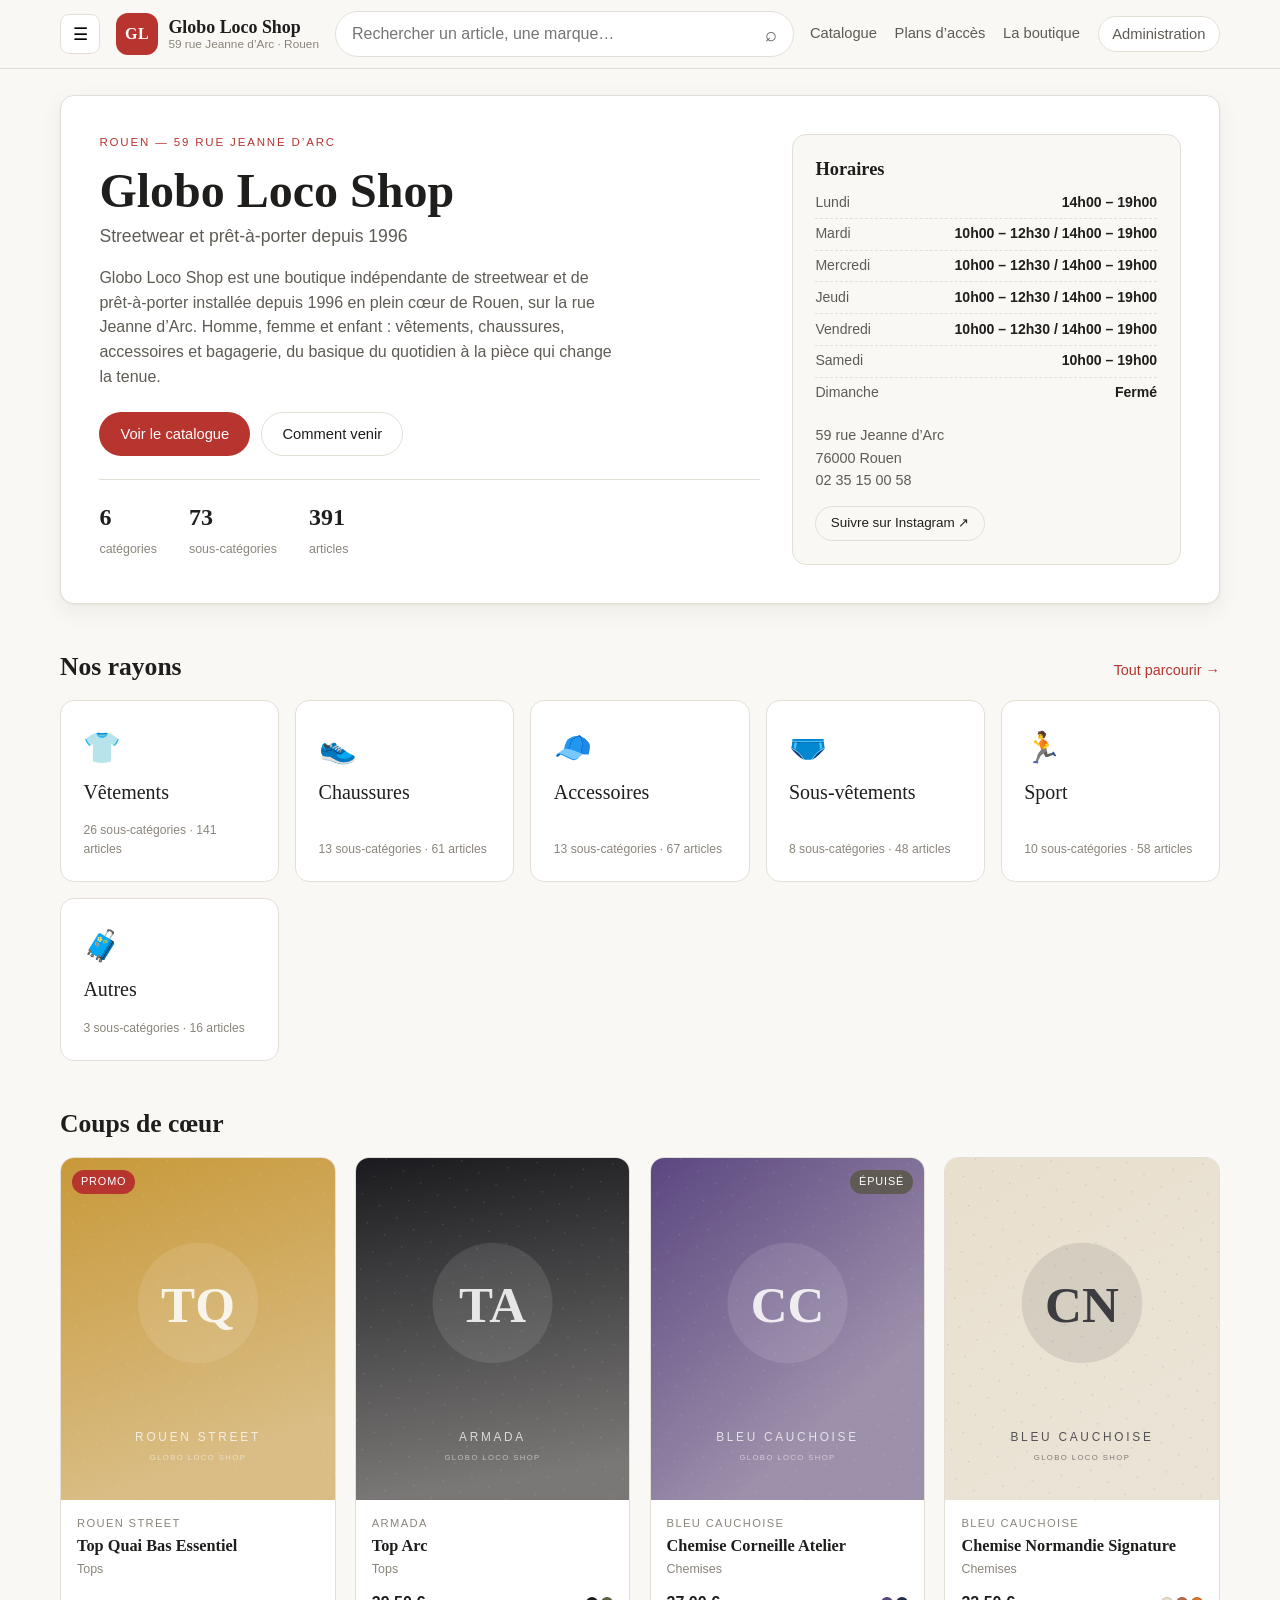
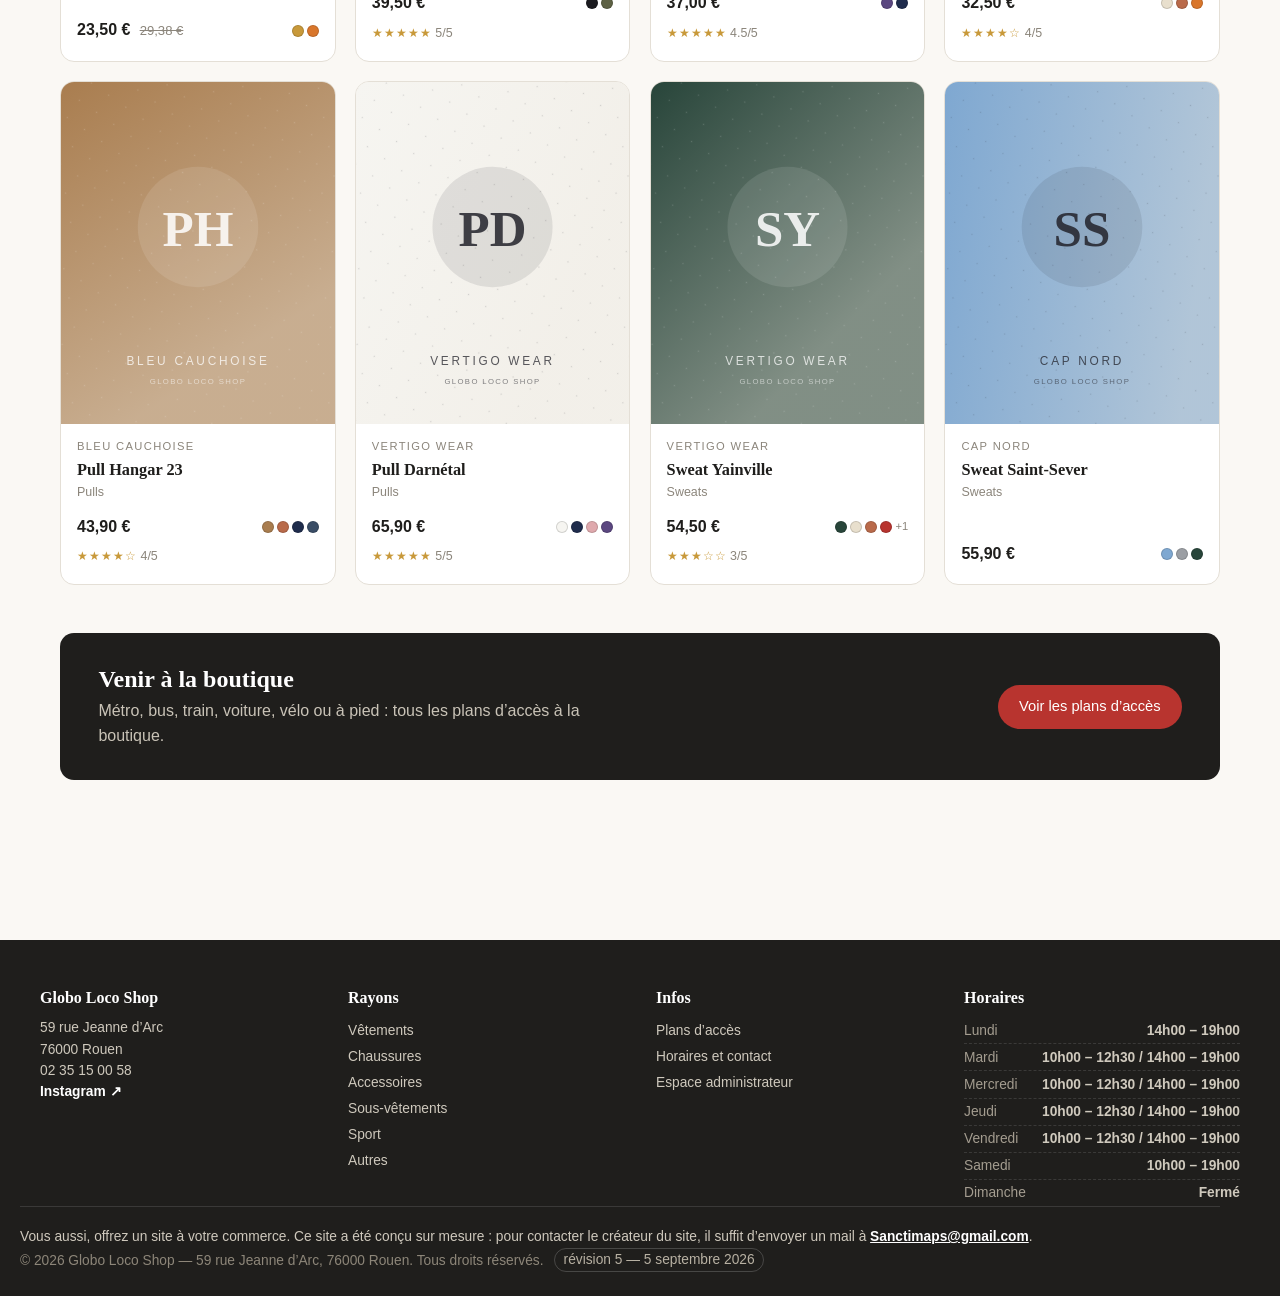
<file: index.html>
<!DOCTYPE html>
<html lang="fr">
  <head>
    <meta charset="utf-8">
    <meta name="viewport" content="width=device-width, initial-scale=1">
    <title>Globo Loco Shop — Boutique de mode et de prêt-à-porter, Rouen</title>
    <meta name="description" content="Globo Loco Shop, boutique de mode et de prêt-à-porter au 59 rue Jeanne d’Arc à Rouen. Catalogue vêtements, chaussures, accessoires, sous-vêtements, sport et bagagerie.">
    <meta name="theme-color" content="#1b1b1f">
    <link rel="icon" href="data:image/svg+xml,%3Csvg xmlns='http://www.w3.org/2000/svg' viewBox='0 0 64 64'%3E%3Crect width='64' height='64' rx='14' fill='%23b8342f'/%3E%3Ctext x='32' y='43' font-family='Georgia,serif' font-size='30' font-weight='700' text-anchor='middle' fill='%23fff'%3EGL%3C/text%3E%3C/svg%3E">
    <link rel="stylesheet" href="assets/css/styles.css">
  </head>
  <body>
    <a class="skip-link" href="#view">Aller au contenu</a>

    <header class="header" id="site-header"></header>

    <main class="main" id="view" tabindex="-1"></main>

    <footer class="footer" id="site-footer"></footer>

    <div id="toast" class="toast" role="status" aria-live="polite"></div>

    <noscript>
      <p style="padding:2rem;text-align:center">
        Cette application nécessite JavaScript. Globo Loco Shop — 59 rue Jeanne d’Arc, 76000 Rouen.
      </p>
    </noscript>

    <script src="assets/js/data.js"></script>
    <script src="assets/js/utils.js"></script>
    <script src="assets/js/store.js"></script>
    <script src="assets/js/views.js"></script>
    <script src="assets/js/admin.js"></script>
    <script src="assets/js/app.js"></script>
  </body>
</html>
</file>
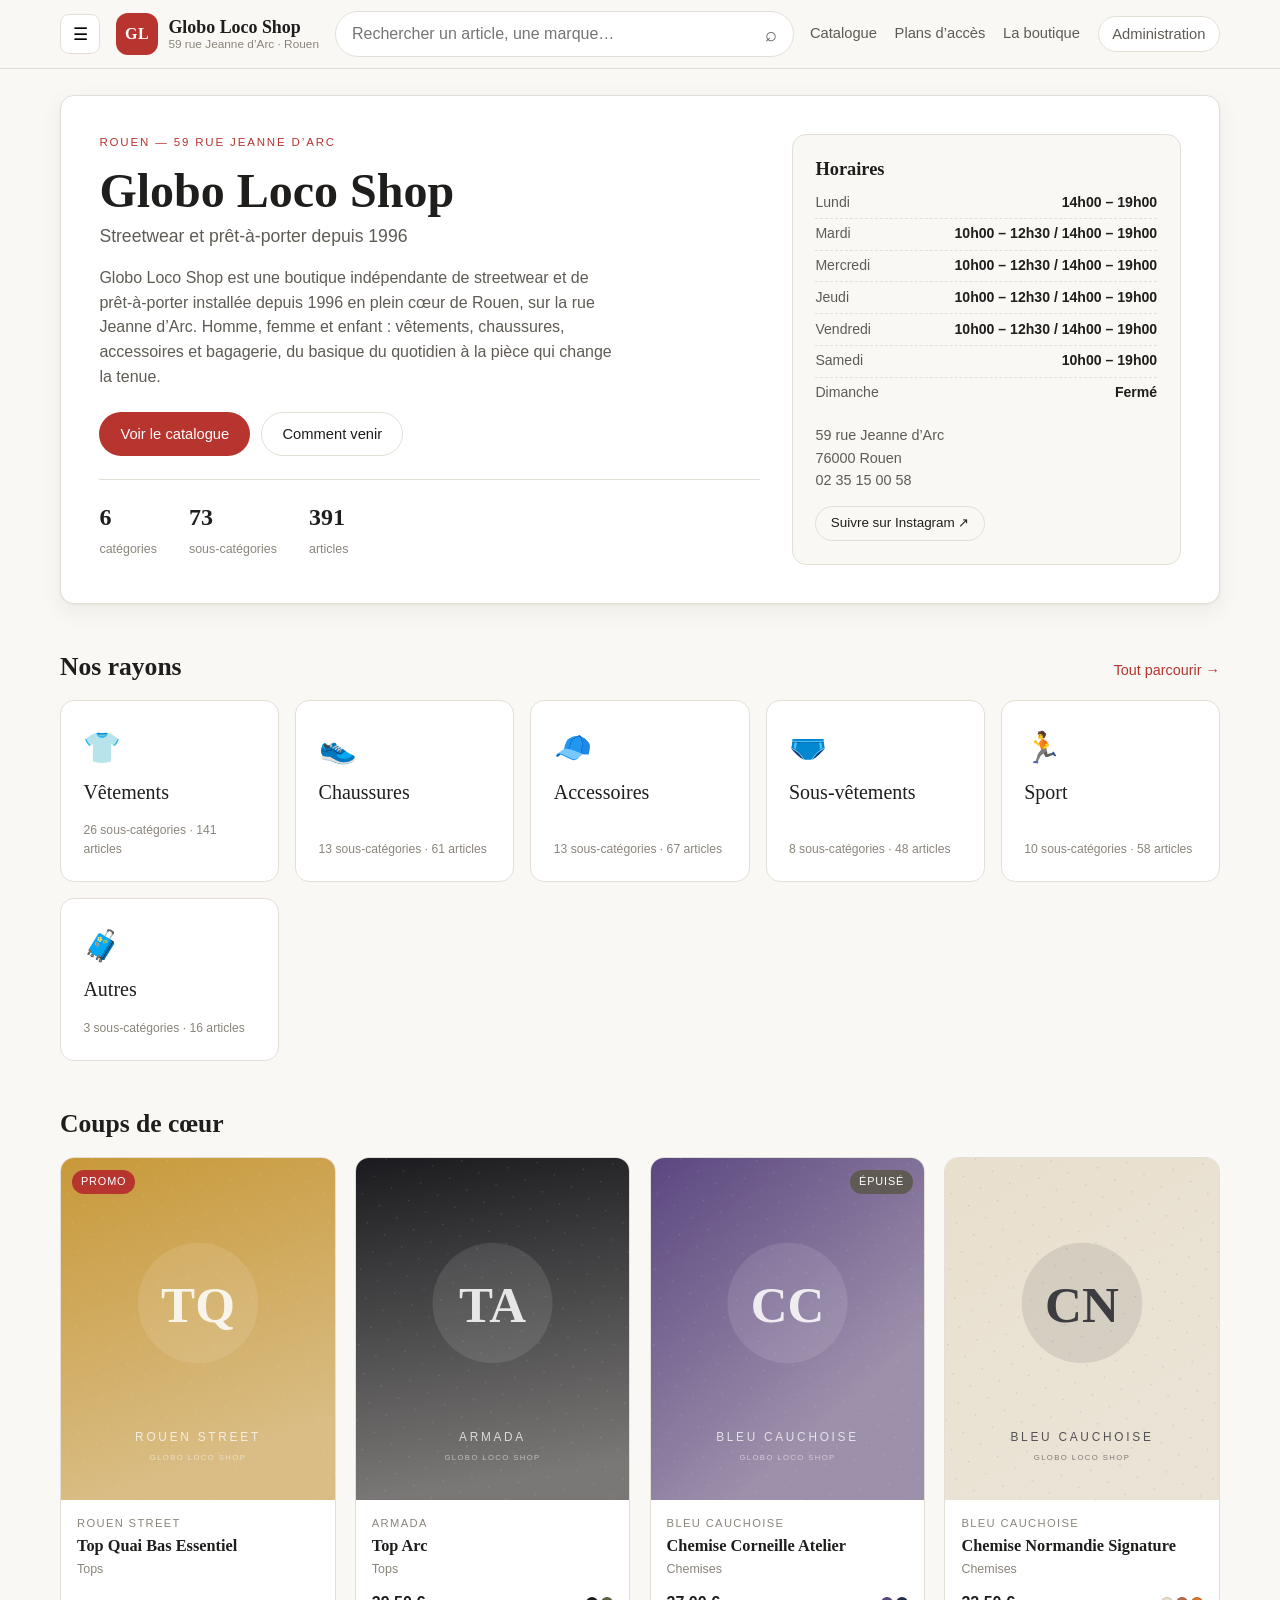
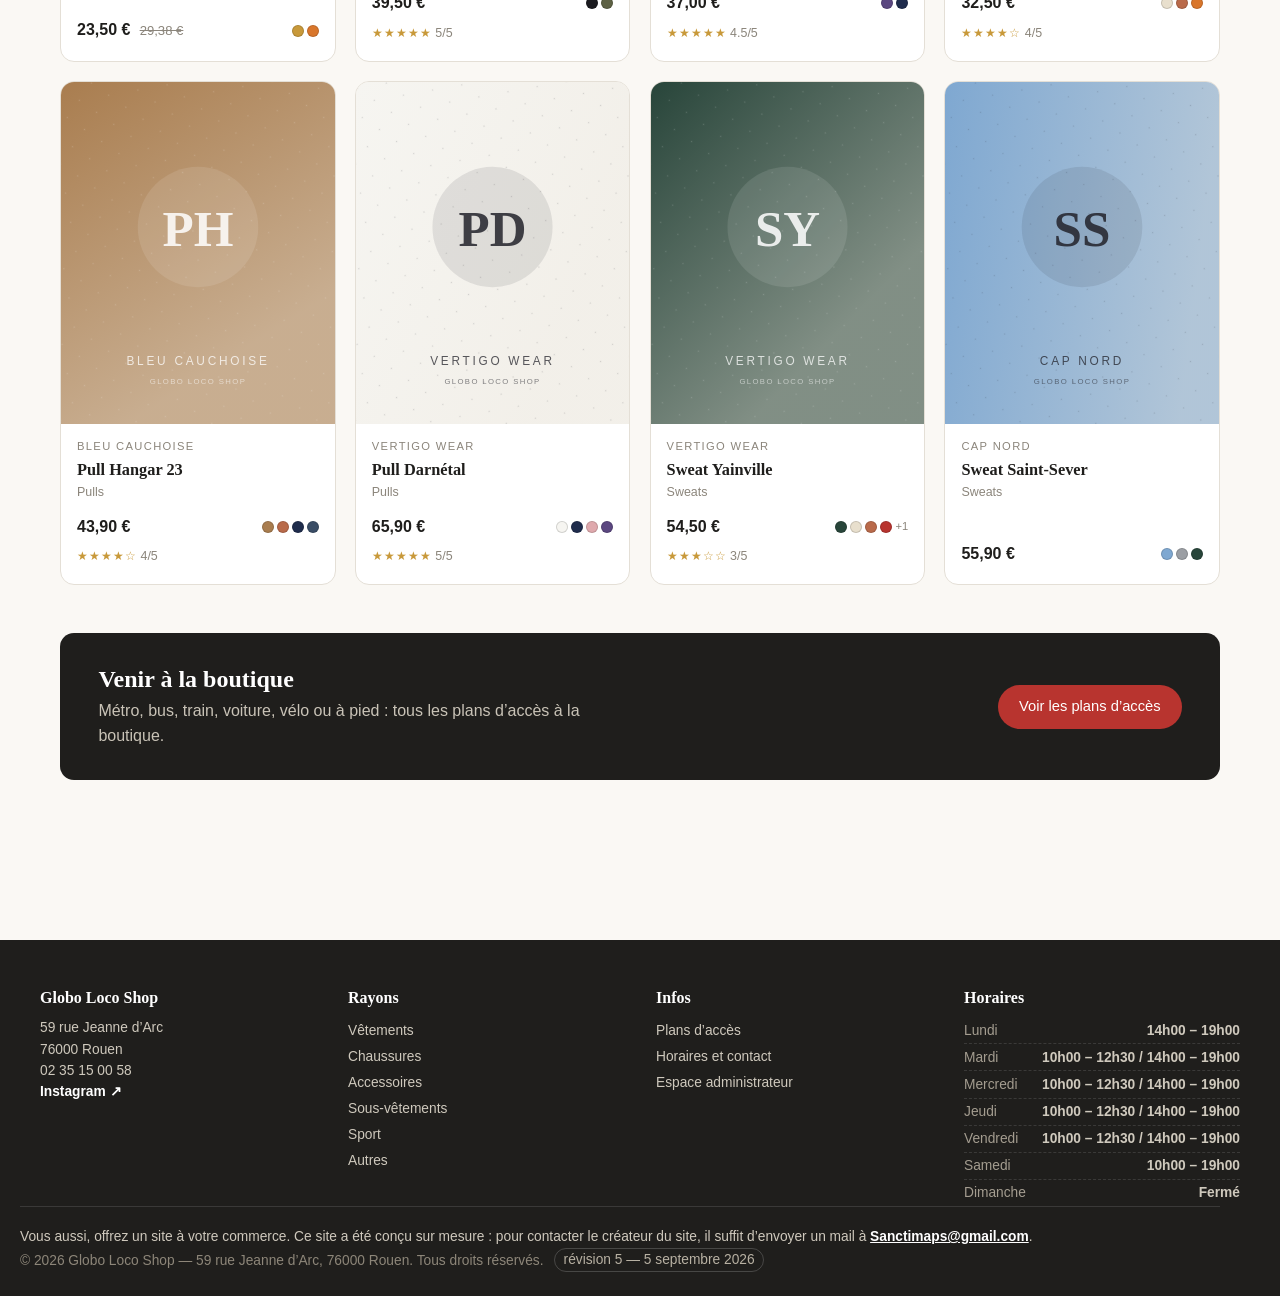
<file: globo-loco-shop.html>
<!DOCTYPE html>
<html lang="fr">
  <head>
    <meta charset="utf-8">
    <meta name="viewport" content="width=device-width, initial-scale=1">
    <title>Globo Loco Shop — Boutique de mode et de prêt-à-porter, Rouen</title>
    <meta name="description" content="Globo Loco Shop, boutique de mode et de prêt-à-porter au 59 rue Jeanne d’Arc à Rouen. Catalogue vêtements, chaussures, accessoires, sous-vêtements, sport et bagagerie.">
    <meta name="theme-color" content="#1b1b1f">
    <link rel="icon" href="data:image/svg+xml,%3Csvg xmlns='http://www.w3.org/2000/svg' viewBox='0 0 64 64'%3E%3Crect width='64' height='64' rx='14' fill='%23b8342f'/%3E%3Ctext x='32' y='43' font-family='Georgia,serif' font-size='30' font-weight='700' text-anchor='middle' fill='%23fff'%3EGL%3C/text%3E%3C/svg%3E">
    <style>
/* =========================================================================
   Globo Loco Shop — Feuille de style
   ========================================================================= */

:root {
  --ink: #1f1e1c;
  --ink-soft: #5f5b54;
  --ink-mute: #8b857b;
  --paper: #faf8f4;
  --surface: #ffffff;
  --line: #e4dfd6;
  --accent: #b8342f;
  --accent-dark: #8f2622;
  --accent-soft: #fbeceb;
  --green: #3f7a4f;
  --radius: 14px;
  --radius-sm: 9px;
  --shadow: 0 1px 2px rgba(31, 30, 28, 0.05), 0 8px 24px rgba(31, 30, 28, 0.06);
  --shadow-lift: 0 2px 6px rgba(31, 30, 28, 0.08), 0 18px 40px rgba(31, 30, 28, 0.1);
  --max: 1200px;
  --font: "Inter", "Helvetica Neue", Helvetica, Arial, sans-serif;
  --serif: Georgia, "Times New Roman", serif;
}

* { box-sizing: border-box; }

html {
  scroll-behavior: smooth;
  /* L'en-tête est collant : on décale les ancres pour qu'il ne les masque pas. */
  scroll-padding-top: 92px;
}

body {
  margin: 0;
  font-family: var(--font);
  color: var(--ink);
  background: var(--paper);
  line-height: 1.55;
  -webkit-font-smoothing: antialiased;
}

img { max-width: 100%; display: block; }

a { color: inherit; }

h1, h2, h3 { font-family: var(--serif); line-height: 1.2; margin: 0 0 0.4em; }

.skip-link {
  position: absolute;
  left: -9999px;
  background: var(--ink);
  color: #fff;
  padding: 0.7rem 1rem;
  z-index: 100;
}
.skip-link:focus { left: 1rem; top: 1rem; }

/* ------------------------------ En-tête ------------------------------ */

.header {
  position: sticky;
  top: 0;
  z-index: 40;
  background: rgba(250, 248, 244, 0.94);
  backdrop-filter: blur(8px);
  border-bottom: 1px solid var(--line);
}

.header__bar {
  max-width: var(--max);
  margin: 0 auto;
  padding: 0.7rem 1.25rem;
  display: flex;
  align-items: center;
  gap: 1rem;
}

.burger {
  border: 1px solid var(--line);
  background: var(--surface);
  border-radius: var(--radius-sm);
  width: 40px;
  height: 40px;
  font-size: 1.05rem;
  cursor: pointer;
  flex: none;
}

.brand {
  display: flex;
  align-items: center;
  gap: 0.65rem;
  text-decoration: none;
  flex: none;
}
.brand__mark {
  width: 42px;
  height: 42px;
  border-radius: 12px;
  background: var(--accent);
  color: #fff;
  display: grid;
  place-items: center;
  font-family: var(--serif);
  font-weight: 700;
  letter-spacing: 0.5px;
}
.brand__logo {
  width: 42px;
  height: 42px;
  border-radius: 12px;
  overflow: hidden;
  display: grid;
  place-items: center;
  background: var(--surface);
  border: 1px solid var(--line);
  flex: none;
}
.brand__logo img { width: 100%; height: 100%; object-fit: contain; }
.brand__text { display: flex; flex-direction: column; line-height: 1.15; }
.brand__text b { font-family: var(--serif); font-size: 1.12rem; }
.brand__text em { font-style: normal; font-size: 0.74rem; color: var(--ink-mute); }

.search {
  flex: 1 1 auto;
  display: flex;
  min-width: 140px;
  border: 1px solid var(--line);
  background: var(--surface);
  border-radius: 999px;
  overflow: hidden;
}
.search input {
  flex: 1;
  border: 0;
  padding: 0.6rem 1rem;
  font: inherit;
  background: transparent;
  outline: none;
  min-width: 0;
}
.search button {
  border: 0;
  background: transparent;
  padding: 0 1rem;
  font-size: 1.25rem;
  cursor: pointer;
  color: var(--ink-soft);
}

.header__links { display: flex; align-items: center; gap: 1.1rem; flex: none; }
.header__links a {
  text-decoration: none;
  font-size: 0.92rem;
  color: var(--ink-soft);
  padding: 0.3rem 0;
  border-bottom: 2px solid transparent;
}
.header__links a:hover { color: var(--ink); }
.header__links a.is-active { color: var(--ink); border-bottom-color: var(--accent); }
.header__admin {
  border: 1px solid var(--line) !important;
  border-radius: 999px;
  padding: 0.34rem 0.85rem !important;
  background: var(--surface);
}

/* `display: grid` l'emporterait sur l'attribut hidden : on le neutralise. */
.megamenu[hidden] { display: none; }

.megamenu {
  display: block;
  border-top: 1px solid var(--line);
  background: var(--surface);
  max-height: 76vh;
  overflow: auto;
}
.megamenu__inner {
  max-width: var(--max);
  margin: 0 auto;
  padding: 0.75rem 1.25rem 1.1rem;
}

/* Rayons repliés : on déplie pour voir les sous-catégories. */
.megamenu__group { border-bottom: 1px solid var(--line); }
.megamenu__group:last-child { border-bottom: 0; }
.megamenu__group summary {
  display: flex;
  align-items: center;
  gap: 0.7rem;
  padding: 0.75rem 0.25rem;
  cursor: pointer;
  list-style: none;
}
.megamenu__group summary::-webkit-details-marker { display: none; }
.megamenu__group summary:hover .megamenu__name { color: var(--accent); }
.megamenu__emoji { font-size: 1.25rem; }
.megamenu__name { font-family: var(--serif); font-size: 1.08rem; }
.megamenu__count { font-size: 0.76rem; color: var(--ink-mute); margin-left: auto; }
.megamenu__chevron {
  color: var(--ink-mute);
  font-size: 0.8rem;
  transition: transform 0.15s ease;
}
.megamenu__group[open] .megamenu__chevron { transform: rotate(180deg); }
.megamenu__group[open] summary { border-bottom: 1px dashed var(--line); }

.megamenu ul {
  list-style: none;
  margin: 0;
  padding: 0.7rem 0 1rem 2rem;
  display: grid;
  grid-template-columns: repeat(auto-fill, minmax(170px, 1fr));
  gap: 0.1rem 1rem;
}
.megamenu li a {
  text-decoration: none;
  font-size: 0.87rem;
  color: var(--ink-soft);
  display: block;
  padding: 0.22rem 0;
}
.megamenu li a:hover { color: var(--accent); }
.megamenu__all a { color: var(--accent); font-weight: 600; }

/* ------------------------------ Layout ------------------------------- */

.main {
  max-width: var(--max);
  margin: 0 auto;
  padding: 1.6rem 1.25rem 4rem;
  outline: none;
}

.section { margin: 3rem 0; }
.section__head {
  display: flex;
  align-items: baseline;
  justify-content: space-between;
  gap: 1rem;
  margin-bottom: 1.1rem;
}
.section__head h2 { margin: 0; font-size: 1.6rem; }
.link { text-decoration: none; color: var(--accent); font-size: 0.9rem; }

.page-head { margin: 0.6rem 0 1.8rem; max-width: 70ch; }
.page-head h1 { font-size: 2.2rem; }
.page-head p { color: var(--ink-soft); margin: 0.3rem 0; }
.page-head__note { font-size: 0.9rem; color: var(--ink-mute); font-style: italic; }

.breadcrumb ol {
  list-style: none;
  display: flex;
  flex-wrap: wrap;
  gap: 0.4rem;
  margin: 0 0 1rem;
  padding: 0;
  font-size: 0.82rem;
  color: var(--ink-mute);
}
.breadcrumb li + li::before { content: "›"; margin-right: 0.4rem; }
.breadcrumb a { color: var(--ink-soft); text-decoration: none; }
.breadcrumb a:hover { color: var(--accent); }

.empty {
  padding: 2rem;
  text-align: center;
  color: var(--ink-mute);
  background: var(--surface);
  border: 1px dashed var(--line);
  border-radius: var(--radius);
}
.muted { color: var(--ink-mute); }

/* ------------------------------- Hero -------------------------------- */

.hero {
  display: grid;
  grid-template-columns: 1.7fr 1fr;
  gap: 2rem;
  align-items: start;
  background: var(--surface);
  border: 1px solid var(--line);
  border-radius: var(--radius);
  padding: 2.4rem;
  box-shadow: var(--shadow);
}
.hero__eyebrow {
  text-transform: uppercase;
  letter-spacing: 0.16em;
  font-size: 0.72rem;
  color: var(--accent);
  margin: 0 0 0.6rem;
}
.hero h1 { font-size: 3rem; margin: 0 0 0.2rem; }
.hero__tagline { font-size: 1.1rem; color: var(--ink-soft); margin: 0 0 1rem; }
.hero__about { max-width: 58ch; color: var(--ink-soft); }
.hero__actions { display: flex; gap: 0.7rem; flex-wrap: wrap; margin: 1.4rem 0; }
.hero__stats {
  list-style: none;
  display: flex;
  gap: 2rem;
  padding: 1.2rem 0 0;
  margin: 0;
  border-top: 1px solid var(--line);
}
.hero__stats strong { display: block; font-size: 1.5rem; font-family: var(--serif); }
.hero__stats span { font-size: 0.78rem; color: var(--ink-mute); }
.hero__card {
  background: var(--paper);
  border: 1px solid var(--line);
  border-radius: var(--radius);
  padding: 1.4rem;
}
.hero__card h2 { font-size: 1.15rem; }
.hero__contact { font-size: 0.9rem; color: var(--ink-soft); margin-top: 1rem; }

.hours { list-style: none; margin: 0; padding: 0; font-size: 0.88rem; }
.hours li {
  display: flex;
  justify-content: space-between;
  gap: 1rem;
  padding: 0.28rem 0;
  border-bottom: 1px dashed var(--line);
}
.hours li:last-child { border-bottom: 0; }
.hours span { color: var(--ink-soft); }

.band {
  background: var(--ink);
  color: #f4f1ea;
  border-radius: var(--radius);
  padding: 2rem 2.4rem;
}
.band__inner {
  display: flex;
  align-items: center;
  justify-content: space-between;
  gap: 1.5rem;
  flex-wrap: wrap;
}
.band h2 { color: #fff; margin: 0 0 0.3rem; }
.band p { margin: 0; color: #c9c3b7; max-width: 60ch; }

/* ---------------------------- Catégories ----------------------------- */

.cats {
  display: grid;
  grid-template-columns: repeat(auto-fill, minmax(215px, 1fr));
  gap: 1rem;
}
.cat {
  background: var(--surface);
  border: 1px solid var(--line);
  border-radius: var(--radius);
  padding: 1.4rem;
  text-decoration: none;
  display: flex;
  flex-direction: column;
  gap: 0.35rem;
  transition: transform 0.15s ease, box-shadow 0.15s ease, border-color 0.15s ease;
}
.cat:hover {
  transform: translateY(-3px);
  box-shadow: var(--shadow-lift);
  border-color: #d5cec1;
}
.cat__emoji { font-size: 1.9rem; }
.cat__name { font-family: var(--serif); font-size: 1.25rem; }
.cat__desc { font-size: 0.87rem; color: var(--ink-soft); }
.cat__count { font-size: 0.76rem; color: var(--ink-mute); margin-top: auto; padding-top: 0.5rem; }
.cats--large .cat { padding: 1.8rem; }

.subs {
  display: grid;
  grid-template-columns: repeat(auto-fill, minmax(220px, 1fr));
  gap: 0.7rem;
}
.sub {
  background: var(--surface);
  border: 1px solid var(--line);
  border-radius: var(--radius-sm);
  padding: 0.95rem 1.1rem;
  text-decoration: none;
  display: flex;
  justify-content: space-between;
  align-items: center;
  gap: 0.75rem;
  transition: border-color 0.15s ease, background 0.15s ease;
}
.sub:hover { border-color: var(--accent); background: var(--accent-soft); }
.sub__name { font-weight: 600; font-size: 0.95rem; }
.sub__count { font-size: 0.74rem; color: var(--ink-mute); white-space: nowrap; }

/* ------------------------------ Cartes ------------------------------- */

.grid {
  display: grid;
  grid-template-columns: repeat(auto-fill, minmax(230px, 1fr));
  gap: 1.2rem;
}
.card {
  background: var(--surface);
  border: 1px solid var(--line);
  border-radius: var(--radius);
  overflow: hidden;
  text-decoration: none;
  display: flex;
  flex-direction: column;
  transition: transform 0.15s ease, box-shadow 0.15s ease;
}
.card:hover { transform: translateY(-4px); box-shadow: var(--shadow-lift); }
.card__media { position: relative; aspect-ratio: 4 / 5; background: #eee9e0; }
.card__media img { width: 100%; height: 100%; object-fit: cover; }
.badge {
  position: absolute;
  top: 0.7rem;
  left: 0.7rem;
  background: var(--accent);
  color: #fff;
  font-size: 0.68rem;
  letter-spacing: 0.08em;
  text-transform: uppercase;
  padding: 0.22rem 0.55rem;
  border-radius: 999px;
}
.badge--out { background: var(--ink-soft); left: auto; right: 0.7rem; }
.card__body { padding: 0.9rem 1rem 1.1rem; display: flex; flex-direction: column; gap: 0.15rem; flex: 1; }
.card__brand {
  font-size: 0.7rem;
  text-transform: uppercase;
  letter-spacing: 0.12em;
  color: var(--ink-mute);
  margin: 0;
}
.card__title { font-size: 1.02rem; margin: 0.1rem 0; }
.card__meta { font-size: 0.78rem; color: var(--ink-mute); margin: 0; }
.card__footer {
  margin-top: auto;
  padding-top: 0.6rem;
  display: flex;
  align-items: center;
  justify-content: space-between;
  gap: 0.5rem;
}
.price { font-weight: 700; font-size: 1rem; }
.price s { font-weight: 400; color: var(--ink-mute); font-size: 0.82rem; margin-left: 0.3rem; }
.card__rating { margin: 0.35rem 0 0; font-size: 0.78rem; color: var(--ink-mute); }

.dots { display: inline-flex; align-items: center; gap: 3px; }
.dot {
  width: 12px;
  height: 12px;
  border-radius: 50%;
  display: inline-block;
  border: 1px solid rgba(0, 0, 0, 0.15);
}
.dots__more { font-size: 0.7rem; color: var(--ink-mute); font-style: normal; }

.stars { color: #c8993a; letter-spacing: 1px; }
.stars--empty { color: var(--line); }

/* ------------------------------ Filtres ------------------------------ */

.filters {
  display: flex;
  flex-wrap: wrap;
  gap: 0.8rem;
  align-items: flex-end;
  background: var(--surface);
  border: 1px solid var(--line);
  border-radius: var(--radius);
  padding: 1rem 1.15rem;
  margin-bottom: 1rem;
}
.filters label {
  display: flex;
  flex-direction: column;
  gap: 0.25rem;
  font-size: 0.75rem;
  color: var(--ink-mute);
  text-transform: uppercase;
  letter-spacing: 0.08em;
}
.filters select {
  font: inherit;
  font-size: 0.9rem;
  text-transform: none;
  letter-spacing: 0;
  color: var(--ink);
  padding: 0.45rem 0.6rem;
  border: 1px solid var(--line);
  border-radius: var(--radius-sm);
  background: var(--paper);
  min-width: 150px;
}
.result-count { font-size: 0.85rem; color: var(--ink-mute); margin: 0 0 1rem; }

/* ---------------------------- Fiche produit -------------------------- */

.product { display: block; }

.product__gallery {
  background: var(--surface);
  border: 1px solid var(--line);
  border-radius: var(--radius);
  padding: 1.2rem;
  margin-bottom: 1.6rem;
}
.gallery__main {
  width: 100%;
  max-width: 500px;
  margin: 0 auto;
  aspect-ratio: 4 / 5;
  background: #eee9e0;
  border-radius: var(--radius-sm);
  overflow: hidden;
}
.gallery__main img { width: 100%; height: 100%; object-fit: contain; }
.gallery__thumbs {
  display: flex;
  justify-content: center;
  gap: 0.6rem;
  margin-top: 0.9rem;
  flex-wrap: wrap;
}
.gallery__note { text-align: center; }
.thumb {
  position: relative;
  width: 78px;
  height: 96px;
  padding: 0;
  border: 2px solid var(--line);
  border-radius: var(--radius-sm);
  overflow: hidden;
  background: #eee9e0;
  cursor: pointer;
}
.thumb.is-active { border-color: var(--accent); }
.thumb img { width: 100%; height: 100%; object-fit: cover; }
.thumb__tools {
  position: absolute;
  inset: auto 0 0 0;
  display: flex;
  justify-content: space-between;
  background: rgba(31, 30, 28, 0.75);
}
.thumb__tools i {
  color: #fff;
  font-style: normal;
  font-size: 0.7rem;
  padding: 0.15rem 0.3rem;
  cursor: pointer;
}
.thumb__tools i:hover { background: var(--accent); }
.gallery__note { font-size: 0.78rem; color: var(--ink-mute); margin: 0.7rem 0 0; }

.gallery__admin {
  margin-top: 1rem;
  padding-top: 1rem;
  border-top: 1px dashed var(--line);
}
.gallery__admin-title {
  font-size: 0.72rem;
  text-transform: uppercase;
  letter-spacing: 0.12em;
  color: var(--ink-mute);
  margin: 0 0 0.6rem;
}
.gallery__admin-row { display: flex; gap: 0.6rem; flex-wrap: wrap; align-items: center; }
.gallery__admin-row input[type="url"] {
  flex: 1 1 260px;
  font: inherit;
  font-size: 0.88rem;
  padding: 0.45rem 0.7rem;
  border: 1px solid var(--line);
  border-radius: var(--radius-sm);
  background: var(--paper);
}

.product__info {
  background: var(--surface);
  border: 1px solid var(--line);
  border-radius: var(--radius);
  padding: 1.8rem;
  margin-bottom: 1.6rem;
}
.product__brand {
  text-transform: uppercase;
  letter-spacing: 0.14em;
  font-size: 0.74rem;
  color: var(--ink-mute);
  margin: 0;
}
.product__info h1 { font-size: 2rem; margin: 0.2rem 0 0.5rem; }
.product__price { font-size: 1.5rem; font-weight: 700; margin: 0 0 0.35rem; }
.product__price s { font-size: 1rem; font-weight: 400; color: var(--ink-mute); }
.product__rating { margin: 0 0 0.5rem; font-size: 0.88rem; color: var(--ink-soft); }
.product__stock { font-size: 0.85rem; margin: 0 0 1.4rem; }
.product__stock.in { color: var(--green); }
.product__stock.out { color: var(--accent); }

.specs {
  display: grid;
  grid-template-columns: repeat(auto-fit, minmax(230px, 1fr));
  gap: 1.3rem;
  border-top: 1px solid var(--line);
  padding-top: 1.4rem;
}
.spec h2 {
  font-family: var(--font);
  font-size: 0.74rem;
  text-transform: uppercase;
  letter-spacing: 0.12em;
  color: var(--ink-mute);
  margin: 0 0 0.5rem;
}
.spec p { margin: 0; color: var(--ink-soft); }
.spec--wide { grid-column: 1 / -1; }

.sizes { list-style: none; display: flex; flex-wrap: wrap; gap: 0.4rem; margin: 0; padding: 0; }
.sizes li {
  border: 1px solid var(--line);
  border-radius: var(--radius-sm);
  padding: 0.3rem 0.7rem;
  font-size: 0.85rem;
  background: var(--paper);
}

.colors { list-style: none; display: flex; flex-wrap: wrap; gap: 0.45rem; margin: 0; padding: 0; }
.color {
  display: inline-flex;
  align-items: center;
  gap: 0.4rem;
  border: 1px solid var(--line);
  background: var(--paper);
  border-radius: 999px;
  padding: 0.25rem 0.7rem 0.25rem 0.3rem;
  font: inherit;
  font-size: 0.82rem;
  cursor: pointer;
}
.color.is-active { border-color: var(--accent); background: var(--accent-soft); }
.color i {
  width: 17px;
  height: 17px;
  border-radius: 50%;
  border: 1px solid rgba(0, 0, 0, 0.18);
}

.details { list-style: none; margin: 0; padding: 0; font-size: 0.88rem; }
.details li {
  display: flex;
  justify-content: space-between;
  gap: 1rem;
  padding: 0.35rem 0;
  border-bottom: 1px dashed var(--line);
}
.details span { color: var(--ink-mute); }

.product__admin-link { margin: 1.4rem 0 0; }

/* ------------------------------- Avis -------------------------------- */

.product__reviews,
.product__similar {
  background: var(--surface);
  border: 1px solid var(--line);
  border-radius: var(--radius);
  padding: 1.8rem;
  margin-bottom: 1.6rem;
}
.product__reviews h2,
.product__similar h2 { font-size: 1.35rem; }

.reviews { list-style: none; margin: 0 0 1.6rem; padding: 0; }
.review { border-bottom: 1px solid var(--line); padding: 0.9rem 0; }
.review:last-child { border-bottom: 0; }
.review__head { display: flex; align-items: center; gap: 0.6rem; margin: 0 0 0.25rem; font-size: 0.9rem; }
.review__head time { color: var(--ink-mute); font-size: 0.78rem; margin-left: auto; }
.review__body { margin: 0; color: var(--ink-soft); }

.review-form {
  background: var(--paper);
  border: 1px solid var(--line);
  border-radius: var(--radius);
  padding: 1.2rem;
  display: flex;
  flex-direction: column;
  gap: 0.7rem;
}
.review-form h3 { font-size: 1.05rem; margin: 0; }
.review-form__row { display: flex; gap: 0.8rem; flex-wrap: wrap; }
.review-form label { display: flex; flex-direction: column; gap: 0.25rem; font-size: 0.82rem; color: var(--ink-soft); flex: 1 1 200px; }
.review-form input,
.review-form select,
.review-form textarea {
  font: inherit;
  font-size: 0.92rem;
  padding: 0.5rem 0.7rem;
  border: 1px solid var(--line);
  border-radius: var(--radius-sm);
  background: var(--surface);
  color: var(--ink);
}
.review-form button { align-self: flex-start; }

/* -------------------------- Produits similaires ---------------------- */

.similar-list {
  list-style: none;
  margin: 0;
  padding: 0;
  display: grid;
  gap: 0.5rem;
}
.similar-list a {
  display: flex;
  align-items: center;
  gap: 0.9rem;
  text-decoration: none;
  border: 1px solid var(--line);
  border-radius: var(--radius-sm);
  padding: 0.5rem 0.9rem 0.5rem 0.5rem;
  background: var(--paper);
  transition: border-color 0.15s ease, background 0.15s ease;
}
.similar-list a:hover { border-color: var(--accent); background: var(--accent-soft); }
.similar-list img { width: 54px; height: 66px; object-fit: cover; border-radius: 6px; flex: none; }
.similar__text { display: flex; flex-direction: column; flex: 1; min-width: 0; }
.similar__text b { font-size: 0.95rem; }
.similar__text em { font-style: normal; font-size: 0.78rem; color: var(--ink-mute); }
.similar__price { font-weight: 700; white-space: nowrap; }

/* --------------------------- Plans d'accès --------------------------- */

.map {
  margin: 0 0 1.4rem;
  background: var(--surface);
  border: 1px solid var(--line);
  border-radius: var(--radius);
  padding: 1rem;
  overflow: hidden;
}
.map svg { width: 100%; height: auto; border-radius: var(--radius-sm); }
.map figcaption { font-size: 0.78rem; color: var(--ink-mute); margin-top: 0.7rem; text-align: center; }

.itineraries { display: flex; flex-wrap: wrap; gap: 0.6rem; margin-bottom: 2rem; }

.access-grid {
  display: grid;
  grid-template-columns: repeat(auto-fill, minmax(290px, 1fr));
  gap: 1rem;
}
.access {
  background: var(--surface);
  border: 1px solid var(--line);
  border-radius: var(--radius);
  padding: 1.4rem;
}
.access h2 { font-size: 1.2rem; margin: 0 0 0.2rem; }
.access__summary { font-size: 0.85rem; color: var(--ink-mute); margin: 0 0 0.8rem; }
.access ul { margin: 0; padding-left: 1.1rem; font-size: 0.9rem; color: var(--ink-soft); }
.access li { margin-bottom: 0.4rem; }

.disclaimer {
  margin-top: 2rem;
  font-size: 0.82rem;
  color: var(--ink-mute);
  background: var(--surface);
  border: 1px dashed var(--line);
  border-radius: var(--radius);
  padding: 1rem 1.2rem;
}

/* ------------------------------ Magasin ------------------------------ */

.store-grid {
  display: grid;
  grid-template-columns: repeat(auto-fit, minmax(260px, 1fr));
  gap: 1rem;
}
.cta-line { margin-top: 1.6rem; }
.social a { color: var(--accent); text-decoration: none; font-weight: 600; }
.social a:hover { text-decoration: underline; }
.panel--full { grid-column: 1 / -1; }

.brand-list {
  list-style: none;
  display: flex;
  flex-wrap: wrap;
  gap: 0.4rem;
  margin: 0 0 0.8rem;
  padding: 0;
}
.brand-list li {
  border: 1px solid var(--line);
  background: var(--paper);
  border-radius: 999px;
  padding: 0.25rem 0.75rem;
  font-size: 0.84rem;
}

/* Encart de contact du créateur du site. */
.credit {
  margin-top: 2rem;
  background: var(--accent-soft);
  border: 1px solid #eecfcd;
  border-radius: var(--radius);
  padding: 1.4rem 1.6rem;
}
.credit h2 { font-size: 1.15rem; margin: 0 0 0.3rem; }
.credit p { margin: 0; color: var(--ink-soft); font-size: 0.92rem; }
.credit a { color: var(--accent); font-weight: 600; }

.hero__social { margin: 0.9rem 0 0; }

/* ------------------------------ Boutons ------------------------------ */

.btn {
  display: inline-flex;
  align-items: center;
  justify-content: center;
  gap: 0.4rem;
  border: 1px solid transparent;
  border-radius: 999px;
  padding: 0.6rem 1.25rem;
  font: inherit;
  font-size: 0.92rem;
  font-weight: 500;
  text-decoration: none;
  cursor: pointer;
  background: var(--surface);
  color: var(--ink);
  transition: background 0.15s ease, color 0.15s ease, border-color 0.15s ease;
}
.btn--primary { background: var(--accent); color: #fff; }
.btn--primary:hover { background: var(--accent-dark); }
.btn--ghost { background: transparent; border-color: var(--line); color: var(--ink); }
.btn--ghost:hover { border-color: var(--ink-soft); }
.btn--danger-ghost { background: transparent; border-color: #e6c4c2; color: var(--accent); }
.btn--danger-ghost:hover { background: var(--accent-soft); }
.btn--small { padding: 0.4rem 0.9rem; font-size: 0.84rem; }
.btn--tiny { padding: 0.24rem 0.6rem; font-size: 0.76rem; border-radius: 7px; }
.btn input[type="file"] { display: none; }

.chip {
  display: inline-flex;
  align-items: center;
  gap: 0.3rem;
  border: 1px solid var(--line);
  background: var(--surface);
  border-radius: 999px;
  padding: 0.18rem 0.6rem;
  font: inherit;
  font-size: 0.78rem;
  cursor: pointer;
  text-decoration: none;
  color: var(--ink-soft);
  margin: 0.12rem 0.05rem;
}
.chip:hover { border-color: var(--accent); color: var(--accent); }
.chip i { width: 12px; height: 12px; border-radius: 50%; display: inline-block; }
.chip--all { border-style: dashed; }

/* --------------------------- Administration -------------------------- */

.admin-gate {
  max-width: 480px;
  margin: 3rem auto;
  background: var(--surface);
  border: 1px solid var(--line);
  border-radius: var(--radius);
  padding: 2.2rem;
  box-shadow: var(--shadow);
}
.admin-gate h1 { font-size: 1.7rem; }
.gate-form { display: flex; flex-direction: column; gap: 0.8rem; margin: 1.4rem 0; }
.gate-form label { display: flex; flex-direction: column; gap: 0.3rem; font-size: 0.85rem; color: var(--ink-soft); }
.gate-form input {
  font: inherit;
  padding: 0.6rem 0.8rem;
  border: 1px solid var(--line);
  border-radius: var(--radius-sm);
  background: var(--paper);
  color: var(--ink);
}
.gate-error {
  color: var(--accent);
  font-size: 0.85rem;
  background: var(--accent-soft);
  border-radius: var(--radius-sm);
  padding: 0.5rem 0.8rem;
  margin: 0;
}
.gate-hint { font-size: 0.82rem; color: var(--ink-mute); }
.gate-hint code {
  background: var(--paper);
  border: 1px solid var(--line);
  border-radius: 5px;
  padding: 0.1rem 0.4rem;
}

.admin__head {
  display: flex;
  align-items: flex-start;
  justify-content: space-between;
  gap: 1rem;
  flex-wrap: wrap;
  margin-bottom: 1.2rem;
}
.admin__head h1 { font-size: 1.9rem; margin: 0; }
.admin__head p { margin: 0.2rem 0 0; color: var(--ink-mute); font-size: 0.88rem; }

.admin__tabs {
  display: flex;
  flex-wrap: wrap;
  gap: 0.4rem;
  border-bottom: 1px solid var(--line);
  margin-bottom: 1.5rem;
}
.admin__tab {
  text-decoration: none;
  font-size: 0.88rem;
  padding: 0.55rem 0.95rem;
  border: 1px solid transparent;
  border-bottom: 0;
  border-radius: var(--radius-sm) var(--radius-sm) 0 0;
  color: var(--ink-soft);
  margin-bottom: -1px;
}
.admin__tab.is-active {
  background: var(--surface);
  border-color: var(--line);
  color: var(--ink);
  font-weight: 600;
}

.panel {
  background: var(--surface);
  border: 1px solid var(--line);
  border-radius: var(--radius);
  padding: 1.5rem;
  margin-bottom: 1.2rem;
}
.panel h2 { font-size: 1.2rem; }
.panel--narrow { max-width: 520px; }
.panel hr { border: 0; border-top: 1px solid var(--line); margin: 1.2rem 0; }

.kpis { display: grid; grid-template-columns: repeat(auto-fit, minmax(140px, 1fr)); gap: 0.8rem; margin-bottom: 1.2rem; }
.kpi {
  background: var(--surface);
  border: 1px solid var(--line);
  border-radius: var(--radius);
  padding: 1.1rem 1.3rem;
}
.kpi strong { display: block; font-family: var(--serif); font-size: 1.9rem; }
.kpi span { font-size: 0.78rem; color: var(--ink-mute); }

.checklist { margin: 0; padding-left: 1.1rem; font-size: 0.9rem; color: var(--ink-soft); }
.checklist li { margin-bottom: 0.3rem; }

.bars { list-style: none; margin: 0; padding: 0; }
.bars li { display: flex; align-items: center; gap: 0.8rem; padding: 0.3rem 0; font-size: 0.88rem; }
.bars span { flex: 0 0 190px; }
.bars i { height: 10px; background: var(--accent); border-radius: 999px; opacity: 0.8; }
.bars b { margin-left: auto; color: var(--ink-mute); font-weight: 500; }

.warn {
  background: #fdf6e3;
  border: 1px solid #ecd9a5;
  border-radius: var(--radius-sm);
  padding: 0.8rem 1rem;
  font-size: 0.85rem;
  color: #6c5820;
}

/* --------------------------- Formulaires admin ------------------------ */

.form { display: grid; gap: 0.9rem; }
.form--inline { grid-template-columns: repeat(auto-fit, minmax(180px, 1fr)); align-items: end; }
.form--grid { grid-template-columns: repeat(auto-fit, minmax(210px, 1fr)); align-items: start; }
.form label, .field { display: flex; flex-direction: column; gap: 0.3rem; font-size: 0.8rem; color: var(--ink-soft); }
.form .wide, .field.wide { grid-column: 1 / -1; }
.form .small { max-width: 110px; }
.form input[type="text"],
.form input[type="url"],
.form input[type="email"],
.form input[type="number"],
.form select,
.form textarea {
  font: inherit;
  font-size: 0.92rem;
  padding: 0.5rem 0.7rem;
  border: 1px solid var(--line);
  border-radius: var(--radius-sm);
  background: var(--paper);
  color: var(--ink);
  width: 100%;
}
.form textarea { resize: vertical; }
.field__label { font-size: 0.8rem; color: var(--ink-soft); }
.field__hint { font-size: 0.78rem; color: var(--ink-mute); margin: 0.3rem 0 0; }
.form__actions { display: flex; gap: 0.6rem; align-items: center; flex-wrap: wrap; }
.check { flex-direction: row !important; align-items: center; gap: 0.5rem !important; font-size: 0.88rem; }
.check input { width: auto; }

.color-row { display: flex; gap: 0.5rem; align-items: center; margin-bottom: 0.4rem; }
.color-row input[type="color"] {
  width: 44px;
  height: 36px;
  padding: 2px;
  border: 1px solid var(--line);
  border-radius: var(--radius-sm);
  background: var(--paper);
}
.color-row input[type="text"] { flex: 1; }

.hours-edit { display: grid; gap: 0.4rem; }
.hours-edit__row { display: flex; gap: 0.5rem; }
.hours-edit__row input { flex: 1; }

/* Onglet « Textes du site » */
.texts-group {
  border: 1px solid var(--line);
  border-radius: var(--radius-sm);
  padding: 0.4rem 1.1rem 1rem;
  margin: 0 0 1rem;
}
.texts-group legend {
  font-size: 0.72rem;
  letter-spacing: 0.12em;
  text-transform: uppercase;
  color: var(--ink-mute);
  font-weight: 600;
  padding: 0 0.4rem;
}
/* Deux classes : la règle doit l'emporter sur « .form label », qui met les
   champs en colonne. */
.form .texts-row {
  display: grid;
  grid-template-columns: 220px 1fr;
  gap: 0.8rem;
  align-items: start;
  padding: 0.45rem 0;
  border-bottom: 1px dashed var(--line);
}
.form .texts-row:last-child { border-bottom: 0; }
.texts-row__label { font-size: 0.85rem; color: var(--ink-soft); padding-top: 0.45rem; }
.texts-row__label em {
  font-style: normal;
  font-size: 0.7rem;
  color: var(--accent);
  text-transform: uppercase;
  letter-spacing: 0.08em;
}
.texts-row.is-modified .texts-row__label { color: var(--ink); font-weight: 500; }

.history p { margin: 0 0 0.8rem; color: var(--ink-soft); max-width: 72ch; }
.history p:last-child { margin-bottom: 0; }

.logo-edit { display: flex; gap: 1.1rem; align-items: flex-start; flex-wrap: wrap; }
.logo-edit__preview {
  width: 96px;
  height: 96px;
  flex: none;
  border: 1px solid var(--line);
  border-radius: var(--radius-sm);
  background: var(--paper);
  display: grid;
  place-items: center;
  overflow: hidden;
}
.logo-edit__preview img { width: 100%; height: 100%; object-fit: contain; }
.logo-edit__tools { display: flex; flex-wrap: wrap; gap: 0.5rem; align-items: center; flex: 1 1 260px; }
.logo-edit__initials { flex: 0 0 150px; }
.logo-edit__initials input { text-transform: uppercase; }
.logo-edit .field__hint { flex-basis: 100%; margin: 0; }

.social-row { display: flex; gap: 0.5rem; align-items: center; margin-bottom: 0.4rem; }
.social-row input[type="text"] { flex: 0 0 150px; }
.social-row input[type="url"] { flex: 1; }

.admin-photos { display: flex; flex-wrap: wrap; gap: 0.6rem; margin: 0.3rem 0; }
.admin-photo { margin: 0; width: 96px; }
.admin-photo img {
  width: 96px;
  height: 118px;
  object-fit: cover;
  border-radius: var(--radius-sm);
  border: 1px solid var(--line);
  margin-bottom: 0.3rem;
}

/* ------------------------------ Tableaux ----------------------------- */

.table { width: 100%; border-collapse: collapse; font-size: 0.88rem; }
.table th {
  text-align: left;
  font-size: 0.72rem;
  text-transform: uppercase;
  letter-spacing: 0.1em;
  color: var(--ink-mute);
  border-bottom: 1px solid var(--line);
  padding: 0.5rem 0.6rem;
}
.table td { padding: 0.55rem 0.6rem; border-bottom: 1px solid var(--line); vertical-align: middle; }
.table tr:last-child td { border-bottom: 0; }
.table a { color: var(--ink); }
.table__actions { display: flex; gap: 0.35rem; justify-content: flex-end; }

/* ---------------------------- Arborescence --------------------------- */

.tree__cat { border: 1px solid var(--line); border-radius: var(--radius-sm); margin-bottom: 0.5rem; }
.tree__cat summary {
  cursor: pointer;
  padding: 0.7rem 1rem;
  display: flex;
  gap: 1rem;
  align-items: center;
  justify-content: space-between;
}
.tree__title { font-weight: 600; }
.tree__count { font-size: 0.76rem; color: var(--ink-mute); white-space: nowrap; }
.tree__tools { display: flex; gap: 0.35rem; padding: 0 1rem 0.6rem; flex-wrap: wrap; }
.tree__subs { list-style: none; margin: 0; padding: 0 1rem 0.8rem; }
.tree__subs li {
  display: flex;
  align-items: center;
  gap: 0.7rem;
  padding: 0.35rem 0;
  border-top: 1px dashed var(--line);
  font-size: 0.9rem;
  flex-wrap: wrap;
}
.tree__sub-name { text-decoration: none; flex: 1 1 160px; }
.tree__sub-name:hover { color: var(--accent); }
.tree__subs .tree__tools { padding: 0; }

.plan-list { list-style: none; margin: 0; padding: 0; }
.plan-list li {
  display: flex;
  align-items: center;
  gap: 0.8rem;
  padding: 0.55rem 0;
  border-bottom: 1px dashed var(--line);
  flex-wrap: wrap;
}
.plan-list__title { font-weight: 600; font-size: 0.92rem; flex: 0 0 190px; }
.plan-list__summary { font-size: 0.82rem; color: var(--ink-mute); flex: 1 1 200px; }
.plan-list__tools { display: flex; gap: 0.35rem; }

/* ------------------------------- Pied -------------------------------- */

.footer {
  background: var(--ink);
  color: #cfc9bd;
  padding: 3rem 1.25rem 1.5rem;
  margin-top: 3rem;
}
.footer__inner {
  max-width: var(--max);
  margin: 0 auto;
  display: grid;
  grid-template-columns: repeat(auto-fit, minmax(190px, 1fr));
  gap: 2rem;
}
.footer h2 { color: #fff; font-size: 1rem; margin-bottom: 0.6rem; }
.footer p { font-size: 0.86rem; margin: 0; }
.footer ul { list-style: none; margin: 0; padding: 0; font-size: 0.86rem; }
.footer li { padding: 0.15rem 0; }
.footer a { color: #cfc9bd; text-decoration: none; }
.footer a:hover { color: #fff; }
.footer .hours li { border-color: rgba(255, 255, 255, 0.12); }
.footer .hours span { color: #a49d90; }
.footer__social { margin-top: 0.7rem; display: flex; flex-wrap: wrap; gap: 0.8rem; }
.footer__social a { color: #fff; font-size: 0.86rem; font-weight: 600; }

.footer__credit {
  max-width: var(--max);
  margin: 2.5rem auto 0;
  padding-top: 1.2rem;
  border-top: 1px solid rgba(255, 255, 255, 0.12);
  font-size: 0.86rem;
  color: #cfc9bd;
}
.footer__credit a { color: #fff; font-weight: 600; text-decoration: underline; }

.footer__legal {
  max-width: var(--max);
  margin: 0.8rem auto 0;
  font-size: 0.76rem;
  color: #8d8679;
}
.footer__rev {
  display: inline-block;
  border: 1px solid rgba(255, 255, 255, 0.18);
  border-radius: 999px;
  padding: 0.05rem 0.55rem;
  margin-left: 0.4rem;
  color: #b8b1a3;
}

/* ------------------------------ Toast -------------------------------- */

.toast {
  position: fixed;
  left: 50%;
  bottom: 1.5rem;
  transform: translate(-50%, 200%);
  visibility: hidden;
  pointer-events: none;
  background: var(--ink);
  color: #fff;
  padding: 0.75rem 1.25rem;
  border-radius: 999px;
  font-size: 0.88rem;
  box-shadow: var(--shadow-lift);
  transition: transform 0.25s ease;
  z-index: 90;
  max-width: 90vw;
  text-align: center;
}
.toast.is-visible { transform: translate(-50%, 0); visibility: visible; }
.toast--success { background: var(--green); }
.toast--error { background: var(--accent); }

/* ----------------------------- Responsive ---------------------------- */

@media (max-width: 900px) {
  .hero { grid-template-columns: 1fr; padding: 1.6rem; }
  .hero h1 { font-size: 2.2rem; }
  .header__links a:not(.header__admin) { display: none; }
  .bars span { flex: 0 0 120px; }
}

@media (max-width: 620px) {
  .header__bar { flex-wrap: wrap; }
  .search { order: 3; flex-basis: 100%; }
  .brand__text em { display: none; }
  .main { padding: 1.2rem 0.9rem 3rem; }
  .page-head h1 { font-size: 1.7rem; }
  .product__info, .product__reviews, .product__similar { padding: 1.2rem; }
  .grid { grid-template-columns: repeat(auto-fill, minmax(150px, 1fr)); gap: 0.8rem; }
  .table { font-size: 0.8rem; }
  .table__actions { flex-direction: column; }
  .form .texts-row { grid-template-columns: 1fr; gap: 0.25rem; }
  .texts-row__label { padding-top: 0; }
}

@media (prefers-reduced-motion: reduce) {
  * { transition: none !important; animation: none !important; }
  html { scroll-behavior: auto; }
}

    </style>
    <meta name="generator" content="Globo Loco Shop — fichier unique, généré le 2026-09-07">
  </head>
  <body>
    <a class="skip-link" href="#view">Aller au contenu</a>

    <header class="header" id="site-header"></header>

    <main class="main" id="view" tabindex="-1"></main>

    <footer class="footer" id="site-footer"></footer>

    <div id="toast" class="toast" role="status" aria-live="polite"></div>

    <noscript>
      <p style="padding:2rem;text-align:center">
        Cette application nécessite JavaScript. Globo Loco Shop — 59 rue Jeanne d’Arc, 76000 Rouen.
      </p>
    </noscript>

    <script>
/* =========================================================================
   Globo Loco Shop — Données par défaut
   -------------------------------------------------------------------------
   Ce fichier contient :
     - les informations du magasin (modifiables depuis l'espace admin)
     - l'arborescence catégories / sous-catégories
     - le générateur du catalogue produit (déterministe)
   Toutes ces données sont copiées dans le localStorage au premier lancement.
   ========================================================================= */

const GLS_DATA = (function () {
  'use strict';

  /* ---------------------------------------------------------------------
     1. Informations du magasin
     --------------------------------------------------------------------- */

  const STORE = {
    name: 'Globo Loco Shop',
    tagline: 'Streetwear et prêt-à-porter depuis 1996',
    // Logo de la boutique. Vide = le monogramme ci-dessous est affiché à la
    // place. Les deux sont modifiables depuis l'espace administrateur.
    logo: '',
    logoInitials: 'GL',
    address: '59 rue Jeanne d’Arc',
    postalCode: '76000',
    city: 'Rouen',
    country: 'France',
    // Numéro relevé dans les annuaires en ligne : à confirmer auprès de la
    // boutique et à corriger depuis l'espace administrateur si besoin.
    phone: '02 35 15 00 58',
    email: '',
    // Coordonnées approximatives du 59 rue Jeanne d'Arc, à vérifier / ajuster
    // depuis l'espace administrateur (onglet « Magasin »).
    lat: 49.4425,
    lng: 1.0928,
    about:
      'Globo Loco Shop est une boutique indépendante de streetwear et de ' +
      'prêt-à-porter installée depuis 1996 en plein cœur de Rouen, sur la rue ' +
      'Jeanne d’Arc. Homme, femme et enfant : vêtements, chaussures, accessoires ' +
      'et bagagerie, du basique du quotidien à la pièce qui change la tenue.',
    // Histoire de la boutique. Texte de départ à remplacer par le récit réel :
    // il se modifie depuis l'onglet « Magasin & accès » de l'administration.
    // Les paragraphes sont séparés par une ligne vide.
    history:
      'La boutique ouvre ses portes en 1996 sur la rue Jeanne d’Arc, à une époque où le ' +
      'streetwear commence tout juste à se faire une place dans les rues de Rouen.\n\n' +
      'Depuis, l’adresse n’a pas changé. Les collections, les marques et les silhouettes ont ' +
      'évolué au fil des saisons, mais la manière de travailler est restée la même : ' +
      'sélectionner des pièces que l’on porte vraiment, conseiller sans forcer, et connaître ' +
      'ses client·es autrement que par un numéro de commande.\n\n' +
      'Aujourd’hui, la boutique habille plusieurs générations de Rouennais·es, du premier ' +
      'jean acheté avec ses économies à la paire que l’on vient remplacer des années plus tard.',
    hours: [
      { day: 'Lundi', value: '14h00 – 19h00' },
      { day: 'Mardi', value: '10h00 – 12h30 / 14h00 – 19h00' },
      { day: 'Mercredi', value: '10h00 – 12h30 / 14h00 – 19h00' },
      { day: 'Jeudi', value: '10h00 – 12h30 / 14h00 – 19h00' },
      { day: 'Vendredi', value: '10h00 – 12h30 / 14h00 – 19h00' },
      { day: 'Samedi', value: '10h00 – 19h00' },
      { day: 'Dimanche', value: 'Fermé' }
    ],
    social: [
      { label: 'Instagram', url: 'https://www.instagram.com/globo.shop/' }
    ],
    // Marques citées par les annuaires et guides locaux : à ajuster depuis
    // l'espace administrateur selon les arrivages.
    brands: [
      'Carhartt',
      'Obey',
      'Dickies',
      'The North Face',
      'Deus Ex Machina',
      'Santa Cruz',
      'Volcom',
      'Columbia',
      'Vans',
      'Adidas',
      'Reebok',
      'Asics',
      'DC Shoes',
      'Etnies',
      'New Era',
      'Eastpak'
    ],
    // Les plans d'accès. Chaque entrée est librement modifiable par l'admin.
    access: [
      {
        id: 'acc-metro',
        icon: '🚇',
        title: 'En métro',
        summary: 'Ligne de métro de Rouen (réseau Astuce)',
        steps: [
          'Station « Palais de Justice » : sortir et remonter la rue Jeanne d’Arc — environ 2 minutes à pied.',
          'Station « Théâtre des Arts » : descendre la rue Jeanne d’Arc vers le nord — environ 4 minutes à pied.',
          'Station « Gare-Rue Verte » : la rue Jeanne d’Arc part de la gare et descend directement jusqu’à la boutique — environ 8 minutes à pied.'
        ]
      },
      {
        id: 'acc-bus',
        icon: '🚌',
        title: 'En bus / TEOR',
        summary: 'Arrêts desservis à moins de 5 minutes à pied',
        steps: [
          'Lignes TEOR T1 / T2 / T3 : arrêt « Théâtre des Arts », puis remonter la rue Jeanne d’Arc.',
          'Arrêt « Palais de Justice » : à une rue de la boutique.',
          'Plusieurs lignes du réseau Astuce desservent le centre-ville et la rue Jeanne d’Arc.'
        ]
      },
      {
        id: 'acc-train',
        icon: '🚆',
        title: 'En train',
        summary: 'Gare de Rouen-Rive-Droite',
        steps: [
          'Depuis la gare de Rouen-Rive-Droite, descendre la rue Jeanne d’Arc tout droit.',
          'Environ 900 m, soit 10 à 12 minutes à pied, entièrement en descente.',
          'Possibilité de prendre le métro à « Gare-Rue Verte » jusqu’à « Palais de Justice ».'
        ]
      },
      {
        id: 'acc-voiture',
        icon: '🚗',
        title: 'En voiture',
        summary: 'Centre-ville, circulation réglementée',
        steps: [
          'Depuis l’A150 ou l’A13, suivre « Rouen Centre » puis « Rive Droite ».',
          'La rue Jeanne d’Arc est un axe central : suivre la signalisation « Théâtre des Arts » ou « Palais de Justice ».',
          'Attention : une partie du centre-ville est en zone à circulation apaisée, privilégier les parkings.'
        ]
      },
      {
        id: 'acc-parking',
        icon: '🅿️',
        title: 'Stationnement',
        summary: 'Parkings publics à proximité immédiate',
        steps: [
          'Parking Espace du Palais — le plus proche, à quelques dizaines de mètres.',
          'Parking du Vieux-Marché — environ 6 minutes à pied.',
          'Parking Hôtel de Ville — environ 8 minutes à pied.',
          'Stationnement de surface payant sur les rues adjacentes.'
        ]
      },
      {
        id: 'acc-velo',
        icon: '🚲',
        title: 'À vélo',
        summary: 'Stations de vélos en libre-service et arceaux',
        steps: [
          'Plusieurs stations de vélos en libre-service jalonnent la rue Jeanne d’Arc.',
          'Arceaux de stationnement vélo devant et autour de la boutique.',
          'Les quais de Seine et les pistes cyclables du centre mènent directement à la rue Jeanne d’Arc.'
        ]
      },
      {
        id: 'acc-pied',
        icon: '🚶',
        title: 'À pied',
        summary: 'Depuis les principaux points du centre',
        steps: [
          'Depuis la Cathédrale Notre-Dame : environ 6 minutes par la rue du Gros-Horloge.',
          'Depuis la place du Vieux-Marché : environ 6 minutes.',
          'Depuis les quais de Seine : remonter la rue Jeanne d’Arc, environ 4 minutes.'
        ]
      }
    ]
  };

  /* ---------------------------------------------------------------------
     1 bis. Textes de l'interface
     -------------------------------------------------------------------------
     Tous les libellés visibles du site. Chacun est modifiable depuis l'onglet
     « Textes » de l'espace administrateur ; les valeurs ci-dessous servent de
     repli quand aucun texte personnalisé n'a été saisi.
     --------------------------------------------------------------------- */

  const TEXT_GROUPS = [
    {
      id: 'accueil',
      label: 'Page d’accueil',
      keys: [
        { key: 'home.hours.title', label: 'Titre du bloc horaires', value: 'Horaires' },
        { key: 'home.cta.catalogue', label: 'Bouton catalogue', value: 'Voir le catalogue' },
        { key: 'home.cta.access', label: 'Bouton accès', value: 'Comment venir' },
        { key: 'home.stats.categories', label: 'Légende « catégories »', value: 'catégories' },
        { key: 'home.stats.subcategories', label: 'Légende « sous-catégories »', value: 'sous-catégories' },
        { key: 'home.stats.products', label: 'Légende « articles »', value: 'articles' },
        { key: 'home.sections.title', label: 'Titre de la liste des rayons', value: 'Nos rayons' },
        { key: 'home.sections.link', label: 'Lien vers le catalogue', value: 'Tout parcourir →' },
        { key: 'home.featured.title', label: 'Titre de la sélection', value: 'Coups de cœur' },
        { key: 'home.band.title', label: 'Titre du bandeau accès', value: 'Venir à la boutique' },
        {
          key: 'home.band.text',
          label: 'Texte du bandeau accès',
          value:
            'Métro, bus, train, voiture, vélo ou à pied : tous les plans d’accès à la boutique.',
          long: true
        },
        { key: 'home.band.cta', label: 'Bouton du bandeau accès', value: 'Voir les plans d’accès' },
        { key: 'home.social', label: 'Bouton réseaux sociaux', value: 'Suivre sur' }
      ]
    },
    {
      id: 'catalogue',
      label: 'Catalogue',
      keys: [
        { key: 'catalogue.title', label: 'Titre de la page', value: 'Le catalogue' },
        {
          key: 'catalogue.intro',
          label: 'Introduction',
          value: 'Choisissez un rayon, puis une sous-catégorie pour voir les articles.',
          long: true
        },
        {
          key: 'category.note',
          label: 'Note sur la page d’un rayon',
          value: 'Les articles se trouvent dans les sous-catégories ci-dessous.',
          long: true
        },
        { key: 'category.empty', label: 'Rayon vide', value: 'Aucune sous-catégorie pour l’instant.' },
        { key: 'catalogue.count.suffix', label: 'Mot après le nombre d’articles', value: 'article' },
        { key: 'filters.brand', label: 'Filtre marque', value: 'Marque' },
        { key: 'filters.size', label: 'Filtre taille', value: 'Taille' },
        { key: 'filters.color', label: 'Filtre couleur', value: 'Couleur' },
        { key: 'filters.sort', label: 'Filtre tri', value: 'Trier' },
        { key: 'filters.all', label: 'Option « toutes »', value: 'Toutes' },
        { key: 'filters.reset', label: 'Bouton réinitialiser', value: 'Réinitialiser' },
        { key: 'grid.empty', label: 'Aucun article', value: 'Aucun article pour le moment.' },
        {
          key: 'filters.empty',
          label: 'Aucun article après filtrage',
          value: 'Aucun article ne correspond à ces filtres.',
          long: true
        }
      ]
    },
    {
      id: 'produit',
      label: 'Fiche produit',
      keys: [
        { key: 'product.brand', label: 'Intitulé marque', value: 'Marque' },
        { key: 'product.sizes', label: 'Intitulé tailles', value: 'Tailles disponibles' },
        { key: 'product.colors', label: 'Intitulé couleurs', value: 'Couleurs disponibles' },
        { key: 'product.description', label: 'Intitulé description', value: 'Description' },
        { key: 'product.details', label: 'Intitulé détails', value: 'Détails' },
        { key: 'product.material', label: 'Ligne matière', value: 'Matière' },
        { key: 'product.cut', label: 'Ligne coupe', value: 'Coupe' },
        { key: 'product.care', label: 'Ligne entretien', value: 'Entretien' },
        { key: 'product.reference', label: 'Ligne référence', value: 'Référence' },
        { key: 'product.inStock', label: 'Article disponible', value: 'Disponible en boutique' },
        { key: 'product.outStock', label: 'Article épuisé', value: 'Momentanément épuisé' },
        { key: 'product.empty', label: 'Champ non renseigné', value: 'Non renseigné' },
        { key: 'product.reviews.title', label: 'Titre des avis', value: 'Avis des client·es' },
        {
          key: 'product.reviews.empty',
          label: 'Aucun avis',
          value: 'Aucun avis pour l’instant. Soyez la première personne à en laisser un.',
          long: true
        },
        { key: 'product.reviews.form', label: 'Titre du formulaire d’avis', value: 'Laisser un avis' },
        { key: 'product.reviews.name', label: 'Champ prénom', value: 'Votre prénom' },
        { key: 'product.reviews.rating', label: 'Champ note', value: 'Note' },
        { key: 'product.reviews.comment', label: 'Champ avis', value: 'Votre avis' },
        { key: 'product.reviews.submit', label: 'Bouton publier', value: 'Publier mon avis' },
        { key: 'product.similar.title', label: 'Titre produits similaires', value: 'Produits similaires' },
        {
          key: 'product.similar.empty',
          label: 'Aucun produit similaire',
          value: 'Aucun produit similaire pour le moment.',
          long: true
        }
      ]
    },
    {
      id: 'boutique',
      label: 'Page « La boutique »',
      keys: [
        { key: 'store.title', label: 'Titre de la page', value: 'La boutique' },
        { key: 'store.about.title', label: 'Titre présentation', value: 'À propos' },
        { key: 'store.history.title', label: 'Titre histoire', value: 'Notre histoire' },
        { key: 'store.contact.title', label: 'Titre coordonnées', value: 'Coordonnées' },
        { key: 'store.hours.title', label: 'Titre horaires', value: 'Horaires' },
        { key: 'store.brands.title', label: 'Titre marques', value: 'Marques en boutique' },
        {
          key: 'store.brands.note',
          label: 'Note sous les marques',
          value: 'Sélection variable selon les arrivages.',
          long: true
        },
        { key: 'store.access.cta', label: 'Bouton plans d’accès', value: 'Voir tous les plans d’accès' }
      ]
    },
    {
      id: 'acces',
      label: 'Plans d’accès',
      keys: [
        { key: 'access.title', label: 'Titre de la page', value: 'Venir à la boutique' },
        {
          key: 'access.map.caption',
          label: 'Légende du plan',
          value:
            'Plan schématique du quartier — non à l’échelle. Les distances réelles sont indiquées dans les fiches ci-dessous.',
          long: true
        },
        { key: 'access.osm', label: 'Bouton OpenStreetMap', value: 'Ouvrir dans OpenStreetMap' },
        { key: 'access.google', label: 'Bouton Google Maps', value: 'Itinéraire Google Maps' },
        { key: 'access.apple', label: 'Bouton Plans (Apple)', value: 'Itinéraire Plans (Apple)' },
        { key: 'access.gps', label: 'Bouton GPS', value: 'Ouvrir dans mon GPS' },
        {
          key: 'access.disclaimer',
          label: 'Mention sous les plans',
          value:
            'Les informations de transport et de stationnement sont indicatives. Vérifiez les horaires auprès des exploitants de réseau avant votre déplacement.',
          long: true
        }
      ]
    },
    {
      id: 'navigation',
      label: 'Navigation et pied de page',
      keys: [
        { key: 'nav.catalogue', label: 'Menu catalogue', value: 'Catalogue' },
        { key: 'nav.access', label: 'Menu plans d’accès', value: 'Plans d’accès' },
        { key: 'nav.store', label: 'Menu boutique', value: 'La boutique' },
        { key: 'nav.admin', label: 'Menu administration', value: 'Administration' },
        { key: 'nav.search', label: 'Champ de recherche', value: 'Rechercher un article, une marque…' },
        { key: 'nav.menu.all', label: 'Lien « tout le rayon »', value: 'Voir tout le rayon →' },
        { key: 'nav.menu.count', label: 'Compteur du menu', value: 'sous-catégories' },
        { key: 'footer.sections', label: 'Colonne rayons', value: 'Rayons' },
        { key: 'footer.infos', label: 'Colonne infos', value: 'Infos' },
        { key: 'footer.hours', label: 'Colonne horaires', value: 'Horaires' },
        { key: 'footer.access', label: 'Lien plans d’accès', value: 'Plans d’accès' },
        { key: 'footer.contact', label: 'Lien horaires et contact', value: 'Horaires et contact' },
        { key: 'footer.admin', label: 'Lien espace administrateur', value: 'Espace administrateur' },
        { key: 'footer.rights', label: 'Mention de droits', value: 'Tous droits réservés.' },
        { key: 'search.title', label: 'Titre de la recherche', value: 'Recherche' },
        {
          key: 'search.empty',
          label: 'Recherche sans résultat',
          value: 'Aucun article ne correspond à cette recherche.',
          long: true
        },
        {
          key: 'search.prompt',
          label: 'Invitation à rechercher',
          value: 'Saisissez un terme dans la barre de recherche.',
          long: true
        },
        { key: 'notfound.title', label: 'Titre page introuvable', value: 'Page introuvable' },
        {
          key: 'notfound.text',
          label: 'Texte page introuvable',
          value: 'Cette page n’existe pas ou a été supprimée.',
          long: true
        },
        { key: 'notfound.cta', label: 'Bouton retour', value: 'Retour à l’accueil' }
      ]
    },
    {
      id: 'credit',
      label: 'Encart du créateur du site',
      keys: [
        {
          key: 'credit.title',
          label: 'Titre de l’encart',
          value: 'Un site comme celui-ci pour votre commerce ?'
        },
        {
          key: 'credit.text',
          label: 'Texte de l’encart',
          value:
            'Ce site a été conçu sur mesure. Pour contacter le créateur du site, il suffit d’envoyer un mail à',
          long: true
        },
        {
          key: 'credit.footer',
          label: 'Ligne en pied de page',
          value:
            'Vous aussi, offrez un site à votre commerce. Ce site a été conçu sur mesure : pour contacter le créateur du site, il suffit d’envoyer un mail à',
          long: true
        },
        { key: 'credit.email', label: 'Adresse de contact', value: 'Sanctimaps@gmail.com' }
      ]
    }
  ];

  // Dictionnaire aplati : clé → texte par défaut.
  function defaultTexts() {
    const out = {};
    TEXT_GROUPS.forEach(function (group) {
      group.keys.forEach(function (entry) {
        out[entry.key] = entry.value;
      });
    });
    return out;
  }

  /* ---------------------------------------------------------------------
     2. Catégories et sous-catégories
     --------------------------------------------------------------------- */

  // sizeType : détermine les tailles proposées par défaut pour la sous-catégorie
  //   clothing | bottoms | shoes | onesize | socks | bra | belt | none
  const CATEGORY_TREE = [
    {
      name: 'Vêtements',
      emoji: '👕',
      description:
        'Hauts, bas, pièces à enfiler et manteaux : la garde-robe complète, du basique de tous les jours à la pièce forte.',
      subcategories: [
        { name: 'T-shirts', sizeType: 'clothing', price: [12, 39] },
        { name: 'Débardeurs', sizeType: 'clothing', price: [9, 29] },
        { name: 'Tops', sizeType: 'clothing', price: [15, 45] },
        { name: 'Polos', sizeType: 'clothing', price: [25, 65] },
        { name: 'Chemises', sizeType: 'clothing', price: [29, 89] },
        { name: 'Pulls', sizeType: 'clothing', price: [35, 110] },
        { name: 'Sweats', sizeType: 'clothing', price: [30, 85] },
        { name: 'Gilets', sizeType: 'clothing', price: [35, 95] },
        { name: 'Cardigans', sizeType: 'clothing', price: [39, 105] },
        { name: 'Vestes', sizeType: 'clothing', price: [59, 189] },
        { name: 'Blousons', sizeType: 'clothing', price: [69, 199] },
        { name: 'Manteaux', sizeType: 'clothing', price: [89, 259] },
        { name: 'Doudounes', sizeType: 'clothing', price: [79, 229] },
        { name: 'Parkas', sizeType: 'clothing', price: [89, 239] },
        { name: 'Pantalons', sizeType: 'bottoms', price: [35, 99] },
        { name: 'Jeans', sizeType: 'bottoms', price: [45, 129] },
        { name: 'Jogging', sizeType: 'clothing', price: [29, 79] },
        { name: 'Leggings', sizeType: 'clothing', price: [15, 45] },
        { name: 'Shorts', sizeType: 'bottoms', price: [19, 55] },
        { name: 'Bermudas', sizeType: 'bottoms', price: [25, 65] },
        { name: 'Jupes', sizeType: 'clothing', price: [25, 79] },
        { name: 'Robes', sizeType: 'clothing', price: [35, 139] },
        { name: 'Combinaisons', sizeType: 'clothing', price: [45, 129] },
        { name: 'Maillots de bain', sizeType: 'clothing', price: [19, 59] },
        { name: 'Vêtements de nuit', sizeType: 'clothing', price: [19, 59] },
        { name: 'Vêtements de sport', sizeType: 'clothing', price: [25, 89] }
      ]
    },
    {
      name: 'Chaussures',
      emoji: '👟',
      description:
        'De la sneaker du quotidien à la chaussure de randonnée : tous les modèles, du 36 au 47.',
      subcategories: [
        { name: 'Baskets / sneakers', sizeType: 'shoes', price: [49, 179] },
        { name: 'Chaussures de ville', sizeType: 'shoes', price: [69, 199] },
        { name: 'Chaussures de sport', sizeType: 'shoes', price: [55, 159] },
        { name: 'Bottines', sizeType: 'shoes', price: [59, 169] },
        { name: 'Bottes', sizeType: 'shoes', price: [69, 199] },
        { name: 'Chaussures montantes', sizeType: 'shoes', price: [65, 175] },
        { name: 'Mocassins', sizeType: 'shoes', price: [59, 165] },
        { name: 'Chaussures bateau', sizeType: 'shoes', price: [55, 145] },
        { name: 'Sandales', sizeType: 'shoes', price: [29, 95] },
        { name: 'Tongs', sizeType: 'shoes', price: [12, 39] },
        { name: 'Claquettes', sizeType: 'shoes', price: [15, 49] },
        { name: 'Chaussons', sizeType: 'shoes', price: [15, 49] },
        { name: 'Chaussures de randonnée', sizeType: 'shoes', price: [79, 219] }
      ]
    },
    {
      name: 'Accessoires',
      emoji: '🧢',
      description:
        'Le détail qui fait la tenue : couvre-chefs, maroquinerie, bijoux et petits sacs.',
      subcategories: [
        { name: 'Casquettes', sizeType: 'onesize', price: [15, 45] },
        { name: 'Bonnets', sizeType: 'onesize', price: [12, 39] },
        { name: 'Chapeaux', sizeType: 'onesize', price: [19, 59] },
        { name: 'Écharpes', sizeType: 'onesize', price: [15, 55] },
        { name: 'Gants', sizeType: 'gloves', price: [12, 49] },
        { name: 'Ceintures', sizeType: 'belt', price: [19, 65] },
        { name: 'Portefeuilles', sizeType: 'onesize', price: [19, 79] },
        { name: 'Sacs à main', sizeType: 'onesize', price: [35, 149] },
        { name: 'Sacs à dos', sizeType: 'onesize', price: [29, 119] },
        { name: 'Sacs banane', sizeType: 'onesize', price: [19, 69] },
        { name: 'Sacs de sport', sizeType: 'onesize', price: [25, 89] },
        { name: 'Lunettes', sizeType: 'onesize', price: [19, 89] },
        { name: 'Bijoux / accessoires de mode', sizeType: 'onesize', price: [9, 79] }
      ]
    },
    {
      name: 'Sous-vêtements',
      emoji: '🩲',
      description:
        'La base de la garde-robe : coton peigné, coupes confortables et lots avantageux.',
      subcategories: [
        { name: 'Boxers', sizeType: 'clothing', price: [9, 39] },
        { name: 'Slips', sizeType: 'clothing', price: [8, 32] },
        { name: 'Culottes', sizeType: 'clothing', price: [8, 35] },
        { name: 'Soutiens-gorge', sizeType: 'bra', price: [19, 59] },
        { name: 'Brassières', sizeType: 'clothing', price: [15, 45] },
        { name: 'Chaussettes', sizeType: 'socks', price: [5, 25] },
        { name: 'Collants', sizeType: 'clothing', price: [7, 29] },
        { name: 'Pyjamas / lingerie de nuit', sizeType: 'clothing', price: [19, 69] }
      ]
    },
    {
      name: 'Sport',
      emoji: '🏃',
      description:
        'Running, salle, terrain : des matières techniques et respirantes pour bouger sans y penser.',
      subcategories: [
        { name: 'T-shirts de sport', sizeType: 'clothing', price: [15, 49] },
        { name: 'Shorts de sport', sizeType: 'clothing', price: [15, 49] },
        { name: 'Pantalons de sport', sizeType: 'clothing', price: [29, 79] },
        { name: 'Sweats de sport', sizeType: 'clothing', price: [35, 89] },
        { name: 'Vestes de sport', sizeType: 'clothing', price: [45, 129] },
        { name: 'Leggings', sizeType: 'clothing', price: [19, 59] },
        { name: 'Brassières de sport', sizeType: 'clothing', price: [19, 55] },
        { name: 'Maillots', sizeType: 'clothing', price: [25, 89] },
        { name: 'Chaussures de sport', sizeType: 'shoes', price: [55, 165] },
        { name: 'Accessoires sportifs', sizeType: 'onesize', price: [9, 69] }
      ]
    },
    {
      name: 'Autres',
      emoji: '🧳',
      description:
        'Bagagerie et maroquinerie : de quoi partir en week-end ou pour trois semaines.',
      subcategories: [
        { name: 'Valises', sizeType: 'luggage', price: [69, 249] },
        { name: 'Sacs de voyage', sizeType: 'onesize', price: [39, 149] },
        { name: 'Articles de maroquinerie', sizeType: 'onesize', price: [19, 129] }
      ]
    }
  ];

  /* ---------------------------------------------------------------------
     3. Vocabulaire de génération du catalogue
     --------------------------------------------------------------------- */

  // Marques maison, volontairement fictives.
  const BRANDS = [
    'Atelier 76',
    'Seine & Co',
    'Loco Basics',
    'Maison Jeanne',
    'Nord Denim',
    'Rouen Street',
    'Cauchois',
    'Vertigo Wear',
    'Bleu Cauchoise',
    'Globo Signature',
    'Armada',
    'Petit Quevilly Co',
    'Horloge Studio',
    'Cap Nord'
  ];

  const COLOR_POOL = [
    { name: 'Noir', hex: '#1b1b1f' },
    { name: 'Blanc', hex: '#f6f5f1' },
    { name: 'Écru', hex: '#e8dfcd' },
    { name: 'Gris chiné', hex: '#9b9ea3' },
    { name: 'Bleu marine', hex: '#1f2c4c' },
    { name: 'Bleu ciel', hex: '#7fa8d1' },
    { name: 'Denim brut', hex: '#3a4d66' },
    { name: 'Kaki', hex: '#5d6144' },
    { name: 'Vert sapin', hex: '#28453a' },
    { name: 'Bordeaux', hex: '#5c1f2b' },
    { name: 'Rouge', hex: '#b8342f' },
    { name: 'Terracotta', hex: '#b96a4a' },
    { name: 'Moutarde', hex: '#c8993a' },
    { name: 'Camel', hex: '#a97d4f' },
    { name: 'Beige', hex: '#cdbba4' },
    { name: 'Rose poudré', hex: '#dfa9ad' },
    { name: 'Violet', hex: '#5b4780' },
    { name: 'Orange', hex: '#d9762b' }
  ];

  const MATERIALS = [
    'coton bio',
    'coton peigné',
    'maille douce',
    'molleton gratté',
    'lin lavé',
    'denim stretch',
    'laine mélangée',
    'nylon recyclé',
    'jersey respirant',
    'twill de coton',
    'polaire recyclée',
    'cuir de vachette',
    'toile enduite'
  ];

  const CUTS = [
    'coupe droite',
    'coupe ajustée',
    'coupe oversize',
    'coupe classique',
    'coupe décontractée',
    'coupe cintrée',
    'coupe ample'
  ];

  // Noms de modèles, façon collection.
  const MODEL_NAMES = [
    'Arc',
    'Boieldieu',
    'Cauchoise',
    'Corneille',
    'Darnétal',
    'Duclair',
    'Écluse',
    'Estuaire',
    'Falaise',
    'Gros-Horloge',
    'Hangar 23',
    'Île Lacroix',
    'Jeanne',
    'Lafayette',
    'Malraux',
    'Martainville',
    'Mont-Riboudet',
    'Normandie',
    'Panorama',
    'Quai Bas',
    'Rive Droite',
    'Rive Gauche',
    'Saint-Sever',
    'Sotteville',
    'Vieux-Marché',
    'Yainville'
  ];

  const QUALIFIERS = [
    'Essentiel',
    'Signature',
    'Heritage',
    'Daily',
    'Studio',
    'Classic',
    'Origine',
    'Atelier',
    'Nomade',
    'Confort'
  ];

  const SIZE_SETS = {
    clothing: ['XS', 'S', 'M', 'L', 'XL', 'XXL'],
    bottoms: ['36', '38', '40', '42', '44', '46', '48'],
    shoes: ['36', '37', '38', '39', '40', '41', '42', '43', '44', '45', '46'],
    onesize: ['Taille unique'],
    socks: ['35-38', '39-42', '43-46'],
    bra: ['85A', '85B', '90B', '90C', '95B', '95C'],
    belt: ['85 cm', '90 cm', '95 cm', '100 cm', '105 cm'],
    gloves: ['S', 'M', 'L', 'XL'],
    luggage: ['Cabine 55 cm', 'Moyenne 65 cm', 'Grande 75 cm']
  };

  /* ---------------------------------------------------------------------
     4. Utilitaires de génération
     --------------------------------------------------------------------- */

  function slugify(str) {
    return String(str)
      .normalize('NFD')
      .replace(/[\u0300-\u036f]/g, '')
      .replace(/[’']/g, '-')
      .toLowerCase()
      .replace(/[^a-z0-9]+/g, '-')
      .replace(/^-+|-+$/g, '');
  }

  // Hash 32 bits déterministe (pour semer le générateur pseudo-aléatoire).
  function seedFrom(str) {
    let h = 2166136261;
    for (let i = 0; i < str.length; i++) {
      h ^= str.charCodeAt(i);
      h = Math.imul(h, 16777619);
    }
    return h >>> 0;
  }

  // Générateur pseudo-aléatoire déterministe (mulberry32).
  function rng(seed) {
    let a = seed >>> 0;
    return function () {
      a |= 0;
      a = (a + 0x6d2b79f5) | 0;
      let t = Math.imul(a ^ (a >>> 15), 1 | a);
      t = (t + Math.imul(t ^ (t >>> 7), 61 | t)) ^ t;
      return ((t ^ (t >>> 14)) >>> 0) / 4294967296;
    };
  }

  function pick(rand, arr) {
    return arr[Math.floor(rand() * arr.length)];
  }

  function pickMany(rand, arr, count) {
    const copy = arr.slice();
    const out = [];
    const n = Math.min(count, copy.length);
    for (let i = 0; i < n; i++) {
      out.push(copy.splice(Math.floor(rand() * copy.length), 1)[0]);
    }
    return out;
  }

  // Singulier approximatif d'un nom de sous-catégorie, pour les descriptions.
  function singular(name) {
    const base = name.split('/')[0].trim();
    if (/eaux$/.test(base)) return base.replace(/x$/, '');
    if (/s$/.test(base) && !/^(Jogging|Sport)$/.test(base)) return base.replace(/s$/, '');
    return base;
  }

  function priceIn(rand, range) {
    const [min, max] = range;
    const raw = min + rand() * (max - min);
    // Prix en .90 / .00 / .50
    const endings = [0.9, 0, 0.5];
    const whole = Math.floor(raw);
    return Math.max(min, whole + endings[Math.floor(rand() * endings.length)]);
  }

  function buildDescription(rand, subName, brand, material, cut) {
    const item = singular(subName).toLowerCase();
    const openers = [
      `Un ${item} pensé pour durer, en ${material}.`,
      `Le ${item} ${brand} que l’on reprend saison après saison, en ${material}.`,
      `${brand} revisite le ${item} avec une ${cut} et un ${material} agréable à porter.`,
      `Une valeur sûre du rayon : ce ${item} en ${material}, ${cut}.`
    ];
    const middles = [
      'Les finitions sont soignées, les coutures renforcées aux points de tension.',
      'La matière garde sa tenue lavage après lavage.',
      'Un modèle facile à associer, qui se glisse dans toutes les tenues.',
      'Fabrication soignée et matières sélectionnées avec attention.'
    ];
    const closers = [
      'Disponible en boutique au 59 rue Jeanne d’Arc à Rouen, essayage possible sur place.',
      'Passez l’essayer en boutique, l’équipe vous conseille sur la taille.',
      'Existe en plusieurs coloris, voir les disponibilités en magasin.',
      'Conseil de l’équipe : prenez votre taille habituelle, la coupe est fidèle.'
    ];
    return [pick(rand, openers), pick(rand, middles), pick(rand, closers)].join(' ');
  }

  const CARE_LINES = [
    'Lavage en machine à 30°C sur l’envers.',
    'Lavage à 30°C, ne pas utiliser de sèche-linge.',
    'Nettoyage à la main recommandé, séchage à plat.',
    'Entretien à sec conseillé pour préserver la matière.',
    'Nettoyer avec un chiffon doux légèrement humide.'
  ];

  /* ---------------------------------------------------------------------
     5. Construction du catalogue par défaut
     --------------------------------------------------------------------- */

  function buildCatalog() {
    const categories = [];
    const products = [];

    CATEGORY_TREE.forEach(function (cat, ci) {
      const catId = 'cat-' + slugify(cat.name);
      const category = {
        id: catId,
        name: cat.name,
        emoji: cat.emoji,
        slug: slugify(cat.name),
        description: cat.description,
        order: ci,
        subcategories: []
      };

      cat.subcategories.forEach(function (sub, si) {
        const subId = 'sub-' + slugify(cat.name) + '-' + slugify(sub.name);
        const subcategory = {
          id: subId,
          categoryId: catId,
          name: sub.name,
          slug: slugify(sub.name),
          sizeType: sub.sizeType,
          order: si,
          description:
            'Notre sélection ' +
            sub.name.toLowerCase() +
            ' — ' +
            cat.name.toLowerCase() +
            '. Toutes les pièces sont disponibles à l’essayage en boutique.'
        };
        category.subcategories.push(subcategory);

        // Produits de la sous-catégorie
        const rand = rng(seedFrom(subId));
        const count = 4 + Math.floor(rand() * 4); // 4 à 7 produits
        const usedNames = new Set();

        for (let p = 0; p < count; p++) {
          const brand = pick(rand, BRANDS);
          const model = pick(rand, MODEL_NAMES);
          const qualifier = pick(rand, QUALIFIERS);
          const material = pick(rand, MATERIALS);
          const cut = pick(rand, CUTS);

          let name = singular(sub.name) + ' ' + model;
          if (usedNames.has(name)) name = singular(sub.name) + ' ' + model + ' ' + qualifier;
          if (usedNames.has(name)) name = singular(sub.name) + ' ' + model + ' ' + (p + 1);
          usedNames.add(name);

          const colors = pickMany(rand, COLOR_POOL, 2 + Math.floor(rand() * 4));
          const sizeSet = SIZE_SETS[sub.sizeType] || SIZE_SETS.clothing;
          const sizes =
            sizeSet.length <= 3
              ? sizeSet.slice()
              : sizeSet.filter(function () {
                  return rand() > 0.18;
                });
          const price = priceIn(rand, sub.price);
          const onSale = rand() > 0.82;

          products.push({
            id: 'prd-' + slugify(sub.name) + '-' + slugify(name) + '-' + p,
            subcategoryId: subId,
            categoryId: catId,
            name: name,
            brand: brand,
            collection: qualifier,
            price: Math.round(price * 100) / 100,
            oldPrice: onSale ? Math.round(price * 1.25 * 100) / 100 : null,
            description: buildDescription(rand, sub.name, brand, material, cut),
            material: material,
            cut: cut,
            care: pick(rand, CARE_LINES),
            reference: 'GLS-' + String(seedFrom(name + subId) % 100000).padStart(5, '0'),
            sizes: sizes.length ? sizes : sizeSet.slice(0, 3),
            colors: colors,
            images: [], // vide = visuel généré automatiquement
            inStock: rand() > 0.08,
            featured: rand() > 0.9,
            createdAt: '2026-01-01T00:00:00.000Z'
          });
        }
      });

      categories.push(category);
    });

    return { categories: categories, products: products };
  }

  /* ---------------------------------------------------------------------
     6. Avis de démonstration
     --------------------------------------------------------------------- */

  const REVIEW_AUTHORS = ['Camille', 'Yanis', 'Sophie', 'Marc', 'Leïla', 'Thomas', 'Anaïs', 'Karim'];
  const REVIEW_TEXTS = [
    'Très bonne qualité, la taille est fidèle. Je recommande.',
    'Acheté en boutique, l’équipe a été de bon conseil sur la taille.',
    'Belle matière, rien à redire après plusieurs lavages.',
    'Conforme à la description, coupe agréable au quotidien.',
    'Bon rapport qualité-prix, je repasserai.',
    'Un peu juste à la taille, je conseille de prendre au-dessus.'
  ];

  function buildReviews(products) {
    const reviews = [];
    products.forEach(function (product) {
      const rand = rng(seedFrom('rev-' + product.id));
      const count = Math.floor(rand() * 3); // 0 à 2 avis
      for (let i = 0; i < count; i++) {
        reviews.push({
          id: 'rev-' + product.id + '-' + i,
          productId: product.id,
          author: pick(rand, REVIEW_AUTHORS),
          rating: 3 + Math.floor(rand() * 3),
          comment: pick(rand, REVIEW_TEXTS),
          date: '2026-0' + (1 + Math.floor(rand() * 8)) + '-1' + (1 + Math.floor(rand() * 8))
        });
      }
    });
    return reviews;
  }

  /* ---------------------------------------------------------------------
     7. Export
     --------------------------------------------------------------------- */

  function defaultData() {
    const catalog = buildCatalog();
    const store = JSON.parse(JSON.stringify(STORE));
    store.texts = defaultTexts();
    return {
      version: 4,
      store: store,
      categories: catalog.categories,
      products: catalog.products,
      reviews: buildReviews(catalog.products)
    };
  }

  return {
    defaultData: defaultData,
    defaultTexts: defaultTexts,
    TEXT_GROUPS: TEXT_GROUPS,
    slugify: slugify,
    COLOR_POOL: COLOR_POOL,
    SIZE_SETS: SIZE_SETS,
    BRANDS: BRANDS
  };
})();

    </script>
    <script>
/* =========================================================================
   Globo Loco Shop — Utilitaires
   ========================================================================= */

const GLS_UTILS = (function () {
  'use strict';

  /* ------------------------------- DOM ------------------------------- */

  function el(selector, root) {
    return (root || document).querySelector(selector);
  }

  function els(selector, root) {
    return Array.prototype.slice.call((root || document).querySelectorAll(selector));
  }

  function escapeHtml(value) {
    return String(value === null || value === undefined ? '' : value)
      .replace(/&/g, '&amp;')
      .replace(/</g, '&lt;')
      .replace(/>/g, '&gt;')
      .replace(/"/g, '&quot;')
      .replace(/'/g, '&#39;');
  }

  function escapeAttr(value) {
    return escapeHtml(value);
  }

  /* ------------------------------ Divers ----------------------------- */

  function uid(prefix) {
    return (
      (prefix || 'id') +
      '-' +
      Date.now().toString(36) +
      '-' +
      Math.random().toString(36).slice(2, 8)
    );
  }

  function formatPrice(value) {
    if (value === null || value === undefined || isNaN(value)) return '—';
    return Number(value).toFixed(2).replace('.', ',') + ' €';
  }

  function formatDate(iso) {
    if (!iso) return '';
    const d = new Date(iso);
    if (isNaN(d.getTime())) return String(iso);
    return d.toLocaleDateString('fr-FR', { day: '2-digit', month: 'long', year: 'numeric' });
  }

  // Normalise une chaîne pour la recherche (sans accents, minuscules).
  function normalize(str) {
    return String(str || '')
      .normalize('NFD')
      .replace(/[\u0300-\u036f]/g, '')
      .toLowerCase();
  }

  function slugify(str) {
    return normalize(str)
      .replace(/[’']/g, '-')
      .replace(/[^a-z0-9]+/g, '-')
      .replace(/^-+|-+$/g, '');
  }

  function parseList(value) {
    return String(value || '')
      .split(/[,\n;]/)
      .map(function (s) {
        return s.trim();
      })
      .filter(Boolean);
  }

  /* --------------------------- Visuel produit ------------------------ */

  // Hash déterministe utilisé pour varier les visuels générés.
  function hashString(str) {
    let h = 2166136261;
    for (let i = 0; i < str.length; i++) {
      h ^= str.charCodeAt(i);
      h = Math.imul(h, 16777619);
    }
    return h >>> 0;
  }

  function contrastOn(hex) {
    const clean = String(hex || '#888888').replace('#', '');
    if (clean.length < 6) return '#ffffff';
    const r = parseInt(clean.slice(0, 2), 16);
    const g = parseInt(clean.slice(2, 4), 16);
    const b = parseInt(clean.slice(4, 6), 16);
    const luminance = (0.299 * r + 0.587 * g + 0.114 * b) / 255;
    return luminance > 0.62 ? '#22222a' : '#ffffff';
  }

  // Génère un visuel SVG (data URI) pour les produits sans photo.
  // Aucune requête réseau : l'application fonctionne hors ligne.
  function placeholderImage(product, colorHex) {
    const base = colorHex || (product.colors && product.colors[0] && product.colors[0].hex) || '#8a8f98';
    const seed = hashString(product.id || product.name || 'produit');
    const angle = seed % 90;
    const ink = contrastOn(base);
    const initials = String(product.name || '?')
      .split(/\s+/)
      .slice(0, 2)
      .map(function (w) {
        return w.charAt(0).toUpperCase();
      })
      .join('');
    const brand = String(product.brand || 'Globo Loco Shop');

    const svg =
      '<svg xmlns="http://www.w3.org/2000/svg" viewBox="0 0 600 750" width="600" height="750">' +
      '<defs>' +
      '<linearGradient id="g" gradientTransform="rotate(' + angle + ')">' +
      '<stop offset="0%" stop-color="' + base + '"/>' +
      '<stop offset="100%" stop-color="' + base + '" stop-opacity="0.55"/>' +
      '</linearGradient>' +
      '<pattern id="p" width="46" height="46" patternUnits="userSpaceOnUse" patternTransform="rotate(35)">' +
      '<rect width="46" height="46" fill="none"/>' +
      '<circle cx="10" cy="10" r="1.6" fill="' + ink + '" fill-opacity="0.16"/>' +
      '</pattern>' +
      '</defs>' +
      '<rect width="600" height="750" fill="url(#g)"/>' +
      '<rect width="600" height="750" fill="url(#p)"/>' +
      '<circle cx="300" cy="318" r="132" fill="' + ink + '" fill-opacity="0.10"/>' +
      '<text x="300" y="360" font-family="Georgia, serif" font-size="112" font-weight="700" ' +
      'text-anchor="middle" fill="' + ink + '" fill-opacity="0.85">' + escapeHtml(initials) + '</text>' +
      '<text x="300" y="620" font-family="Helvetica, Arial, sans-serif" font-size="26" ' +
      'letter-spacing="6" text-anchor="middle" fill="' + ink + '" fill-opacity="0.75">' +
      escapeHtml(brand.toUpperCase()) + '</text>' +
      '<text x="300" y="662" font-family="Helvetica, Arial, sans-serif" font-size="17" ' +
      'letter-spacing="3" text-anchor="middle" fill="' + ink + '" fill-opacity="0.55">' +
      'GLOBO LOCO SHOP</text>' +
      '</svg>';

    return 'data:image/svg+xml;charset=utf-8,' + encodeURIComponent(svg);
  }

  // Liste des visuels d'un produit : photos ajoutées, sinon visuels générés
  // (un par couleur, dans la limite de 4).
  function productImages(product) {
    if (product.images && product.images.length) return product.images.slice();
    const colors = (product.colors || []).slice(0, 4);
    if (!colors.length) return [placeholderImage(product, null)];
    return colors.map(function (c) {
      return placeholderImage(product, c.hex);
    });
  }

  function productCover(product) {
    return productImages(product)[0];
  }

  /* ------------------------- Redimensionnement ----------------------- */

  // Réduit une image importée avant stockage (le localStorage est limité).
  function readImageFile(file, maxSize) {
    const limit = maxSize || 1000;
    return new Promise(function (resolve, reject) {
      if (!file || !/^image\//.test(file.type)) {
        reject(new Error('Le fichier sélectionné n’est pas une image.'));
        return;
      }
      const reader = new FileReader();
      reader.onerror = function () {
        reject(new Error('Impossible de lire le fichier.'));
      };
      reader.onload = function () {
        const img = new Image();
        img.onerror = function () {
          reject(new Error('Image illisible.'));
        };
        img.onload = function () {
          let w = img.naturalWidth;
          let h = img.naturalHeight;
          const ratio = Math.min(1, limit / Math.max(w, h));
          w = Math.round(w * ratio);
          h = Math.round(h * ratio);
          try {
            const canvas = document.createElement('canvas');
            canvas.width = w;
            canvas.height = h;
            const ctx = canvas.getContext('2d');
            ctx.fillStyle = '#ffffff';
            ctx.fillRect(0, 0, w, h);
            ctx.drawImage(img, 0, 0, w, h);
            resolve(canvas.toDataURL('image/jpeg', 0.78));
          } catch (err) {
            // Canvas indisponible : on retombe sur l'image d'origine.
            resolve(String(reader.result));
          }
        };
        img.src = String(reader.result);
      };
      reader.readAsDataURL(file);
    });
  }

  // Lecture d'un logo. Contrairement aux photos produit, on préserve la
  // transparence (sortie PNG, sans fond blanc) et on laisse les SVG intacts.
  function readLogoFile(file, maxSize) {
    const limit = maxSize || 400;
    return new Promise(function (resolve, reject) {
      if (!file || !/^image\//.test(file.type)) {
        reject(new Error('Le fichier sélectionné n’est pas une image.'));
        return;
      }
      const reader = new FileReader();
      reader.onerror = function () {
        reject(new Error('Impossible de lire le fichier.'));
      };
      reader.onload = function () {
        const source = String(reader.result);
        // Un SVG est déjà léger et se redimensionne sans perte : on le garde.
        if (file.type === 'image/svg+xml') {
          resolve(source);
          return;
        }
        const img = new Image();
        img.onerror = function () {
          reject(new Error('Image illisible.'));
        };
        img.onload = function () {
          let w = img.naturalWidth;
          let h = img.naturalHeight;
          const ratio = Math.min(1, limit / Math.max(w, h));
          w = Math.max(1, Math.round(w * ratio));
          h = Math.max(1, Math.round(h * ratio));
          try {
            const canvas = document.createElement('canvas');
            canvas.width = w;
            canvas.height = h;
            canvas.getContext('2d').drawImage(img, 0, 0, w, h);
            resolve(canvas.toDataURL('image/png'));
          } catch (err) {
            resolve(source);
          }
        };
        img.src = source;
      };
      reader.readAsDataURL(file);
    });
  }

  /* ------------------------------ Hash ------------------------------- */

  // Hachage du code administrateur. SHA-256 via Web Crypto quand disponible,
  // repli déterministe sinon (contextes non sécurisés).
  function hashSecret(secret, salt) {
    const input = String(salt || '') + '::' + String(secret || '');
    if (window.crypto && window.crypto.subtle && window.TextEncoder) {
      try {
        return window.crypto.subtle
          .digest('SHA-256', new TextEncoder().encode(input))
          .then(function (buffer) {
            return (
              'sha256:' +
              Array.prototype.map
                .call(new Uint8Array(buffer), function (b) {
                  return b.toString(16).padStart(2, '0');
                })
                .join('')
            );
          })
          .catch(function () {
            return Promise.resolve(fallbackHash(input));
          });
      } catch (err) {
        return Promise.resolve(fallbackHash(input));
      }
    }
    return Promise.resolve(fallbackHash(input));
  }

  function fallbackHash(input) {
    let h1 = 0x811c9dc5;
    let h2 = 0xc2b2ae35;
    for (let i = 0; i < input.length; i++) {
      const c = input.charCodeAt(i);
      h1 = Math.imul(h1 ^ c, 16777619) >>> 0;
      h2 = Math.imul(h2 ^ (c + i), 2246822519) >>> 0;
    }
    return 'fnv:' + h1.toString(16).padStart(8, '0') + h2.toString(16).padStart(8, '0');
  }

  function randomSalt() {
    if (window.crypto && window.crypto.getRandomValues) {
      const arr = new Uint8Array(16);
      window.crypto.getRandomValues(arr);
      return Array.prototype.map
        .call(arr, function (b) {
          return b.toString(16).padStart(2, '0');
        })
        .join('');
    }
    return Math.random().toString(36).slice(2) + Date.now().toString(36);
  }

  /* ----------------------------- Toasts ------------------------------ */

  let toastTimer = null;

  function toast(message, kind) {
    let holder = el('#toast');
    if (!holder) {
      holder = document.createElement('div');
      holder.id = 'toast';
      document.body.appendChild(holder);
    }
    holder.className = 'toast toast--' + (kind || 'info') + ' is-visible';
    holder.textContent = message;
    holder.setAttribute('role', 'status');
    if (toastTimer) clearTimeout(toastTimer);
    toastTimer = setTimeout(function () {
      holder.classList.remove('is-visible');
    }, 3200);
  }

  return {
    el: el,
    els: els,
    escapeHtml: escapeHtml,
    escapeAttr: escapeAttr,
    uid: uid,
    formatPrice: formatPrice,
    formatDate: formatDate,
    normalize: normalize,
    slugify: slugify,
    parseList: parseList,
    hashString: hashString,
    contrastOn: contrastOn,
    placeholderImage: placeholderImage,
    productImages: productImages,
    productCover: productCover,
    readImageFile: readImageFile,
    readLogoFile: readLogoFile,
    hashSecret: hashSecret,
    randomSalt: randomSalt,
    toast: toast
  };
})();

    </script>
    <script>
/* =========================================================================
   Globo Loco Shop — État de l'application et persistance
   -------------------------------------------------------------------------
   Toutes les données (catalogue, photos, avis, informations magasin, code
   administrateur) vivent dans le localStorage du navigateur. Il n'y a pas de
   serveur : l'application est entièrement autonome.
   ========================================================================= */

const GLS_STORE = (function (U, D) {
  'use strict';

  const DATA_KEY = 'globoloco.data.v1';
  const ADMIN_KEY = 'globoloco.admin.v1';
  const SESSION_KEY = 'globoloco.session.v1';

  // Code administrateur livré par défaut. Il doit obligatoirement être changé
  // à la première connexion (voir `mustChange`).
  const DEFAULT_ADMIN_CODE = 'GLOBO2026';

  let data = null;
  let admin = null;
  const listeners = [];

  /* ------------------------- Persistance bas niveau ------------------ */

  function readJSON(key) {
    try {
      const raw = window.localStorage.getItem(key);
      return raw ? JSON.parse(raw) : null;
    } catch (err) {
      return null;
    }
  }

  function writeJSON(key, value) {
    try {
      window.localStorage.setItem(key, JSON.stringify(value));
      return true;
    } catch (err) {
      U.toast(
        'Espace de stockage saturé : allégez les photos ou exportez vos données.',
        'error'
      );
      return false;
    }
  }

  function persist() {
    writeJSON(DATA_KEY, data);
    emit();
  }

  function persistAdmin() {
    writeJSON(ADMIN_KEY, admin);
  }

  function emit() {
    listeners.forEach(function (fn) {
      try {
        fn();
      } catch (err) {
        /* un abonné en erreur ne doit pas bloquer les autres */
      }
    });
  }

  function subscribe(fn) {
    listeners.push(fn);
  }

  /* ------------------------------ Init ------------------------------- */

  function init() {
    data = readJSON(DATA_KEY);
    if (!data || !data.categories || !data.products) {
      data = D.defaultData();
      writeJSON(DATA_KEY, data);
    }
    // Compléments de structure pour les données anciennes.
    if (!data.reviews) data.reviews = [];
    if (!data.store.access) data.store.access = [];
    if (migrate()) writeJSON(DATA_KEY, data);

    admin = readJSON(ADMIN_KEY);
    if (!admin || !admin.hash) {
      const salt = U.randomSalt();
      return U.hashSecret(DEFAULT_ADMIN_CODE, salt).then(function (hash) {
        admin = {
          salt: salt,
          hash: hash,
          mustChange: true,
          createdAt: new Date().toISOString(),
          updatedAt: null
        };
        persistAdmin();
      });
    }
    return Promise.resolve();
  }

  /* ---------------------------- Migrations --------------------------- */

  // Valeurs livrées en version 1 du jeu de données. Une donnée encore égale à
  // sa valeur d'origine est considérée comme non modifiée par le commerçant :
  // elle peut être remplacée sans écraser un réglage volontaire.
  const V1_DEFAULTS = {
    tagline: 'Boutique de mode et de prêt-à-porter',
    phone: '02 35 00 00 00',
    email: 'contact@globolocoshop.fr',
    hours: [
      { day: 'Lundi', value: '14h00 – 19h00' },
      { day: 'Mardi', value: '10h00 – 19h00' },
      { day: 'Mercredi', value: '10h00 – 19h00' },
      { day: 'Jeudi', value: '10h00 – 19h00' },
      { day: 'Vendredi', value: '10h00 – 19h00' },
      { day: 'Samedi', value: '10h00 – 19h30' },
      { day: 'Dimanche', value: 'Fermé' }
    ],
    social: [
      { label: 'Instagram', url: 'https://instagram.com/' },
      { label: 'Facebook', url: 'https://facebook.com/' }
    ]
  };

  function sameAs(value, reference) {
    return JSON.stringify(value) === JSON.stringify(reference);
  }

  function migrate() {
    const from = data.version || 1;
    if (from >= 4) return false;
    const fresh = D.defaultData().store;

    if (from < 4) {
      // Tous les textes du site deviennent modifiables, et la boutique gagne
      // une section « histoire ».
      if (!data.store.texts) data.store.texts = D.defaultTexts();
      if (data.store.history === undefined) data.store.history = fresh.history;
      data.version = 4;
    }
    if (from >= 3) return true;

    if (from < 3) {
      // Le logo devient modifiable : on installe les champs correspondants.
      if (data.store.logo === undefined) data.store.logo = fresh.logo;
      if (data.store.logoInitials === undefined) data.store.logoInitials = fresh.logoInitials;
    }
    if (from >= 2) return true;

    // La fiche « Accessibilité » a été retirée des plans d'accès.
    data.store.access = (data.store.access || []).filter(function (plan) {
      return plan.id !== 'acc-pmr';
    });

    // Horaires, coordonnées et réseaux sociaux vérifiés : on ne remplace que
    // ce qui n'a jamais été modifié depuis l'espace administrateur.
    ['tagline', 'phone', 'email'].forEach(function (key) {
      if (data.store[key] === V1_DEFAULTS[key]) data.store[key] = fresh[key];
    });
    if (sameAs(data.store.hours, V1_DEFAULTS.hours)) data.store.hours = fresh.hours;
    if (sameAs(data.store.social, V1_DEFAULTS.social)) data.store.social = fresh.social;
    if (!data.store.brands) data.store.brands = fresh.brands;
    if (/boutique indépendante de mode et de prêt-à-porter/.test(data.store.about || '')) {
      data.store.about = fresh.about;
    }

    data.version = 4;
    return true;
  }

  function resetAll() {
    try {
      window.localStorage.removeItem(DATA_KEY);
      window.localStorage.removeItem(ADMIN_KEY);
      window.sessionStorage.removeItem(SESSION_KEY);
    } catch (err) {
      /* ignore */
    }
  }

  function resetCatalog() {
    data = D.defaultData();
    persist();
  }

  /* ----------------------------- Lecture ----------------------------- */

  function getStore() {
    return data.store;
  }

  /* --------------------------- Textes du site ------------------------ */

  // Texte affiché pour une clé : valeur saisie par la boutique, sinon valeur
  // d'origine. Une clé inconnue renvoie une chaîne vide plutôt que la clé.
  function text(key) {
    const custom = data.store.texts && data.store.texts[key];
    if (typeof custom === 'string' && custom.trim()) return custom;
    const fallback = D.defaultTexts()[key];
    return fallback === undefined ? '' : fallback;
  }

  function getTexts() {
    return Object.assign({}, D.defaultTexts(), data.store.texts || {});
  }

  function saveTexts(values) {
    data.store.texts = Object.assign({}, data.store.texts || {}, values);
    persist();
  }

  function resetTexts() {
    data.store.texts = D.defaultTexts();
    persist();
  }

  function getCategories() {
    return data.categories.slice().sort(function (a, b) {
      return (a.order || 0) - (b.order || 0);
    });
  }

  function getCategory(id) {
    return data.categories.filter(function (c) {
      return c.id === id;
    })[0] || null;
  }

  function getSubcategories(categoryId) {
    const cat = getCategory(categoryId);
    if (!cat) return [];
    return cat.subcategories.slice().sort(function (a, b) {
      return (a.order || 0) - (b.order || 0);
    });
  }

  function allSubcategories() {
    const out = [];
    data.categories.forEach(function (cat) {
      cat.subcategories.forEach(function (sub) {
        out.push(sub);
      });
    });
    return out;
  }

  function getSubcategory(id) {
    return allSubcategories().filter(function (s) {
      return s.id === id;
    })[0] || null;
  }

  function getProducts(filter) {
    let list = data.products.slice();
    if (filter && filter.subcategoryId) {
      list = list.filter(function (p) {
        return p.subcategoryId === filter.subcategoryId;
      });
    }
    if (filter && filter.categoryId) {
      list = list.filter(function (p) {
        return p.categoryId === filter.categoryId;
      });
    }
    if (filter && filter.query) {
      const q = U.normalize(filter.query);
      list = list.filter(function (p) {
        const sub = getSubcategory(p.subcategoryId);
        const haystack = U.normalize(
          [p.name, p.brand, p.description, sub ? sub.name : '', (p.colors || []).map(function (c) {
            return c.name;
          }).join(' ')].join(' ')
        );
        return haystack.indexOf(q) !== -1;
      });
    }
    return list;
  }

  function getProduct(id) {
    return data.products.filter(function (p) {
      return p.id === id;
    })[0] || null;
  }

  function countProducts(subcategoryId) {
    return data.products.filter(function (p) {
      return p.subcategoryId === subcategoryId;
    }).length;
  }

  function countProductsInCategory(categoryId) {
    return data.products.filter(function (p) {
      return p.categoryId === categoryId;
    }).length;
  }

  // Produits similaires : même sous-catégorie d'abord, puis même catégorie.
  function similarProducts(product, limit) {
    const max = limit || 6;
    const sameSub = data.products.filter(function (p) {
      return p.subcategoryId === product.subcategoryId && p.id !== product.id;
    });
    const sameCat = data.products.filter(function (p) {
      return (
        p.categoryId === product.categoryId &&
        p.subcategoryId !== product.subcategoryId &&
        p.id !== product.id
      );
    });
    // On privilégie les produits partageant une couleur ou la marque.
    const colorNames = (product.colors || []).map(function (c) {
      return c.name;
    });
    function score(p) {
      let s = 0;
      if (p.brand === product.brand) s += 2;
      (p.colors || []).forEach(function (c) {
        if (colorNames.indexOf(c.name) !== -1) s += 1;
      });
      return s;
    }
    sameSub.sort(function (a, b) {
      return score(b) - score(a);
    });
    return sameSub.concat(sameCat).slice(0, max);
  }

  function featuredProducts(limit) {
    const featured = data.products.filter(function (p) {
      return p.featured;
    });
    const pool = featured.length >= (limit || 8) ? featured : data.products;
    return pool.slice(0, limit || 8);
  }

  function stats() {
    return {
      categories: data.categories.length,
      subcategories: allSubcategories().length,
      products: data.products.length,
      reviews: data.reviews.length
    };
  }

  /* ------------------------------ Avis ------------------------------- */

  function getReviews(productId) {
    return data.reviews
      .filter(function (r) {
        return r.productId === productId;
      })
      .sort(function (a, b) {
        return String(b.date).localeCompare(String(a.date));
      });
  }

  function averageRating(productId) {
    const list = getReviews(productId);
    if (!list.length) return null;
    const sum = list.reduce(function (acc, r) {
      return acc + Number(r.rating || 0);
    }, 0);
    return Math.round((sum / list.length) * 10) / 10;
  }

  function addReview(review) {
    const entry = {
      id: U.uid('rev'),
      productId: review.productId,
      author: review.author || 'Client anonyme',
      rating: Math.min(5, Math.max(1, Number(review.rating) || 5)),
      comment: review.comment || '',
      date: new Date().toISOString().slice(0, 10)
    };
    data.reviews.push(entry);
    persist();
    return entry;
  }

  function deleteReview(id) {
    data.reviews = data.reviews.filter(function (r) {
      return r.id !== id;
    });
    persist();
  }

  /* --------------------------- Écriture admin ------------------------ */

  function updateStore(patch) {
    Object.keys(patch).forEach(function (key) {
      data.store[key] = patch[key];
    });
    persist();
  }

  function saveAccessPlan(plan) {
    const list = data.store.access;
    const existing = list.filter(function (a) {
      return a.id === plan.id;
    })[0];
    if (existing) {
      Object.keys(plan).forEach(function (key) {
        existing[key] = plan[key];
      });
    } else {
      plan.id = plan.id || U.uid('acc');
      list.push(plan);
    }
    persist();
  }

  function deleteAccessPlan(id) {
    data.store.access = data.store.access.filter(function (a) {
      return a.id !== id;
    });
    persist();
  }

  function saveCategory(input) {
    if (input.id) {
      const cat = getCategory(input.id);
      if (!cat) return null;
      cat.name = input.name;
      cat.emoji = input.emoji;
      cat.description = input.description;
      cat.slug = U.slugify(input.name);
      persist();
      return cat;
    }
    const cat = {
      id: U.uid('cat'),
      name: input.name,
      emoji: input.emoji || '🏷️',
      slug: U.slugify(input.name),
      description: input.description || '',
      order: data.categories.length,
      subcategories: []
    };
    data.categories.push(cat);
    persist();
    return cat;
  }

  // Supprime la catégorie, ses sous-catégories, ses produits et leurs avis.
  function deleteCategory(id) {
    const cat = getCategory(id);
    if (!cat) return;
    const subIds = cat.subcategories.map(function (s) {
      return s.id;
    });
    const productIds = data.products
      .filter(function (p) {
        return subIds.indexOf(p.subcategoryId) !== -1;
      })
      .map(function (p) {
        return p.id;
      });
    data.products = data.products.filter(function (p) {
      return productIds.indexOf(p.id) === -1;
    });
    data.reviews = data.reviews.filter(function (r) {
      return productIds.indexOf(r.productId) === -1;
    });
    data.categories = data.categories.filter(function (c) {
      return c.id !== id;
    });
    persist();
  }

  function saveSubcategory(input) {
    const cat = getCategory(input.categoryId);
    if (!cat) return null;

    if (input.id) {
      const current = getSubcategory(input.id);
      if (!current) return null;
      // Changement de catégorie de rattachement
      if (current.categoryId !== input.categoryId) {
        const oldCat = getCategory(current.categoryId);
        if (oldCat) {
          oldCat.subcategories = oldCat.subcategories.filter(function (s) {
            return s.id !== current.id;
          });
        }
        current.categoryId = input.categoryId;
        current.order = cat.subcategories.length;
        cat.subcategories.push(current);
        data.products.forEach(function (p) {
          if (p.subcategoryId === current.id) p.categoryId = input.categoryId;
        });
      }
      current.name = input.name;
      current.description = input.description;
      current.sizeType = input.sizeType || current.sizeType;
      current.slug = U.slugify(input.name);
      persist();
      return current;
    }

    const sub = {
      id: U.uid('sub'),
      categoryId: cat.id,
      name: input.name,
      slug: U.slugify(input.name),
      description: input.description || '',
      sizeType: input.sizeType || 'clothing',
      order: cat.subcategories.length
    };
    cat.subcategories.push(sub);
    persist();
    return sub;
  }

  function deleteSubcategory(id) {
    const sub = getSubcategory(id);
    if (!sub) return;
    const cat = getCategory(sub.categoryId);
    if (cat) {
      cat.subcategories = cat.subcategories.filter(function (s) {
        return s.id !== id;
      });
    }
    const productIds = data.products
      .filter(function (p) {
        return p.subcategoryId === id;
      })
      .map(function (p) {
        return p.id;
      });
    data.products = data.products.filter(function (p) {
      return p.subcategoryId !== id;
    });
    data.reviews = data.reviews.filter(function (r) {
      return productIds.indexOf(r.productId) === -1;
    });
    persist();
  }

  function saveProduct(input) {
    const sub = getSubcategory(input.subcategoryId);
    if (!sub) return null;

    if (input.id) {
      const product = getProduct(input.id);
      if (!product) return null;
      Object.keys(input).forEach(function (key) {
        product[key] = input[key];
      });
      product.categoryId = sub.categoryId;
      persist();
      return product;
    }

    const product = {
      id: U.uid('prd'),
      subcategoryId: sub.id,
      categoryId: sub.categoryId,
      name: input.name,
      brand: input.brand || '',
      collection: input.collection || '',
      price: Number(input.price) || 0,
      oldPrice: input.oldPrice ? Number(input.oldPrice) : null,
      description: input.description || '',
      material: input.material || '',
      cut: input.cut || '',
      care: input.care || '',
      reference: input.reference || 'GLS-' + String(U.hashString(input.name) % 100000).padStart(5, '0'),
      sizes: input.sizes || [],
      colors: input.colors || [],
      images: input.images || [],
      inStock: input.inStock !== false,
      featured: !!input.featured,
      createdAt: new Date().toISOString()
    };
    data.products.push(product);
    persist();
    return product;
  }

  function deleteProduct(id) {
    data.products = data.products.filter(function (p) {
      return p.id !== id;
    });
    data.reviews = data.reviews.filter(function (r) {
      return r.productId !== id;
    });
    persist();
  }

  /* --------------------------- Photos produit ------------------------ */

  function addProductImage(productId, dataUrl) {
    const product = getProduct(productId);
    if (!product) return false;
    if (!product.images) product.images = [];
    product.images.push(dataUrl);
    persist();
    return true;
  }

  function removeProductImage(productId, index) {
    const product = getProduct(productId);
    if (!product || !product.images) return false;
    product.images.splice(index, 1);
    persist();
    return true;
  }

  function moveProductImage(productId, index, direction) {
    const product = getProduct(productId);
    if (!product || !product.images) return false;
    const target = index + direction;
    if (target < 0 || target >= product.images.length) return false;
    const tmp = product.images[index];
    product.images[index] = product.images[target];
    product.images[target] = tmp;
    persist();
    return true;
  }

  /* ------------------------ Compte administrateur -------------------- */

  function isLoggedIn() {
    try {
      return window.sessionStorage.getItem(SESSION_KEY) === 'open';
    } catch (err) {
      return false;
    }
  }

  function mustChangeCode() {
    return !!(admin && admin.mustChange);
  }

  function adminInfo() {
    return {
      mustChange: mustChangeCode(),
      updatedAt: admin ? admin.updatedAt : null,
      createdAt: admin ? admin.createdAt : null,
      usingDefault: mustChangeCode()
    };
  }

  function login(code) {
    return U.hashSecret(code, admin.salt).then(function (hash) {
      if (hash !== admin.hash) return false;
      try {
        window.sessionStorage.setItem(SESSION_KEY, 'open');
      } catch (err) {
        /* ignore */
      }
      emit();
      return true;
    });
  }

  function logout() {
    try {
      window.sessionStorage.removeItem(SESSION_KEY);
    } catch (err) {
      /* ignore */
    }
    emit();
  }

  // Change le code : l'ancien code est toujours exigé (y compris lors du
  // changement obligatoire à la première connexion).
  function changeCode(oldCode, newCode) {
    return U.hashSecret(oldCode, admin.salt).then(function (hash) {
      if (hash !== admin.hash) {
        return { ok: false, error: 'Ancien code incorrect.' };
      }
      const validation = validateCode(newCode);
      if (!validation.ok) return validation;
      if (oldCode === newCode) {
        return { ok: false, error: 'Le nouveau code doit être différent de l’ancien.' };
      }
      const salt = U.randomSalt();
      return U.hashSecret(newCode, salt).then(function (newHash) {
        admin.salt = salt;
        admin.hash = newHash;
        admin.mustChange = false;
        admin.updatedAt = new Date().toISOString();
        persistAdmin();
        emit();
        return { ok: true };
      });
    });
  }

  function validateCode(code) {
    const value = String(code || '');
    if (value.length < 8) {
      return { ok: false, error: 'Le code doit contenir au moins 8 caractères.' };
    }
    if (!/[a-zA-Z]/.test(value) || !/[0-9]/.test(value)) {
      return { ok: false, error: 'Le code doit contenir au moins une lettre et un chiffre.' };
    }
    return { ok: true };
  }

  /* --------------------------- Import / export ----------------------- */

  function exportData() {
    return JSON.stringify(data, null, 2);
  }

  function importData(json) {
    let parsed;
    try {
      parsed = JSON.parse(json);
    } catch (err) {
      return { ok: false, error: 'Fichier JSON invalide.' };
    }
    if (!parsed || !Array.isArray(parsed.categories) || !Array.isArray(parsed.products)) {
      return { ok: false, error: 'Structure inattendue : « categories » et « products » sont requis.' };
    }
    if (!parsed.reviews) parsed.reviews = [];
    if (!parsed.store) parsed.store = D.defaultData().store;
    if (!parsed.store.access) parsed.store.access = [];
    if (!parsed.store.brands) parsed.store.brands = [];
    if (!parsed.store.social) parsed.store.social = [];
    if (parsed.store.logo === undefined) parsed.store.logo = '';
    if (parsed.store.logoInitials === undefined) parsed.store.logoInitials = 'GL';
    if (!parsed.store.texts) parsed.store.texts = D.defaultTexts();
    if (parsed.store.history === undefined) parsed.store.history = '';
    data = parsed;
    persist();
    return { ok: true };
  }

  return {
    DEFAULT_ADMIN_CODE: DEFAULT_ADMIN_CODE,
    init: init,
    subscribe: subscribe,
    resetAll: resetAll,
    resetCatalog: resetCatalog,

    getStore: getStore,
    text: text,
    getTexts: getTexts,
    saveTexts: saveTexts,
    resetTexts: resetTexts,
    getCategories: getCategories,
    getCategory: getCategory,
    getSubcategories: getSubcategories,
    allSubcategories: allSubcategories,
    getSubcategory: getSubcategory,
    getProducts: getProducts,
    getProduct: getProduct,
    countProducts: countProducts,
    countProductsInCategory: countProductsInCategory,
    similarProducts: similarProducts,
    featuredProducts: featuredProducts,
    stats: stats,

    getReviews: getReviews,
    averageRating: averageRating,
    addReview: addReview,
    deleteReview: deleteReview,

    updateStore: updateStore,
    saveAccessPlan: saveAccessPlan,
    deleteAccessPlan: deleteAccessPlan,
    saveCategory: saveCategory,
    deleteCategory: deleteCategory,
    saveSubcategory: saveSubcategory,
    deleteSubcategory: deleteSubcategory,
    saveProduct: saveProduct,
    deleteProduct: deleteProduct,

    addProductImage: addProductImage,
    removeProductImage: removeProductImage,
    moveProductImage: moveProductImage,

    isLoggedIn: isLoggedIn,
    mustChangeCode: mustChangeCode,
    adminInfo: adminInfo,
    login: login,
    logout: logout,
    changeCode: changeCode,
    validateCode: validateCode,

    exportData: exportData,
    importData: importData
  };
})(GLS_UTILS, GLS_DATA);

    </script>
    <script>
/* =========================================================================
   Globo Loco Shop — Vues publiques
   ========================================================================= */

const GLS_VIEWS = (function (U, S) {
  'use strict';

  const h = U.escapeHtml;

  /* ---------------------------- Composants --------------------------- */

  function stars(rating) {
    if (rating === null || rating === undefined) {
      return '<span class="stars stars--empty" aria-label="Aucun avis">☆☆☆☆☆</span>';
    }
    const full = Math.round(rating);
    let out = '';
    for (let i = 1; i <= 5; i++) out += i <= full ? '★' : '☆';
    return (
      '<span class="stars" aria-label="Note ' + h(rating) + ' sur 5">' + out + '</span>'
    );
  }

  function breadcrumb(items) {
    return (
      '<nav class="breadcrumb" aria-label="Fil d’Ariane"><ol>' +
      items
        .map(function (item, i) {
          const last = i === items.length - 1;
          return (
            '<li>' +
            (last || !item.href
              ? '<span aria-current="page">' + h(item.label) + '</span>'
              : '<a href="' + h(item.href) + '">' + h(item.label) + '</a>') +
            '</li>'
          );
        })
        .join('') +
      '</ol></nav>'
    );
  }

  function colorDots(product, max) {
    const colors = (product.colors || []).slice(0, max || 5);
    if (!colors.length) return '';
    return (
      '<span class="dots" title="' +
      h(
        (product.colors || [])
          .map(function (c) {
            return c.name;
          })
          .join(', ')
      ) +
      '">' +
      colors
        .map(function (c) {
          return '<i class="dot" style="background:' + h(c.hex) + '"></i>';
        })
        .join('') +
      ((product.colors || []).length > colors.length
        ? '<em class="dots__more">+' + ((product.colors || []).length - colors.length) + '</em>'
        : '') +
      '</span>'
    );
  }

  function productCard(product) {
    const rating = S.averageRating(product.id);
    const sub = S.getSubcategory(product.subcategoryId);
    return (
      '<a class="card" href="#/produit/' + h(product.id) + '">' +
      '<div class="card__media">' +
      '<img loading="lazy" src="' + h(U.productCover(product)) + '" alt="' + h(product.name) + '">' +
      (product.oldPrice ? '<span class="badge badge--sale">Promo</span>' : '') +
      (!product.inStock ? '<span class="badge badge--out">Épuisé</span>' : '') +
      '</div>' +
      '<div class="card__body">' +
      '<p class="card__brand">' + h(product.brand) + '</p>' +
      '<h3 class="card__title">' + h(product.name) + '</h3>' +
      '<p class="card__meta">' + h(sub ? sub.name : '') + '</p>' +
      '<div class="card__footer">' +
      '<span class="price">' +
      U.formatPrice(product.price) +
      (product.oldPrice ? ' <s>' + U.formatPrice(product.oldPrice) + '</s>' : '') +
      '</span>' +
      colorDots(product, 4) +
      '</div>' +
      (rating ? '<p class="card__rating">' + stars(rating) + ' <span>' + h(rating) + '/5</span></p>' : '') +
      '</div>' +
      '</a>'
    );
  }

  function grid(products, emptyMessage) {
    if (!products.length) {
      return '<p class="empty">' + h(emptyMessage || S.text('grid.empty')) + '</p>';
    }
    return '<div class="grid">' + products.map(productCard).join('') + '</div>';
  }

  /* ------------------------------ Accueil ---------------------------- */

  function home() {
    const store = S.getStore();
    const categories = S.getCategories();
    const st = S.stats();

    const html =
      '<section class="hero">' +
      '<div class="hero__text">' +
      '<p class="hero__eyebrow">' + h(store.city) + ' — ' + h(store.address) + '</p>' +
      '<h1>' + h(store.name) + '</h1>' +
      '<p class="hero__tagline">' + h(store.tagline) + '</p>' +
      '<p class="hero__about">' + h(store.about) + '</p>' +
      '<div class="hero__actions">' +
      '<a class="btn btn--primary" href="#/categories">' + h(S.text('home.cta.catalogue')) + '</a>' +
      '<a class="btn btn--ghost" href="#/acces">' + h(S.text('home.cta.access')) + '</a>' +
      '</div>' +
      '<ul class="hero__stats">' +
      '<li><strong>' + st.categories + '</strong><span>' + h(S.text('home.stats.categories')) + '</span></li>' +
      '<li><strong>' + st.subcategories + '</strong><span>' + h(S.text('home.stats.subcategories')) + '</span></li>' +
      '<li><strong>' + st.products + '</strong><span>' + h(S.text('home.stats.products')) + '</span></li>' +
      '</ul>' +
      '</div>' +
      '<div class="hero__card">' +
      '<h2>' + h(S.text('home.hours.title')) + '</h2>' +
      '<ul class="hours">' +
      store.hours
        .map(function (row) {
          return '<li><span>' + h(row.day) + '</span><b>' + h(row.value) + '</b></li>';
        })
        .join('') +
      '</ul>' +
      '<p class="hero__contact">' +
      h(store.address) + '<br>' + h(store.postalCode) + ' ' + h(store.city) +
      (store.phone ? '<br>' + h(store.phone) : '') +
      '</p>' +
      ((store.social || []).length
        ? '<p class="hero__social">' +
          store.social
            .map(function (s) {
              return (
                '<a class="btn btn--ghost btn--small" href="' + h(s.url) +
                '" target="_blank" rel="noopener">' + h(S.text('home.social')) + ' ' + h(s.label) + ' ↗</a>'
              );
            })
            .join(' ') +
          '</p>'
        : '') +
      '</div>' +
      '</section>' +
      '<section class="section">' +
      '<div class="section__head"><h2>' + h(S.text('home.sections.title')) + '</h2>' +
      '<a class="link" href="#/categories">' + h(S.text('home.sections.link')) + '</a></div>' +
      '<div class="cats">' +
      categories
        .map(function (cat) {
          return (
            '<a class="cat" href="#/categorie/' + h(cat.id) + '">' +
            '<span class="cat__emoji" aria-hidden="true">' + h(cat.emoji) + '</span>' +
            '<span class="cat__name">' + h(cat.name) + '</span>' +
            '<span class="cat__count">' + cat.subcategories.length + ' sous-catégories · ' +
            S.countProductsInCategory(cat.id) + ' articles</span>' +
            '</a>'
          );
        })
        .join('') +
      '</div>' +
      '</section>' +
      '<section class="section">' +
      '<div class="section__head"><h2>' + h(S.text('home.featured.title')) + '</h2></div>' +
      grid(S.featuredProducts(8)) +
      '</section>' +
      '<section class="section band">' +
      '<div class="band__inner">' +
      '<div><h2>' + h(S.text('home.band.title')) + '</h2>' +
      '<p>' + h(S.text('home.band.text')) + '</p></div>' +
      '<a class="btn btn--primary" href="#/acces">' + h(S.text('home.band.cta')) + '</a>' +
      '</div>' +
      '</section>';

    return { html: html, title: store.name };
  }

  /* --------------------------- Catégories ---------------------------- */

  function categories() {
    const cats = S.getCategories();
    const html =
      breadcrumb([{ label: 'Accueil', href: '#/' }, { label: 'Catalogue' }]) +
      '<header class="page-head">' +
      '<h1>' + h(S.text('catalogue.title')) + '</h1>' +
      '<p>' + h(S.text('catalogue.intro')) + '</p>' +
      '</header>' +
      '<div class="cats cats--large">' +
      cats
        .map(function (cat) {
          return (
            '<a class="cat" href="#/categorie/' + h(cat.id) + '">' +
            '<span class="cat__emoji" aria-hidden="true">' + h(cat.emoji) + '</span>' +
            '<span class="cat__name">' + h(cat.name) + '</span>' +
            '<span class="cat__desc">' + h(cat.description) + '</span>' +
            '<span class="cat__count">' + cat.subcategories.length + ' sous-catégories · ' +
            S.countProductsInCategory(cat.id) + ' articles</span>' +
            '</a>'
          );
        })
        .join('') +
      '</div>';
    return { html: html, title: 'Catalogue' };
  }

  // Page catégorie : uniquement les sous-catégories, aucun article.
  function category(id) {
    const cat = S.getCategory(id);
    if (!cat) return notFound('Catégorie introuvable.');
    const subs = S.getSubcategories(cat.id);

    const html =
      breadcrumb([
        { label: 'Accueil', href: '#/' },
        { label: 'Catalogue', href: '#/categories' },
        { label: cat.name }
      ]) +
      '<header class="page-head">' +
      '<h1><span aria-hidden="true">' + h(cat.emoji) + '</span> ' + h(cat.name) + '</h1>' +
      '<p>' + h(cat.description) + '</p>' +
      '<p class="page-head__note">' + h(S.text('category.note')) + '</p>' +
      '</header>' +
      (subs.length
        ? '<div class="subs">' +
          subs
            .map(function (sub) {
              return (
                '<a class="sub" href="#/sous-categorie/' + h(sub.id) + '">' +
                '<span class="sub__name">' + h(sub.name) + '</span>' +
                '<span class="sub__count">' + S.countProducts(sub.id) + ' articles</span>' +
                '</a>'
              );
            })
            .join('') +
          '</div>'
        : '<p class="empty">' + h(S.text('category.empty')) + '</p>');

    return { html: html, title: cat.name };
  }

  /* ------------------------- Sous-catégorie -------------------------- */

  function subcategory(id, params) {
    const sub = S.getSubcategory(id);
    if (!sub) return notFound('Sous-catégorie introuvable.');
    const cat = S.getCategory(sub.categoryId);
    let products = S.getProducts({ subcategoryId: sub.id });

    // Options de filtre construites depuis le catalogue de la sous-catégorie.
    const brands = uniq(
      products.map(function (p) {
        return p.brand;
      })
    ).sort();
    const sizes = uniq(
      products.reduce(function (acc, p) {
        return acc.concat(p.sizes || []);
      }, [])
    );
    const colors = uniq(
      products.reduce(function (acc, p) {
        return acc.concat(
          (p.colors || []).map(function (c) {
            return c.name;
          })
        );
      }, [])
    ).sort();

    const fBrand = params.marque || '';
    const fSize = params.taille || '';
    const fColor = params.couleur || '';
    const sort = params.tri || 'defaut';

    if (fBrand) {
      products = products.filter(function (p) {
        return p.brand === fBrand;
      });
    }
    if (fSize) {
      products = products.filter(function (p) {
        return (p.sizes || []).indexOf(fSize) !== -1;
      });
    }
    if (fColor) {
      products = products.filter(function (p) {
        return (p.colors || []).some(function (c) {
          return c.name === fColor;
        });
      });
    }
    if (sort === 'prix-asc') products.sort(byPrice(1));
    if (sort === 'prix-desc') products.sort(byPrice(-1));
    if (sort === 'nom') {
      products.sort(function (a, b) {
        return a.name.localeCompare(b.name, 'fr');
      });
    }
    if (sort === 'note') {
      products.sort(function (a, b) {
        return (S.averageRating(b.id) || 0) - (S.averageRating(a.id) || 0);
      });
    }

    function options(list, selected) {
      return list
        .map(function (v) {
          return (
            '<option value="' + h(v) + '"' + (v === selected ? ' selected' : '') + '>' + h(v) + '</option>'
          );
        })
        .join('');
    }

    const html =
      breadcrumb([
        { label: 'Accueil', href: '#/' },
        { label: 'Catalogue', href: '#/categories' },
        { label: cat ? cat.name : '', href: cat ? '#/categorie/' + cat.id : '' },
        { label: sub.name }
      ]) +
      '<header class="page-head">' +
      '<h1>' + h(sub.name) + '</h1>' +
      '<p>' + h(sub.description) + '</p>' +
      '</header>' +
      '<form class="filters" id="filters" data-sub="' + h(sub.id) + '">' +
      '<label>' + h(S.text('filters.brand')) + '<select name="marque"><option value="">' +
      h(S.text('filters.all')) + '</option>' +
      options(brands, fBrand) + '</select></label>' +
      '<label>' + h(S.text('filters.size')) + '<select name="taille"><option value="">' +
      h(S.text('filters.all')) + '</option>' +
      options(sizes, fSize) + '</select></label>' +
      '<label>' + h(S.text('filters.color')) + '<select name="couleur"><option value="">' +
      h(S.text('filters.all')) + '</option>' +
      options(colors, fColor) + '</select></label>' +
      '<label>' + h(S.text('filters.sort')) + '<select name="tri">' +
      '<option value="defaut"' + (sort === 'defaut' ? ' selected' : '') + '>Sélection</option>' +
      '<option value="prix-asc"' + (sort === 'prix-asc' ? ' selected' : '') + '>Prix croissant</option>' +
      '<option value="prix-desc"' + (sort === 'prix-desc' ? ' selected' : '') + '>Prix décroissant</option>' +
      '<option value="nom"' + (sort === 'nom' ? ' selected' : '') + '>Nom (A-Z)</option>' +
      '<option value="note"' + (sort === 'note' ? ' selected' : '') + '>Mieux notés</option>' +
      '</select></label>' +
      '<button type="button" class="btn btn--ghost btn--small" id="filters-reset">' +
      h(S.text('filters.reset')) + '</button>' +
      '</form>' +
      '<p class="result-count">' + products.length + ' ' + h(S.text('catalogue.count.suffix')) +
      (products.length > 1 ? 's' : '') + '</p>' +
      grid(products, S.text('filters.empty'));

    return {
      html: html,
      title: sub.name,
      mount: function (root, ctx) {
        const form = U.el('#filters', root);
        if (!form) return;
        form.addEventListener('change', function () {
          const q = [];
          U.els('select', form).forEach(function (select) {
            if (select.value && select.value !== 'defaut') {
              q.push(encodeURIComponent(select.name) + '=' + encodeURIComponent(select.value));
            }
          });
          ctx.navigate('#/sous-categorie/' + sub.id + (q.length ? '?' + q.join('&') : ''));
        });
        const reset = U.el('#filters-reset', root);
        if (reset) {
          reset.addEventListener('click', function () {
            ctx.navigate('#/sous-categorie/' + sub.id);
          });
        }
      }
    };
  }

  function byPrice(dir) {
    return function (a, b) {
      return (a.price - b.price) * dir;
    };
  }

  function uniq(list) {
    const seen = {};
    const out = [];
    list.forEach(function (v) {
      if (v && !seen[v]) {
        seen[v] = true;
        out.push(v);
      }
    });
    return out;
  }

  /* ---------------------------- Fiche produit ------------------------ */

  function product(id) {
    const p = S.getProduct(id);
    if (!p) return notFound('Article introuvable.');
    const sub = S.getSubcategory(p.subcategoryId);
    const cat = S.getCategory(p.categoryId);
    const reviews = S.getReviews(p.id);
    const rating = S.averageRating(p.id);
    const similar = S.similarProducts(p, 6);
    const isAdmin = S.isLoggedIn();
    const images = U.productImages(p);
    const generated = !(p.images && p.images.length);

    const html =
      breadcrumb([
        { label: 'Accueil', href: '#/' },
        { label: 'Catalogue', href: '#/categories' },
        { label: cat ? cat.name : '', href: cat ? '#/categorie/' + cat.id : '' },
        { label: sub ? sub.name : '', href: sub ? '#/sous-categorie/' + sub.id : '' },
        { label: p.name }
      ]) +
      '<article class="product" data-product="' + h(p.id) + '">' +

      /* ---- Photo (au-dessus des informations) ---- */
      '<section class="product__gallery">' +
      '<div class="gallery__main">' +
      '<img id="gallery-main" src="' + h(images[0]) + '" alt="' + h(p.name) + '">' +
      '</div>' +
      '<div class="gallery__thumbs" id="gallery-thumbs">' +
      images
        .map(function (src, i) {
          return (
            '<button type="button" class="thumb' + (i === 0 ? ' is-active' : '') +
            '" data-index="' + i + '" data-src="' + h(src) + '">' +
            '<img src="' + h(src) + '" alt="Vue ' + (i + 1) + ' de ' + h(p.name) + '">' +
            (isAdmin && !generated
              ? '<span class="thumb__tools">' +
                '<i data-photo-move="-1" data-index="' + i + '" title="Déplacer à gauche">◀</i>' +
                '<i data-photo-remove="' + i + '" title="Retirer cette photo">✕</i>' +
                '<i data-photo-move="1" data-index="' + i + '" title="Déplacer à droite">▶</i>' +
                '</span>'
              : '') +
            '</button>'
          );
        })
        .join('') +
      '</div>' +
      (generated
        ? '<p class="gallery__note">Visuel généré automatiquement — ajoutez une photo depuis l’espace administrateur.</p>'
        : '') +
      (isAdmin
        ? '<div class="gallery__admin">' +
          '<p class="gallery__admin-title">Gestion des photos</p>' +
          '<div class="gallery__admin-row">' +
          '<label class="btn btn--small btn--ghost">Ajouter une photo' +
          '<input type="file" accept="image/*" id="photo-file" hidden multiple></label>' +
          '<input type="url" id="photo-url" placeholder="…ou coller une adresse d’image (https://)">' +
          '<button type="button" class="btn btn--small" id="photo-url-add">Ajouter l’URL</button>' +
          '</div>' +
          (p.images && p.images.length
            ? '<button type="button" class="btn btn--small btn--danger-ghost" id="photo-clear">Retirer toutes les photos</button>'
            : '') +
          '</div>'
        : '') +
      '</section>' +

      /* ---- Informations sous la photo ---- */
      '<section class="product__info">' +
      '<p class="product__brand">' + h(p.brand) + (p.collection ? ' · ' + h(p.collection) : '') + '</p>' +
      '<h1>' + h(p.name) + '</h1>' +
      '<p class="product__price">' +
      U.formatPrice(p.price) +
      (p.oldPrice ? ' <s>' + U.formatPrice(p.oldPrice) + '</s>' : '') +
      '</p>' +
      '<p class="product__rating">' + stars(rating) +
      (rating ? ' <span>' + h(rating) + '/5 · ' + reviews.length + ' avis</span>' : ' <span>Aucun avis</span>') +
      '</p>' +
      '<p class="product__stock ' + (p.inStock ? 'in' : 'out') + '">' +
      h(p.inStock ? S.text('product.inStock') : S.text('product.outStock')) + '</p>' +

      '<div class="specs">' +
      '<div class="spec"><h2>' + h(S.text('product.brand')) + '</h2><p>' + h(p.brand) + '</p></div>' +
      '<div class="spec"><h2>' + h(S.text('product.sizes')) + '</h2>' +
      '<ul class="sizes">' +
      (p.sizes || [])
        .map(function (s) {
          return '<li>' + h(s) + '</li>';
        })
        .join('') +
      '</ul>' +
      (!(p.sizes || []).length ? '<p class="muted">' + h(S.text('product.empty')) + '</p>' : '') +
      '</div>' +
      '<div class="spec"><h2>' + h(S.text('product.colors')) + '</h2>' +
      '<ul class="colors">' +
      (p.colors || [])
        .map(function (c, i) {
          return (
            '<li><button type="button" class="color' + (i === 0 ? ' is-active' : '') +
            '" data-color-index="' + i + '" data-hex="' + h(c.hex) + '">' +
            '<i style="background:' + h(c.hex) + '"></i><span>' + h(c.name) + '</span></button></li>'
          );
        })
        .join('') +
      '</ul>' +
      (!(p.colors || []).length ? '<p class="muted">' + h(S.text('product.empty')) + '</p>' : '') +
      '</div>' +
      '<div class="spec spec--wide"><h2>' + h(S.text('product.description')) + '</h2><p>' + h(p.description) + '</p></div>' +
      (p.material || p.cut || p.care || p.reference
        ? '<div class="spec spec--wide"><h2>' + h(S.text('product.details')) + '</h2><ul class="details">' +
          (p.material ? '<li><span>' + h(S.text('product.material')) + '</span><b>' + h(p.material) + '</b></li>' : '') +
          (p.cut ? '<li><span>' + h(S.text('product.cut')) + '</span><b>' + h(p.cut) + '</b></li>' : '') +
          (p.care ? '<li><span>' + h(S.text('product.care')) + '</span><b>' + h(p.care) + '</b></li>' : '') +
          (p.reference ? '<li><span>' + h(S.text('product.reference')) + '</span><b>' + h(p.reference) + '</b></li>' : '') +
          '</ul></div>'
        : '') +
      '</div>' +

      (isAdmin
        ? '<p class="product__admin-link"><a class="btn btn--small btn--ghost" href="#/admin?onglet=produits&produit=' +
          h(p.id) + '">Modifier cet article</a></p>'
        : '') +
      '</section>' +

      /* ---- Avis ---- */
      '<section class="product__reviews" id="avis">' +
      '<h2>' + h(S.text('product.reviews.title')) + '</h2>' +
      (reviews.length
        ? '<ul class="reviews">' +
          reviews
            .map(function (r) {
              return (
                '<li class="review">' +
                '<p class="review__head"><b>' + h(r.author) + '</b> ' + stars(r.rating) +
                '<time>' + h(U.formatDate(r.date)) + '</time></p>' +
                '<p class="review__body">' + h(r.comment) + '</p>' +
                (isAdmin
                  ? '<button type="button" class="btn btn--tiny btn--danger-ghost" data-review-delete="' +
                    h(r.id) + '">Supprimer</button>'
                  : '') +
                '</li>'
              );
            })
            .join('') +
          '</ul>'
        : '<p class="empty">' + h(S.text('product.reviews.empty')) + '</p>') +
      '<form class="review-form" id="review-form">' +
      '<h3>' + h(S.text('product.reviews.form')) + '</h3>' +
      '<div class="review-form__row">' +
      '<label>' + h(S.text('product.reviews.name')) + '<input type="text" name="author" maxlength="40" placeholder="Camille" required></label>' +
      '<label>' + h(S.text('product.reviews.rating')) + '<select name="rating">' +
      '<option value="5">★★★★★ — Excellent</option>' +
      '<option value="4">★★★★☆ — Très bien</option>' +
      '<option value="3">★★★☆☆ — Correct</option>' +
      '<option value="2">★★☆☆☆ — Décevant</option>' +
      '<option value="1">★☆☆☆☆ — Mauvais</option>' +
      '</select></label>' +
      '</div>' +
      '<label>' + h(S.text('product.reviews.comment')) + '<textarea name="comment" rows="3" maxlength="600" ' +
      'placeholder="Taille, matière, confort…" required></textarea></label>' +
      '<button type="submit" class="btn btn--primary">' + h(S.text('product.reviews.submit')) + '</button>' +
      '</form>' +
      '</section>' +

      /* ---- Produits similaires ---- */
      '<section class="product__similar">' +
      '<h2>' + h(S.text('product.similar.title')) + '</h2>' +
      (similar.length
        ? '<ul class="similar-list">' +
          similar
            .map(function (sp) {
              const ssub = S.getSubcategory(sp.subcategoryId);
              return (
                '<li><a href="#/produit/' + h(sp.id) + '">' +
                '<img src="' + h(U.productCover(sp)) + '" alt="" loading="lazy">' +
                '<span class="similar__text">' +
                '<b>' + h(sp.name) + '</b>' +
                '<em>' + h(sp.brand) + ' · ' + h(ssub ? ssub.name : '') + '</em>' +
                '</span>' +
                '<span class="similar__price">' + U.formatPrice(sp.price) + '</span>' +
                '</a></li>'
              );
            })
            .join('') +
          '</ul>'
        : '<p class="empty">' + h(S.text('product.similar.empty')) + '</p>') +
      '</section>' +
      '</article>';

    return {
      html: html,
      title: p.name,
      mount: function (root, ctx) {
        mountProduct(root, ctx, p);
      }
    };
  }

  function mountProduct(root, ctx, p) {
    const main = U.el('#gallery-main', root);
    const thumbs = U.el('#gallery-thumbs', root);
    const isAdmin = S.isLoggedIn();

    // Sélection d'une vignette
    if (thumbs) {
      thumbs.addEventListener('click', function (event) {
        const removeBtn = event.target.closest('[data-photo-remove]');
        if (removeBtn) {
          event.preventDefault();
          event.stopPropagation();
          const index = Number(removeBtn.getAttribute('data-photo-remove'));
          if (window.confirm('Retirer cette photo de la fiche ?')) {
            S.removeProductImage(p.id, index);
            U.toast('Photo retirée.', 'success');
            ctx.rerender();
          }
          return;
        }
        const moveBtn = event.target.closest('[data-photo-move]');
        if (moveBtn) {
          event.preventDefault();
          event.stopPropagation();
          S.moveProductImage(
            p.id,
            Number(moveBtn.getAttribute('data-index')),
            Number(moveBtn.getAttribute('data-photo-move'))
          );
          ctx.rerender();
          return;
        }
        const btn = event.target.closest('.thumb');
        if (!btn || !main) return;
        main.src = btn.getAttribute('data-src');
        U.els('.thumb', thumbs).forEach(function (t) {
          t.classList.remove('is-active');
        });
        btn.classList.add('is-active');
      });
    }

    // Sélection de couleur : met à jour le visuel généré quand il n'y a pas
    // de photo réelle.
    U.els('[data-color-index]', root).forEach(function (btn) {
      btn.addEventListener('click', function () {
        U.els('[data-color-index]', root).forEach(function (b) {
          b.classList.remove('is-active');
        });
        btn.classList.add('is-active');
        if (!(p.images && p.images.length) && main) {
          const index = Number(btn.getAttribute('data-color-index'));
          const src = U.placeholderImage(p, (p.colors[index] || {}).hex);
          main.src = src;
          const thumb = U.el('.thumb[data-index="' + index + '"]', root);
          if (thumb) {
            U.els('.thumb', root).forEach(function (t) {
              t.classList.remove('is-active');
            });
            thumb.classList.add('is-active');
          }
        }
      });
    });

    // Avis
    const form = U.el('#review-form', root);
    if (form) {
      form.addEventListener('submit', function (event) {
        event.preventDefault();
        const fd = new FormData(form);
        const author = String(fd.get('author') || '').trim();
        const comment = String(fd.get('comment') || '').trim();
        if (!author || !comment) {
          U.toast('Merci de renseigner votre prénom et votre avis.', 'error');
          return;
        }
        S.addReview({
          productId: p.id,
          author: author,
          rating: Number(fd.get('rating')),
          comment: comment
        });
        U.toast('Merci, votre avis est publié.', 'success');
        ctx.rerender('#avis');
      });
    }

    U.els('[data-review-delete]', root).forEach(function (btn) {
      btn.addEventListener('click', function () {
        if (!window.confirm('Supprimer cet avis ?')) return;
        S.deleteReview(btn.getAttribute('data-review-delete'));
        U.toast('Avis supprimé.', 'success');
        ctx.rerender('#avis');
      });
    });

    if (!isAdmin) return;

    // Ajout de photos (fichier)
    const fileInput = U.el('#photo-file', root);
    if (fileInput) {
      fileInput.addEventListener('change', function () {
        const files = Array.prototype.slice.call(fileInput.files || []);
        if (!files.length) return;
        Promise.all(
          files.map(function (file) {
            return U.readImageFile(file, 1000);
          })
        )
          .then(function (urls) {
            urls.forEach(function (url) {
              S.addProductImage(p.id, url);
            });
            U.toast(urls.length + ' photo(s) ajoutée(s).', 'success');
            ctx.rerender();
          })
          .catch(function (err) {
            U.toast(err.message || 'Impossible d’ajouter cette image.', 'error');
          });
      });
    }

    // Ajout de photo (URL)
    const urlAdd = U.el('#photo-url-add', root);
    if (urlAdd) {
      urlAdd.addEventListener('click', function () {
        const input = U.el('#photo-url', root);
        const value = String(input.value || '').trim();
        if (!/^https?:\/\//i.test(value) && !/^data:image\//i.test(value)) {
          U.toast('Adresse invalide : elle doit commencer par https:// .', 'error');
          return;
        }
        S.addProductImage(p.id, value);
        U.toast('Photo ajoutée.', 'success');
        ctx.rerender();
      });
    }

    const clear = U.el('#photo-clear', root);
    if (clear) {
      clear.addEventListener('click', function () {
        if (!window.confirm('Retirer toutes les photos ? Le visuel généré sera réaffiché.')) return;
        S.saveProduct({ id: p.id, subcategoryId: p.subcategoryId, images: [] });
        U.toast('Photos retirées.', 'success');
        ctx.rerender();
      });
    }
  }

  /* ---------------------------- Recherche ---------------------------- */

  function search(params) {
    const query = params.q || '';
    const results = query ? S.getProducts({ query: query }) : [];
    const html =
      breadcrumb([{ label: 'Accueil', href: '#/' }, { label: 'Recherche' }]) +
      '<header class="page-head"><h1>' + h(S.text('search.title')) + '</h1>' +
      (query ? '<p>' + results.length + ' résultat(s) pour « ' + h(query) + ' »</p>' : '<p>' + h(S.text('search.prompt')) + '</p>') +
      '</header>' +
      (query ? grid(results, S.text('search.empty')) : '');
    return { html: html, title: 'Recherche' };
  }

  /* ------------------------- Plans d'accès --------------------------- */

  function accessMap(store) {
    // Plan schématique du quartier (non à l'échelle), généré en SVG.
    return (
      '<figure class="map">' +
      '<svg viewBox="0 0 720 460" role="img" aria-label="Plan schématique du quartier autour de la boutique">' +
      '<rect width="720" height="460" fill="#f2efe9"/>' +
      // Îlots
      '<g fill="#e4ded2">' +
      '<rect x="30" y="40" width="260" height="150" rx="6"/>' +
      '<rect x="30" y="230" width="260" height="180" rx="6"/>' +
      '<rect x="430" y="40" width="260" height="110" rx="6"/>' +
      '<rect x="430" y="190" width="260" height="120" rx="6"/>' +
      '<rect x="430" y="350" width="260" height="60" rx="6"/>' +
      '</g>' +
      // Rues transversales
      '<g stroke="#ffffff" stroke-width="18" stroke-linecap="round">' +
      '<line x1="30" y1="210" x2="690" y2="210"/>' +
      '<line x1="30" y1="330" x2="690" y2="330"/>' +
      '<line x1="430" y1="170" x2="690" y2="170"/>' +
      '</g>' +
      // Rue Jeanne d'Arc (axe principal)
      '<line x1="360" y1="10" x2="360" y2="450" stroke="#ffffff" stroke-width="42"/>' +
      '<line x1="360" y1="10" x2="360" y2="450" stroke="#cfc5b2" stroke-width="2" stroke-dasharray="12 14"/>' +
      // Seine
      '<rect x="0" y="425" width="720" height="35" fill="#a8c6d8"/>' +
      '<text x="16" y="449" font-size="13" fill="#3d5c6e" font-family="Helvetica, Arial, sans-serif">La Seine</text>' +
      // Libellés
      '<text x="372" y="28" font-size="14" font-weight="700" fill="#33312c" font-family="Helvetica, Arial, sans-serif">↑ Gare de Rouen-Rive-Droite</text>' +
      '<text x="346" y="205" font-size="13" fill="#6b6455" font-family="Helvetica, Arial, sans-serif" transform="rotate(-90 346 205)">Rue Jeanne d’Arc</text>' +
      '<text x="40" y="204" font-size="12" fill="#7a7264" font-family="Helvetica, Arial, sans-serif">Rue Ganterie</text>' +
      '<text x="40" y="324" font-size="12" fill="#7a7264" font-family="Helvetica, Arial, sans-serif">Rue du Gros-Horloge</text>' +
      '<text x="440" y="164" font-size="12" fill="#7a7264" font-family="Helvetica, Arial, sans-serif">Rue aux Juifs · Palais de Justice</text>' +
      // Points d'intérêt
      poi(360, 268, '#b8342f', 'Globo Loco Shop — 59 rue Jeanne d’Arc', true) +
      poi(360, 120, '#2b5d8a', 'Métro Gare-Rue Verte (vers le nord)') +
      poi(360, 210, '#2b5d8a', 'Métro Palais de Justice') +
      poi(360, 392, '#2b5d8a', 'Métro / TEOR Théâtre des Arts') +
      poi(560, 312, '#3f7a4f', 'Parking Espace du Palais') +
      poi(250, 330, '#3f7a4f', 'Parking Vieux-Marché') +
      '</svg>' +
      '<figcaption>' + h(S.text('access.map.caption')) + '</figcaption>' +
      '</figure>'
    );
  }

  function poi(x, y, color, label, big) {
    const r = big ? 13 : 8;
    const anchor = x > 400 ? 'end' : 'start';
    const dx = x > 400 ? -(r + 8) : r + 8;
    return (
      '<g>' +
      '<circle cx="' + x + '" cy="' + y + '" r="' + r + '" fill="' + color + '" stroke="#fff" stroke-width="3"/>' +
      (big ? '<circle cx="' + x + '" cy="' + y + '" r="' + (r + 8) + '" fill="' + color + '" opacity="0.18"/>' : '') +
      '<text x="' + (x + dx) + '" y="' + (y + 4) + '" text-anchor="' + anchor + '" font-size="' +
      (big ? 14 : 12) + '" font-weight="' + (big ? '700' : '500') + '" fill="#33312c" ' +
      'font-family="Helvetica, Arial, sans-serif">' + h(label) + '</text>' +
      '</g>'
    );
  }

  function access() {
    const store = S.getStore();
    const fullAddress =
      store.address + ', ' + store.postalCode + ' ' + store.city + ', ' + store.country;
    const encoded = encodeURIComponent(fullAddress);
    const geo = store.lat + ',' + store.lng;

    const html =
      breadcrumb([{ label: 'Accueil', href: '#/' }, { label: 'Plans d’accès' }]) +
      '<header class="page-head">' +
      '<h1>' + h(S.text('access.title')) + '</h1>' +
      '<p><strong>' + h(store.name) + '</strong> — ' + h(store.address) + ', ' +
      h(store.postalCode) + ' ' + h(store.city) + '</p>' +
      '</header>' +
      accessMap(store) +
      '<div class="itineraries">' +
      '<a class="btn btn--primary" target="_blank" rel="noopener" ' +
      'href="https://www.openstreetmap.org/?mlat=' + h(store.lat) + '&mlon=' + h(store.lng) + '#map=18/' +
      h(store.lat) + '/' + h(store.lng) + '">' + h(S.text('access.osm')) + '</a>' +
      '<a class="btn btn--ghost" target="_blank" rel="noopener" ' +
      'href="https://www.google.com/maps/dir/?api=1&destination=' + encoded + '">' + h(S.text('access.google')) + '</a>' +
      '<a class="btn btn--ghost" target="_blank" rel="noopener" ' +
      'href="https://maps.apple.com/?daddr=' + encoded + '">' + h(S.text('access.apple')) + '</a>' +
      '<a class="btn btn--ghost" href="geo:' + h(geo) + '?q=' + encoded + '">' + h(S.text('access.gps')) + '</a>' +
      '</div>' +
      '<div class="access-grid">' +
      store.access
        .map(function (plan) {
          return (
            '<article class="access">' +
            '<h2><span aria-hidden="true">' + h(plan.icon) + '</span> ' + h(plan.title) + '</h2>' +
            '<p class="access__summary">' + h(plan.summary) + '</p>' +
            '<ul>' +
            (plan.steps || [])
              .map(function (step) {
                return '<li>' + h(step) + '</li>';
              })
              .join('') +
            '</ul>' +
            '</article>'
          );
        })
        .join('') +
      '</div>' +
      '<p class="disclaimer">' + h(S.text('access.disclaimer')) + '</p>';

    return { html: html, title: 'Plans d’accès' };
  }

  /* ------------------------------ Magasin ---------------------------- */

  function storeInfo() {
    const store = S.getStore();
    const html =
      breadcrumb([{ label: 'Accueil', href: '#/' }, { label: 'La boutique' }]) +
      '<header class="page-head"><h1>' + h(S.text('store.title')) + '</h1><p>' +
      h(store.tagline) + '</p></header>' +
      '<div class="store-grid">' +
      '<section class="panel"><h2>' + h(S.text('store.about.title')) + '</h2><p>' +
      h(store.about) + '</p></section>' +
      '<section class="panel"><h2>' + h(S.text('store.contact.title')) + '</h2>' +
      '<p>' + h(store.address) + '<br>' + h(store.postalCode) + ' ' + h(store.city) + '<br>' +
      h(store.country) + '</p>' +
      '<p>' +
      (store.phone
        ? '<a href="tel:' + h(String(store.phone).replace(/\s/g, '')) + '">' + h(store.phone) + '</a>'
        : '') +
      (store.phone && store.email ? '<br>' : '') +
      (store.email ? '<a href="mailto:' + h(store.email) + '">' + h(store.email) + '</a>' : '') +
      '</p>' +
      (store.social && store.social.length
        ? '<p class="social">' +
          store.social
            .map(function (s) {
              return (
                '<a href="' + h(s.url) + '" target="_blank" rel="noopener">' + h(s.label) + ' ↗</a>'
              );
            })
            .join(' · ') +
          '</p>'
        : '') +
      '</section>' +
      '<section class="panel"><h2>' + h(S.text('store.hours.title')) + '</h2><ul class="hours">' +
      store.hours
        .map(function (row) {
          return '<li><span>' + h(row.day) + '</span><b>' + h(row.value) + '</b></li>';
        })
        .join('') +
      '</ul></section>' +
      ((store.brands || []).length
        ? '<section class="panel panel--full"><h2>' + h(S.text('store.brands.title')) + '</h2>' +
          '<ul class="brand-list">' +
          store.brands
            .map(function (b) {
              return '<li>' + h(b) + '</li>';
            })
            .join('') +
          '</ul>' +
          '<p class="muted">' + h(S.text('store.brands.note')) + '</p>' +
          '</section>'
        : '') +
      (String(store.history || '').trim()
        ? '<section class="panel panel--full history">' +
          '<h2>' + h(S.text('store.history.title')) + '</h2>' +
          paragraphs(store.history) +
          '</section>'
        : '') +
      '</div>' +
      '<p class="cta-line"><a class="btn btn--primary" href="#/acces">' +
      h(S.text('store.access.cta')) + '</a></p>' +
      creditBlock();
    return { html: html, title: 'La boutique' };
  }

  // Texte libre saisi par la boutique : une ligne vide sépare deux paragraphes.
  function paragraphs(value) {
    return String(value || '')
      .split(/\n\s*\n/)
      .map(function (block) {
        return block.trim();
      })
      .filter(Boolean)
      .map(function (block) {
        return '<p>' + h(block).replace(/\n/g, '<br>') + '</p>';
      })
      .join('');
  }

  /* --------------------------- Crédit / contact ---------------------- */

  // Encart de contact du créateur du site.
  function creditBlock() {
    return (
      '<aside class="credit">' +
      '<h2>' + h(S.text('credit.title')) + '</h2>' +
      '<p>' + h(S.text('credit.text')) + ' <a href="mailto:' + h(S.text('credit.email')) + '">' +
      h(S.text('credit.email')) + '</a>.</p>' +
      '</aside>'
    );
  }

  /* ------------------------------- 404 ------------------------------- */

  function notFound(message) {
    return {
      html:
        '<div class="page-head"><h1>' + h(S.text('notfound.title')) + '</h1><p>' +
        h(message || S.text('notfound.text')) +
        '</p><p><a class="btn btn--primary" href="#/">' + h(S.text('notfound.cta')) +
        '</a></p></div>',
      title: S.text('notfound.title')
    };
  }

  return {
    home: home,
    categories: categories,
    category: category,
    subcategory: subcategory,
    product: product,
    search: search,
    access: access,
    storeInfo: storeInfo,
    notFound: notFound,
    grid: grid,
    stars: stars,
    productCard: productCard
  };
})(GLS_UTILS, GLS_STORE);

    </script>
    <script>
/* =========================================================================
   Globo Loco Shop — Espace administrateur
   -------------------------------------------------------------------------
   Connexion par code, changement obligatoire à la première connexion, puis
   gestion des catégories, sous-catégories, articles, photos, avis, des
   informations du magasin et des plans d'accès.
   ========================================================================= */

const GLS_ADMIN = (function (U, S, D) {
  'use strict';

  const h = U.escapeHtml;

  // Libellés lisibles des grilles de tailles proposées aux sous-catégories.
  const SIZE_TYPE_LABELS = {
    clothing: 'Vêtements',
    bottoms: 'Bas (tailles chiffrées)',
    shoes: 'Chaussures',
    onesize: 'Taille unique',
    socks: 'Chaussettes',
    bra: 'Soutiens-gorge',
    belt: 'Ceintures',
    gloves: 'Gants',
    luggage: 'Bagagerie'
  };

  const TABS = [
    { id: 'tableau', label: 'Tableau de bord' },
    { id: 'categories', label: 'Catégories' },
    { id: 'produits', label: 'Articles' },
    { id: 'magasin', label: 'Magasin & accès' },
    { id: 'textes', label: 'Textes du site' },
    { id: 'securite', label: 'Code d’accès' },
    { id: 'donnees', label: 'Données' }
  ];

  /* ============================== Entrée ============================= */

  function view(params) {
    if (!S.isLoggedIn()) return loginView(params);
    if (S.mustChangeCode()) return firstChangeView();
    return dashboard(params);
  }

  /* ============================ Connexion ============================ */

  function loginView(params) {
    const info = S.adminInfo();
    const html =
      '<div class="admin-gate">' +
      '<h1>Espace administrateur</h1>' +
      '<p>Accès réservé à la gestion de la boutique.</p>' +
      '<form id="login-form" class="gate-form">' +
      '<label>Code administrateur' +
      '<input type="password" name="code" autocomplete="current-password" required autofocus></label>' +
      '<button type="submit" class="btn btn--primary">Se connecter</button>' +
      '<p class="gate-error" id="login-error" hidden></p>' +
      '</form>' +
      (info.usingDefault
        ? '<p class="gate-hint"><b>Première connexion</b> — le code livré par défaut est ' +
          '<code>' + h(S.DEFAULT_ADMIN_CODE) + '</code>. Il devra être changé immédiatement après ' +
          'la connexion.</p>'
        : '<p class="gate-hint">Code oublié ? Il n’est pas récupérable : seule une réinitialisation ' +
          'complète des données (onglet « Données » d’une session ouverte, ou vidage du stockage du ' +
          'navigateur) rétablit le code par défaut.</p>') +
      '</div>';

    return {
      html: html,
      title: 'Administration',
      mount: function (root, ctx) {
        const form = U.el('#login-form', root);
        const error = U.el('#login-error', root);
        form.addEventListener('submit', function (event) {
          event.preventDefault();
          const code = new FormData(form).get('code');
          S.login(code).then(function (ok) {
            if (!ok) {
              error.hidden = false;
              error.textContent = 'Code incorrect.';
              return;
            }
            U.toast('Connexion réussie.', 'success');
            ctx.rerender();
          });
        });
      }
    };
  }

  /* ================= Changement obligatoire du code ================== */

  function firstChangeView() {
    const html =
      '<div class="admin-gate">' +
      '<h1>Changez votre code</h1>' +
      '<p>Pour votre sécurité, le code livré par défaut doit être remplacé avant ' +
      'd’accéder à la gestion de la boutique.</p>' +
      changeCodeForm('Définir mon nouveau code') +
      '<p class="gate-hint">Le code devra contenir au moins 8 caractères, dont une lettre et un ' +
      'chiffre. Il pourra être modifié à tout moment, à condition de connaître l’ancien code.</p>' +
      '<p><button type="button" class="btn btn--ghost btn--small" id="gate-logout">Se déconnecter</button></p>' +
      '</div>';

    return {
      html: html,
      title: 'Changer le code',
      mount: function (root, ctx) {
        bindChangeCode(root, ctx);
        U.el('#gate-logout', root).addEventListener('click', function () {
          S.logout();
          ctx.rerender();
        });
      }
    };
  }

  function changeCodeForm(submitLabel) {
    return (
      '<form id="code-form" class="gate-form">' +
      '<label>Ancien code<input type="password" name="old" autocomplete="current-password" required></label>' +
      '<label>Nouveau code<input type="password" name="next" autocomplete="new-password" required></label>' +
      '<label>Confirmer le nouveau code<input type="password" name="confirm" autocomplete="new-password" required></label>' +
      '<button type="submit" class="btn btn--primary">' + h(submitLabel) + '</button>' +
      '<p class="gate-error" id="code-error" hidden></p>' +
      '</form>'
    );
  }

  function bindChangeCode(root, ctx) {
    const form = U.el('#code-form', root);
    const error = U.el('#code-error', root);
    if (!form) return;
    form.addEventListener('submit', function (event) {
      event.preventDefault();
      const fd = new FormData(form);
      const oldCode = String(fd.get('old') || '');
      const next = String(fd.get('next') || '');
      const confirm = String(fd.get('confirm') || '');
      error.hidden = true;

      if (next !== confirm) {
        error.hidden = false;
        error.textContent = 'Les deux nouveaux codes ne correspondent pas.';
        return;
      }
      S.changeCode(oldCode, next).then(function (result) {
        if (!result.ok) {
          error.hidden = false;
          error.textContent = result.error;
          return;
        }
        U.toast('Code administrateur mis à jour.', 'success');
        ctx.rerender();
      });
    });
  }

  /* ============================ Tableau de bord ====================== */

  function dashboard(params) {
    const active = params.onglet || 'tableau';
    const body = renderTab(active, params);

    const html =
      '<div class="admin">' +
      '<header class="admin__head">' +
      '<div><h1>Administration</h1><p>Connecté·e — toutes les modifications sont enregistrées ' +
      'immédiatement dans ce navigateur.</p></div>' +
      '<button type="button" class="btn btn--ghost btn--small" id="admin-logout">Se déconnecter</button>' +
      '</header>' +
      '<nav class="admin__tabs">' +
      TABS.map(function (tab) {
        return (
          '<a class="admin__tab' + (tab.id === active ? ' is-active' : '') +
          '" href="#/admin?onglet=' + tab.id + '">' + h(tab.label) + '</a>'
        );
      }).join('') +
      '</nav>' +
      '<div class="admin__body">' + body.html + '</div>' +
      '</div>';

    return {
      html: html,
      title: 'Administration',
      mount: function (root, ctx) {
        U.el('#admin-logout', root).addEventListener('click', function () {
          S.logout();
          U.toast('Déconnecté·e.', 'info');
          ctx.navigate('#/');
        });
        if (body.mount) body.mount(root, ctx);
      }
    };
  }

  function renderTab(tab, params) {
    if (tab === 'categories') return tabCategories(params);
    if (tab === 'produits') return tabProducts(params);
    if (tab === 'magasin') return tabStore(params);
    if (tab === 'textes') return tabTexts();
    if (tab === 'securite') return tabSecurity();
    if (tab === 'donnees') return tabData();
    return tabOverview();
  }

  /* --------------------------- Onglet : accueil ---------------------- */

  function tabOverview() {
    const st = S.stats();
    const info = S.adminInfo();
    const cats = S.getCategories();
    const emptySubs = S.allSubcategories().filter(function (sub) {
      return S.countProducts(sub.id) === 0;
    });
    const noPhoto = S.getProducts({}).filter(function (p) {
      return !(p.images && p.images.length);
    });

    return {
      html:
        '<div class="kpis">' +
        kpi(st.categories, 'catégories') +
        kpi(st.subcategories, 'sous-catégories') +
        kpi(st.products, 'articles') +
        kpi(st.reviews, 'avis') +
        '</div>' +
        '<div class="panel">' +
        '<h2>État du catalogue</h2>' +
        '<ul class="checklist">' +
        '<li>' + noPhoto.length + ' article(s) sans photo réelle (visuel généré automatiquement).</li>' +
        '<li>' + emptySubs.length + ' sous-catégorie(s) sans article.</li>' +
        '<li>Code administrateur ' +
        (info.updatedAt
          ? 'modifié le ' + h(U.formatDate(info.updatedAt)) + '.'
          : 'jamais modifié.') +
        '</li>' +
        '</ul>' +
        '</div>' +
        '<div class="panel">' +
        '<h2>Répartition par rayon</h2>' +
        '<ul class="bars">' +
        cats
          .map(function (cat) {
            const count = S.countProductsInCategory(cat.id);
            const pct = st.products ? Math.round((count / st.products) * 100) : 0;
            return (
              '<li><span>' + h(cat.emoji) + ' ' + h(cat.name) + '</span>' +
              '<i style="width:' + Math.max(pct, 2) + '%"></i>' +
              '<b>' + count + '</b></li>'
            );
          })
          .join('') +
        '</ul>' +
        '</div>'
    };
  }

  function kpi(value, label) {
    return '<div class="kpi"><strong>' + value + '</strong><span>' + h(label) + '</span></div>';
  }

  /* ------------------------ Onglet : catégories ---------------------- */

  function tabCategories(params) {
    const cats = S.getCategories();
    const editCat = params.categorie ? S.getCategory(params.categorie) : null;
    const editSub = params.souscategorie ? S.getSubcategory(params.souscategorie) : null;

    const html =
      '<div class="panel">' +
      '<h2>' + (editCat ? 'Modifier la catégorie' : 'Ajouter une catégorie') + '</h2>' +
      '<form id="cat-form" class="form form--inline">' +
      '<input type="hidden" name="id" value="' + h(editCat ? editCat.id : '') + '">' +
      '<label class="small">Icône<input type="text" name="emoji" maxlength="4" value="' +
      h(editCat ? editCat.emoji : '🏷️') + '"></label>' +
      '<label>Nom<input type="text" name="name" required value="' +
      h(editCat ? editCat.name : '') + '"></label>' +
      '<label class="wide">Description<input type="text" name="description" value="' +
      h(editCat ? editCat.description : '') + '"></label>' +
      '<div class="form__actions">' +
      '<button type="submit" class="btn btn--primary">' + (editCat ? 'Enregistrer' : 'Ajouter') + '</button>' +
      (editCat ? '<a class="btn btn--ghost" href="#/admin?onglet=categories">Annuler</a>' : '') +
      '</div>' +
      '</form>' +
      '</div>' +

      '<div class="panel">' +
      '<h2>' + (editSub ? 'Modifier la sous-catégorie' : 'Ajouter une sous-catégorie') + '</h2>' +
      '<form id="sub-form" class="form form--inline">' +
      '<input type="hidden" name="id" value="' + h(editSub ? editSub.id : '') + '">' +
      '<label>Catégorie<select name="categoryId" required>' +
      cats
        .map(function (c) {
          const selected = editSub
            ? c.id === editSub.categoryId
            : params.categorieParente === c.id;
          return '<option value="' + h(c.id) + '"' + (selected ? ' selected' : '') + '>' + h(c.name) + '</option>';
        })
        .join('') +
      '</select></label>' +
      '<label>Nom<input type="text" name="name" required value="' + h(editSub ? editSub.name : '') + '"></label>' +
      '<label>Grille de tailles<select name="sizeType">' +
      Object.keys(D.SIZE_SETS)
        .map(function (key) {
          const selected = editSub && editSub.sizeType === key;
          const set = D.SIZE_SETS[key];
          const preview = set.slice(0, 4).join(', ') + (set.length > 4 ? '…' : '');
          return (
            '<option value="' + h(key) + '"' + (selected ? ' selected' : '') + '>' +
            h(SIZE_TYPE_LABELS[key] || key) + ' — ' + h(preview) + '</option>'
          );
        })
        .join('') +
      '</select></label>' +
      '<label class="wide">Description<input type="text" name="description" value="' +
      h(editSub ? editSub.description : '') + '"></label>' +
      '<div class="form__actions">' +
      '<button type="submit" class="btn btn--primary">' + (editSub ? 'Enregistrer' : 'Ajouter') + '</button>' +
      (editSub ? '<a class="btn btn--ghost" href="#/admin?onglet=categories">Annuler</a>' : '') +
      '</div>' +
      '</form>' +
      '</div>' +

      '<div class="panel">' +
      '<h2>Arborescence</h2>' +
      '<div class="tree">' +
      cats
        .map(function (cat) {
          const subs = S.getSubcategories(cat.id);
          return (
            '<details class="tree__cat"' + (cats.length <= 3 ? ' open' : '') + '>' +
            '<summary>' +
            '<span class="tree__title">' + h(cat.emoji) + ' ' + h(cat.name) + '</span>' +
            '<span class="tree__count">' + subs.length + ' sous-catégories · ' +
            S.countProductsInCategory(cat.id) + ' articles</span>' +
            '</summary>' +
            '<div class="tree__tools">' +
            '<a class="btn btn--tiny btn--ghost" href="#/admin?onglet=categories&categorie=' + h(cat.id) + '">Modifier</a>' +
            '<a class="btn btn--tiny btn--ghost" href="#/admin?onglet=categories&categorieParente=' + h(cat.id) + '">+ Sous-catégorie</a>' +
            '<button type="button" class="btn btn--tiny btn--danger-ghost" data-del-cat="' + h(cat.id) + '">Supprimer</button>' +
            '</div>' +
            '<ul class="tree__subs">' +
            subs
              .map(function (sub) {
                return (
                  '<li>' +
                  '<a class="tree__sub-name" href="#/sous-categorie/' + h(sub.id) + '">' + h(sub.name) + '</a>' +
                  '<span class="tree__count">' + S.countProducts(sub.id) + ' articles</span>' +
                  '<span class="tree__tools">' +
                  '<a class="btn btn--tiny btn--ghost" href="#/admin?onglet=categories&souscategorie=' + h(sub.id) + '">Modifier</a>' +
                  '<a class="btn btn--tiny btn--ghost" href="#/admin?onglet=produits&sous=' + h(sub.id) + '">Articles</a>' +
                  '<button type="button" class="btn btn--tiny btn--danger-ghost" data-del-sub="' + h(sub.id) + '">Supprimer</button>' +
                  '</span>' +
                  '</li>'
                );
              })
              .join('') +
            (!subs.length ? '<li class="muted">Aucune sous-catégorie.</li>' : '') +
            '</ul>' +
            '</details>'
          );
        })
        .join('') +
      '</div>' +
      '</div>';

    return {
      html: html,
      mount: function (root, ctx) {
        const catForm = U.el('#cat-form', root);
        catForm.addEventListener('submit', function (event) {
          event.preventDefault();
          const fd = new FormData(catForm);
          S.saveCategory({
            id: String(fd.get('id') || '') || null,
            name: String(fd.get('name') || '').trim(),
            emoji: String(fd.get('emoji') || '').trim() || '🏷️',
            description: String(fd.get('description') || '').trim()
          });
          U.toast('Catégorie enregistrée.', 'success');
          ctx.navigate('#/admin?onglet=categories');
        });

        const subForm = U.el('#sub-form', root);
        subForm.addEventListener('submit', function (event) {
          event.preventDefault();
          const fd = new FormData(subForm);
          const saved = S.saveSubcategory({
            id: String(fd.get('id') || '') || null,
            categoryId: String(fd.get('categoryId') || ''),
            name: String(fd.get('name') || '').trim(),
            sizeType: String(fd.get('sizeType') || 'clothing'),
            description: String(fd.get('description') || '').trim()
          });
          if (!saved) {
            U.toast('Catégorie de rattachement introuvable.', 'error');
            return;
          }
          U.toast('Sous-catégorie enregistrée.', 'success');
          ctx.navigate('#/admin?onglet=categories');
        });

        U.els('[data-del-cat]', root).forEach(function (btn) {
          btn.addEventListener('click', function () {
            const id = btn.getAttribute('data-del-cat');
            const cat = S.getCategory(id);
            const count = S.countProductsInCategory(id);
            if (
              !window.confirm(
                'Supprimer la catégorie « ' + cat.name + ' » ?\n' +
                  'Ses ' + cat.subcategories.length + ' sous-catégories et ' + count +
                  ' articles seront également supprimés.'
              )
            )
              return;
            S.deleteCategory(id);
            U.toast('Catégorie supprimée.', 'success');
            ctx.rerender();
          });
        });

        U.els('[data-del-sub]', root).forEach(function (btn) {
          btn.addEventListener('click', function () {
            const id = btn.getAttribute('data-del-sub');
            const sub = S.getSubcategory(id);
            if (
              !window.confirm(
                'Supprimer la sous-catégorie « ' + sub.name + ' » et ses ' +
                  S.countProducts(id) + ' articles ?'
              )
            )
              return;
            S.deleteSubcategory(id);
            U.toast('Sous-catégorie supprimée.', 'success');
            ctx.rerender();
          });
        });
      }
    };
  }

  /* -------------------------- Onglet : articles ---------------------- */

  function tabProducts(params) {
    const subs = S.allSubcategories();
    const editing = params.produit ? S.getProduct(params.produit) : null;
    const creating = params.nouveau === '1';
    const currentSub = params.sous || (editing ? editing.subcategoryId : '');
    const list = currentSub ? S.getProducts({ subcategoryId: currentSub }) : [];

    function subOptions(selected) {
      return S.getCategories()
        .map(function (cat) {
          return (
            '<optgroup label="' + h(cat.name) + '">' +
            S.getSubcategories(cat.id)
              .map(function (sub) {
                return (
                  '<option value="' + h(sub.id) + '"' + (sub.id === selected ? ' selected' : '') + '>' +
                  h(sub.name) + ' (' + S.countProducts(sub.id) + ')</option>'
                );
              })
              .join('') +
            '</optgroup>'
          );
        })
        .join('');
    }

    let html =
      '<div class="panel">' +
      '<h2>Choisir une sous-catégorie</h2>' +
      '<form class="form form--inline" id="sub-picker">' +
      '<label class="wide">Sous-catégorie<select name="sous">' +
      '<option value="">— Sélectionner —</option>' + subOptions(currentSub) + '</select></label>' +
      '<div class="form__actions">' +
      (currentSub
        ? '<a class="btn btn--primary" href="#/admin?onglet=produits&sous=' + h(currentSub) +
          '&nouveau=1">+ Nouvel article</a>'
        : '') +
      '</div>' +
      '</form>' +
      '</div>';

    if (editing || (creating && currentSub)) {
      html += productForm(editing, currentSub, subOptions);
    }

    if (currentSub) {
      const sub = S.getSubcategory(currentSub);
      html +=
        '<div class="panel">' +
        '<h2>' + h(sub ? sub.name : '') + ' — ' + list.length + ' article(s)</h2>' +
        (list.length
          ? '<table class="table"><thead><tr>' +
            '<th>Article</th><th>Marque</th><th>Prix</th><th>Tailles</th><th>Photos</th><th>Stock</th><th></th>' +
            '</tr></thead><tbody>' +
            list
              .map(function (p) {
                return (
                  '<tr>' +
                  '<td><a href="#/produit/' + h(p.id) + '">' + h(p.name) + '</a></td>' +
                  '<td>' + h(p.brand) + '</td>' +
                  '<td>' + U.formatPrice(p.price) + '</td>' +
                  '<td>' + h((p.sizes || []).join(', ')) + '</td>' +
                  '<td>' + ((p.images && p.images.length) || 0) + '</td>' +
                  '<td>' + (p.inStock ? 'Oui' : 'Non') + '</td>' +
                  '<td class="table__actions">' +
                  '<a class="btn btn--tiny btn--ghost" href="#/admin?onglet=produits&sous=' + h(currentSub) +
                  '&produit=' + h(p.id) + '">Modifier</a>' +
                  '<button type="button" class="btn btn--tiny btn--danger-ghost" data-del-prd="' + h(p.id) +
                  '">Supprimer</button>' +
                  '</td>' +
                  '</tr>'
                );
              })
              .join('') +
            '</tbody></table>'
          : '<p class="empty">Aucun article dans cette sous-catégorie.</p>') +
        '</div>';
    }

    return {
      html: html,
      mount: function (root, ctx) {
        const picker = U.el('#sub-picker select', root);
        picker.addEventListener('change', function () {
          ctx.navigate(
            picker.value ? '#/admin?onglet=produits&sous=' + picker.value : '#/admin?onglet=produits'
          );
        });

        U.els('[data-del-prd]', root).forEach(function (btn) {
          btn.addEventListener('click', function () {
            const p = S.getProduct(btn.getAttribute('data-del-prd'));
            if (!window.confirm('Supprimer l’article « ' + p.name + ' » ?')) return;
            S.deleteProduct(p.id);
            U.toast('Article supprimé.', 'success');
            ctx.rerender();
          });
        });

        bindProductForm(root, ctx, editing, currentSub);
      }
    };
  }

  function productForm(product, subId, subOptions) {
    const p = product || {};
    const sub = S.getSubcategory(product ? product.subcategoryId : subId);
    const sizePreset = (sub && D.SIZE_SETS[sub.sizeType]) || D.SIZE_SETS.clothing;
    const colors = p.colors || [];

    return (
      '<div class="panel" id="product-panel">' +
      '<h2>' + (product ? 'Modifier « ' + h(p.name) + ' »' : 'Nouvel article') + '</h2>' +
      '<form id="product-form" class="form form--grid">' +
      '<input type="hidden" name="id" value="' + h(p.id || '') + '">' +
      '<label>Nom<input type="text" name="name" required value="' + h(p.name || '') + '"></label>' +
      '<label>Marque<input type="text" name="brand" list="brand-list" value="' + h(p.brand || '') + '"></label>' +
      '<datalist id="brand-list">' +
      D.BRANDS.map(function (b) {
        return '<option value="' + h(b) + '"></option>';
      }).join('') +
      '</datalist>' +
      '<label>Collection<input type="text" name="collection" value="' + h(p.collection || '') + '"></label>' +
      '<label>Sous-catégorie<select name="subcategoryId" required>' +
      subOptions(product ? product.subcategoryId : subId) + '</select></label>' +
      '<label>Prix (€)<input type="number" step="0.01" min="0" name="price" required value="' +
      h(p.price !== undefined ? p.price : '') + '"></label>' +
      '<label>Prix barré (€)<input type="number" step="0.01" min="0" name="oldPrice" value="' +
      h(p.oldPrice || '') + '"></label>' +
      '<label>Référence<input type="text" name="reference" value="' + h(p.reference || '') + '"></label>' +
      '<label>Matière<input type="text" name="material" value="' + h(p.material || '') + '"></label>' +
      '<label>Coupe<input type="text" name="cut" value="' + h(p.cut || '') + '"></label>' +
      '<label class="wide">Entretien<input type="text" name="care" value="' + h(p.care || '') + '"></label>' +
      '<label class="wide">Description<textarea name="description" rows="4">' +
      h(p.description || '') + '</textarea></label>' +

      '<div class="field wide">' +
      '<span class="field__label">Tailles disponibles</span>' +
      '<input type="text" name="sizes" id="sizes-input" value="' + h((p.sizes || []).join(', ')) +
      '" placeholder="S, M, L, XL">' +
      '<p class="field__hint">Séparées par des virgules. Grille de la sous-catégorie :' +
      sizePreset
        .map(function (s) {
          return ' <button type="button" class="chip" data-size="' + h(s) + '">' + h(s) + '</button>';
        })
        .join('') +
      ' <button type="button" class="chip chip--all" data-size-all="' + h(sizePreset.join(', ')) +
      '">Tout ajouter</button></p>' +
      '</div>' +

      '<div class="field wide">' +
      '<span class="field__label">Couleurs disponibles</span>' +
      '<div id="colors-rows">' +
      (colors.length
        ? colors.map(colorRow).join('')
        : colorRow({ name: '', hex: '#1b1b1f' })) +
      '</div>' +
      '<p class="field__hint">' +
      '<button type="button" class="chip" id="color-add">+ Ajouter une couleur</button>' +
      D.COLOR_POOL.slice(0, 8)
        .map(function (c) {
          return (
            ' <button type="button" class="chip chip--color" data-color-name="' + h(c.name) +
            '" data-color-hex="' + h(c.hex) + '"><i style="background:' + h(c.hex) + '"></i>' +
            h(c.name) + '</button>'
          );
        })
        .join('') +
      '</p>' +
      '</div>' +

      '<label class="check"><input type="checkbox" name="inStock"' +
      (p.inStock === false ? '' : ' checked') + '> Disponible en boutique</label>' +
      '<label class="check"><input type="checkbox" name="featured"' +
      (p.featured ? ' checked' : '') + '> Mettre en avant sur l’accueil</label>' +

      (product ? photosField(p) : '') +

      '<div class="form__actions wide">' +
      '<button type="submit" class="btn btn--primary">Enregistrer</button>' +
      '<a class="btn btn--ghost" href="#/admin?onglet=produits&sous=' +
      h(product ? product.subcategoryId : subId) + '">Annuler</a>' +
      '</div>' +
      '</form>' +
      '</div>'
    );
  }

  // Bloc de gestion des photos affiché dans le formulaire d'un article existant.
  function photosField(p) {
    const images = p.images || [];
    return (
      '<div class="field wide">' +
      '<span class="field__label">Photos (' + images.length + ')</span>' +
      (images.length
        ? '<div class="admin-photos">' +
          images
            .map(function (src, i) {
              return (
                '<figure class="admin-photo"><img src="' + h(src) + '" alt="Photo ' + (i + 1) + '">' +
                '<button type="button" class="btn btn--tiny btn--danger-ghost" ' +
                'data-admin-photo-remove="' + i + '">Retirer</button></figure>'
              );
            })
            .join('') +
          '</div>'
        : '<p class="muted">Aucune photo : un visuel est généré automatiquement à partir des couleurs.</p>') +
      '<p class="field__hint">' +
      '<label class="chip">+ Ajouter des photos' +
      '<input type="file" id="admin-photo-file" accept="image/*" multiple hidden></label> ' +
      '<a class="chip" href="#/produit/' + h(p.id) + '">Voir la fiche</a></p>' +
      '</div>'
    );
  }

  function colorRow(color) {
    return (
      '<div class="color-row">' +
      '<input type="color" value="' + h(color.hex || '#1b1b1f') + '" data-color-hex>' +
      '<input type="text" value="' + h(color.name || '') + '" placeholder="Nom de la couleur" data-color-name>' +
      '<button type="button" class="btn btn--tiny btn--danger-ghost" data-color-remove>Retirer</button>' +
      '</div>'
    );
  }

  function bindProductForm(root, ctx, product, subId) {
    const form = U.el('#product-form', root);
    if (!form) return;

    // Tailles : ajout rapide
    const sizesInput = U.el('#sizes-input', form);
    U.els('[data-size]', form).forEach(function (chip) {
      chip.addEventListener('click', function () {
        const value = chip.getAttribute('data-size');
        const list = U.parseList(sizesInput.value);
        if (list.indexOf(value) === -1) list.push(value);
        sizesInput.value = list.join(', ');
      });
    });
    const allChip = U.el('[data-size-all]', form);
    if (allChip) {
      allChip.addEventListener('click', function () {
        sizesInput.value = allChip.getAttribute('data-size-all');
      });
    }

    // Couleurs
    const rows = U.el('#colors-rows', form);
    U.el('#color-add', form).addEventListener('click', function () {
      rows.insertAdjacentHTML('beforeend', colorRow({ name: '', hex: '#1b1b1f' }));
    });
    U.els('[data-color-name][data-color-hex]', form).forEach(function (chip) {
      chip.addEventListener('click', function () {
        rows.insertAdjacentHTML(
          'beforeend',
          colorRow({
            name: chip.getAttribute('data-color-name'),
            hex: chip.getAttribute('data-color-hex')
          })
        );
      });
    });
    rows.addEventListener('click', function (event) {
      const btn = event.target.closest('[data-color-remove]');
      if (!btn) return;
      const row = btn.closest('.color-row');
      if (row) row.remove();
    });

    // Photos depuis le formulaire admin
    const photoFile = U.el('#admin-photo-file', form);
    if (photoFile && product) {
      photoFile.addEventListener('change', function () {
        const files = Array.prototype.slice.call(photoFile.files || []);
        if (!files.length) return;
        Promise.all(
          files.map(function (f) {
            return U.readImageFile(f, 1000);
          })
        )
          .then(function (urls) {
            urls.forEach(function (url) {
              S.addProductImage(product.id, url);
            });
            U.toast(urls.length + ' photo(s) ajoutée(s).', 'success');
            ctx.rerender();
          })
          .catch(function (err) {
            U.toast(err.message || 'Image invalide.', 'error');
          });
      });
    }

    U.els('[data-admin-photo-remove]', form).forEach(function (btn) {
      btn.addEventListener('click', function () {
        if (!product) return;
        S.removeProductImage(product.id, Number(btn.getAttribute('data-admin-photo-remove')));
        U.toast('Photo retirée.', 'success');
        ctx.rerender();
      });
    });

    form.addEventListener('submit', function (event) {
      event.preventDefault();
      const fd = new FormData(form);
      const colors = U.els('.color-row', form)
        .map(function (row) {
          return {
            name: String(U.el('[data-color-name]', row).value || '').trim(),
            hex: U.el('[data-color-hex]', row).value
          };
        })
        .filter(function (c) {
          return c.name;
        });

      const payload = {
        id: String(fd.get('id') || '') || null,
        subcategoryId: String(fd.get('subcategoryId') || subId),
        name: String(fd.get('name') || '').trim(),
        brand: String(fd.get('brand') || '').trim(),
        collection: String(fd.get('collection') || '').trim(),
        price: Number(fd.get('price')) || 0,
        oldPrice: fd.get('oldPrice') ? Number(fd.get('oldPrice')) : null,
        reference: String(fd.get('reference') || '').trim(),
        material: String(fd.get('material') || '').trim(),
        cut: String(fd.get('cut') || '').trim(),
        care: String(fd.get('care') || '').trim(),
        description: String(fd.get('description') || '').trim(),
        sizes: U.parseList(fd.get('sizes')),
        colors: colors,
        inStock: !!fd.get('inStock'),
        featured: !!fd.get('featured')
      };

      const saved = S.saveProduct(payload);
      if (!saved) {
        U.toast('Sous-catégorie introuvable.', 'error');
        return;
      }
      U.toast('Article enregistré.', 'success');
      ctx.navigate('#/admin?onglet=produits&sous=' + saved.subcategoryId);
    });
  }

  /* --------------------- Onglet : magasin et accès ------------------- */

  function tabStore(params) {
    const store = S.getStore();
    const editPlan = params.plan ? findPlan(store, params.plan) : null;

    const html =
      '<div class="panel">' +
      '<h2>Informations du magasin</h2>' +
      '<form id="store-form" class="form form--grid">' +
      logoField(store) +
      '<label>Nom<input type="text" name="name" value="' + h(store.name) + '" required></label>' +
      '<label>Accroche<input type="text" name="tagline" value="' + h(store.tagline) + '"></label>' +
      '<label>Adresse<input type="text" name="address" value="' + h(store.address) + '"></label>' +
      '<label>Code postal<input type="text" name="postalCode" value="' + h(store.postalCode) + '"></label>' +
      '<label>Ville<input type="text" name="city" value="' + h(store.city) + '"></label>' +
      '<label>Pays<input type="text" name="country" value="' + h(store.country) + '"></label>' +
      '<label>Téléphone<input type="text" name="phone" value="' + h(store.phone) + '"></label>' +
      '<label>E-mail<input type="email" name="email" value="' + h(store.email) + '"></label>' +
      '<label>Latitude<input type="number" step="0.000001" name="lat" value="' + h(store.lat) + '"></label>' +
      '<label>Longitude<input type="number" step="0.000001" name="lng" value="' + h(store.lng) + '"></label>' +
      '<label class="wide">Description de la boutique<textarea name="about" rows="4">' +
      h(store.about) + '</textarea><span class="field__hint">Affichée sur l’accueil et sur la ' +
      'page « La boutique ».</span></label>' +
      '<label class="wide">Histoire de la boutique<textarea name="history" rows="9">' +
      h(store.history || '') + '</textarea><span class="field__hint">Affichée en bas de la page ' +
      '« La boutique ». Laissez une ligne vide entre deux paragraphes. Videz le champ pour ' +
      'masquer la section.</span></label>' +
      '<label class="wide">Marques en boutique<textarea name="brands" rows="3" ' +
      'placeholder="Carhartt, Obey, Vans…">' + h((store.brands || []).join(', ')) +
      '</textarea><span class="field__hint">Séparées par des virgules. Laisser vide pour masquer ' +
      'la section.</span></label>' +
      '<div class="field wide"><span class="field__label">Réseaux sociaux</span>' +
      '<div id="social-rows">' +
      ((store.social || []).length
        ? store.social.map(socialRow).join('')
        : socialRow({ label: '', url: '' })) +
      '</div>' +
      '<p class="field__hint"><button type="button" class="chip" id="social-add">' +
      '+ Ajouter un réseau</button></p>' +
      '</div>' +
      '<div class="field wide"><span class="field__label">Horaires</span>' +
      '<div class="hours-edit">' +
      store.hours
        .map(function (row, i) {
          return (
            '<div class="hours-edit__row">' +
            '<input type="text" value="' + h(row.day) + '" data-hour-day="' + i + '">' +
            '<input type="text" value="' + h(row.value) + '" data-hour-value="' + i + '">' +
            '</div>'
          );
        })
        .join('') +
      '</div></div>' +
      '<div class="form__actions wide"><button type="submit" class="btn btn--primary">Enregistrer</button></div>' +
      '</form>' +
      '</div>' +

      '<div class="panel">' +
      '<h2>' + (editPlan ? 'Modifier le plan d’accès' : 'Ajouter un plan d’accès') + '</h2>' +
      '<form id="plan-form" class="form form--grid">' +
      '<input type="hidden" name="id" value="' + h(editPlan ? editPlan.id : '') + '">' +
      '<label class="small">Icône<input type="text" name="icon" maxlength="4" value="' +
      h(editPlan ? editPlan.icon : '📍') + '"></label>' +
      '<label>Titre<input type="text" name="title" required value="' +
      h(editPlan ? editPlan.title : '') + '"></label>' +
      '<label class="wide">Résumé<input type="text" name="summary" value="' +
      h(editPlan ? editPlan.summary : '') + '"></label>' +
      '<label class="wide">Étapes (une par ligne)<textarea name="steps" rows="4">' +
      h(editPlan ? (editPlan.steps || []).join('\n') : '') + '</textarea></label>' +
      '<div class="form__actions wide">' +
      '<button type="submit" class="btn btn--primary">' + (editPlan ? 'Enregistrer' : 'Ajouter') + '</button>' +
      (editPlan ? '<a class="btn btn--ghost" href="#/admin?onglet=magasin">Annuler</a>' : '') +
      '</div>' +
      '</form>' +
      '</div>' +

      '<div class="panel">' +
      '<h2>Plans d’accès publiés</h2>' +
      '<ul class="plan-list">' +
      store.access
        .map(function (plan) {
          return (
            '<li>' +
            '<span class="plan-list__title">' + h(plan.icon) + ' ' + h(plan.title) + '</span>' +
            '<span class="plan-list__summary">' + h(plan.summary) + '</span>' +
            '<span class="plan-list__tools">' +
            '<a class="btn btn--tiny btn--ghost" href="#/admin?onglet=magasin&plan=' + h(plan.id) + '">Modifier</a>' +
            '<button type="button" class="btn btn--tiny btn--danger-ghost" data-del-plan="' + h(plan.id) +
            '">Supprimer</button>' +
            '</span>' +
            '</li>'
          );
        })
        .join('') +
      (!store.access.length ? '<li class="muted">Aucun plan d’accès.</li>' : '') +
      '</ul>' +
      '<p><a class="btn btn--ghost btn--small" href="#/acces">Voir la page publique</a></p>' +
      '</div>';

    return {
      html: html,
      mount: function (root, ctx) {
        const storeForm = U.el('#store-form', root);

        // Logo : import d'un fichier, puis retrait éventuel.
        U.el('#logo-file', storeForm).addEventListener('change', function (event) {
          const file = event.target.files && event.target.files[0];
          if (!file) return;
          U.readLogoFile(file, 400)
            .then(function (dataUrl) {
              S.updateStore({ logo: dataUrl });
              U.toast('Logo mis à jour.', 'success');
              ctx.rerender();
            })
            .catch(function (err) {
              U.toast(err.message || 'Image invalide.', 'error');
            });
        });

        const logoRemove = U.el('#logo-remove', storeForm);
        if (logoRemove) {
          logoRemove.addEventListener('click', function () {
            if (!window.confirm('Retirer le logo ? Le monogramme sera réaffiché.')) return;
            S.updateStore({ logo: '' });
            U.toast('Logo retiré.', 'success');
            ctx.rerender();
          });
        }

        const socialRows = U.el('#social-rows', storeForm);
        U.el('#social-add', storeForm).addEventListener('click', function () {
          socialRows.insertAdjacentHTML('beforeend', socialRow({ label: '', url: '' }));
        });
        socialRows.addEventListener('click', function (event) {
          const btn = event.target.closest('[data-social-remove]');
          if (!btn) return;
          const row = btn.closest('.social-row');
          if (row) row.remove();
        });

        storeForm.addEventListener('submit', function (event) {
          event.preventDefault();
          const fd = new FormData(storeForm);
          const hours = S.getStore().hours.map(function (row, i) {
            return {
              day: U.el('[data-hour-day="' + i + '"]', storeForm).value,
              value: U.el('[data-hour-value="' + i + '"]', storeForm).value
            };
          });
          const social = U.els('.social-row', storeForm)
            .map(function (row) {
              return {
                label: String(U.el('[data-social-label]', row).value || '').trim(),
                url: String(U.el('[data-social-url]', row).value || '').trim()
              };
            })
            .filter(function (s) {
              return s.label && s.url;
            });
          S.updateStore({
            name: String(fd.get('name') || '').trim(),
            tagline: String(fd.get('tagline') || '').trim(),
            address: String(fd.get('address') || '').trim(),
            postalCode: String(fd.get('postalCode') || '').trim(),
            city: String(fd.get('city') || '').trim(),
            country: String(fd.get('country') || '').trim(),
            phone: String(fd.get('phone') || '').trim(),
            email: String(fd.get('email') || '').trim(),
            lat: Number(fd.get('lat')) || 0,
            lng: Number(fd.get('lng')) || 0,
            about: String(fd.get('about') || '').trim(),
            history: String(fd.get('history') || '').trim(),
            logoInitials: String(fd.get('logoInitials') || '').trim().toUpperCase(),
            hours: hours,
            brands: U.parseList(fd.get('brands')),
            social: social
          });
          U.toast('Informations du magasin enregistrées.', 'success');
          ctx.rerender();
        });

        const planForm = U.el('#plan-form', root);
        planForm.addEventListener('submit', function (event) {
          event.preventDefault();
          const fd = new FormData(planForm);
          S.saveAccessPlan({
            id: String(fd.get('id') || '') || null,
            icon: String(fd.get('icon') || '📍').trim(),
            title: String(fd.get('title') || '').trim(),
            summary: String(fd.get('summary') || '').trim(),
            steps: String(fd.get('steps') || '')
              .split('\n')
              .map(function (s) {
                return s.trim();
              })
              .filter(Boolean)
          });
          U.toast('Plan d’accès enregistré.', 'success');
          ctx.navigate('#/admin?onglet=magasin');
        });

        U.els('[data-del-plan]', root).forEach(function (btn) {
          btn.addEventListener('click', function () {
            if (!window.confirm('Supprimer ce plan d’accès ?')) return;
            S.deleteAccessPlan(btn.getAttribute('data-del-plan'));
            U.toast('Plan supprimé.', 'success');
            ctx.rerender();
          });
        });
      }
    };
  }

  // Bloc « Logo » : aperçu, import d'une image, et monogramme de repli.
  function logoField(store) {
    const initials = store.logoInitials || 'GL';
    return (
      '<div class="field wide logo-field">' +
      '<span class="field__label">Logo de la boutique</span>' +
      '<div class="logo-edit">' +
      '<div class="logo-edit__preview">' +
      (store.logo
        ? '<img src="' + h(store.logo) + '" alt="Logo actuel">'
        : '<span class="brand__mark">' + h(initials) + '</span>') +
      '</div>' +
      '<div class="logo-edit__tools">' +
      '<label class="btn btn--small btn--ghost">' +
      (store.logo ? 'Remplacer le logo' : 'Importer un logo') +
      '<input type="file" id="logo-file" accept="image/*" hidden></label>' +
      (store.logo
        ? '<button type="button" class="btn btn--small btn--danger-ghost" id="logo-remove">' +
          'Retirer le logo</button>'
        : '') +
      '<label class="logo-edit__initials">Monogramme de repli' +
      '<input type="text" name="logoInitials" maxlength="3" value="' + h(initials) + '"></label>' +
      '<p class="field__hint">PNG, JPEG ou SVG. La transparence est conservée et l’image est ' +
      'réduite à 400 px. Sans logo, le monogramme est affiché. Le logo sert aussi d’icône ' +
      'd’onglet du navigateur.</p>' +
      '</div>' +
      '</div>' +
      '</div>'
    );
  }

  function socialRow(social) {
    return (
      '<div class="social-row">' +
      '<input type="text" value="' + h(social.label || '') + '" placeholder="Instagram" data-social-label>' +
      '<input type="url" value="' + h(social.url || '') + '" placeholder="https://…" data-social-url>' +
      '<button type="button" class="btn btn--tiny btn--danger-ghost" data-social-remove>Retirer</button>' +
      '</div>'
    );
  }

  function findPlan(store, id) {
    return (
      store.access.filter(function (p) {
        return p.id === id;
      })[0] || null
    );
  }

  /* -------------------------- Onglet : textes ------------------------ */

  function tabTexts() {
    const current = S.getTexts();
    const defaults = D.defaultTexts();

    const html =
      '<div class="panel">' +
      '<h2>Textes du site</h2>' +
      '<p class="muted">Tous les libellés affichés aux visiteurs. Un champ vidé reprend ' +
      'automatiquement son texte d’origine.</p>' +
      '<form id="texts-form" class="form">' +
      D.TEXT_GROUPS.map(function (group) {
        return (
          '<fieldset class="texts-group">' +
          '<legend>' + h(group.label) + '</legend>' +
          group.keys
            .map(function (entry) {
              const value = current[entry.key];
              const modified = value !== defaults[entry.key];
              return (
                '<label class="texts-row' + (modified ? ' is-modified' : '') + '">' +
                '<span class="texts-row__label">' + h(entry.label) +
                (modified ? ' <em>modifié</em>' : '') + '</span>' +
                (entry.long
                  ? '<textarea name="' + h(entry.key) + '" rows="3">' + h(value) + '</textarea>'
                  : '<input type="text" name="' + h(entry.key) + '" value="' + h(value) + '">') +
                '</label>'
              );
            })
            .join('') +
          '</fieldset>'
        );
      }).join('') +
      '<div class="form__actions">' +
      '<button type="submit" class="btn btn--primary">Enregistrer les textes</button>' +
      '<button type="button" class="btn btn--danger-ghost" id="texts-reset">' +
      'Tout remettre à l’origine</button>' +
      '</div>' +
      '</form>' +
      '</div>';

    return {
      html: html,
      mount: function (root, ctx) {
        const form = U.el('#texts-form', root);
        form.addEventListener('submit', function (event) {
          event.preventDefault();
          const values = {};
          U.els('[name]', form).forEach(function (field) {
            const value = String(field.value || '').trim();
            // Un champ vidé revient au texte d'origine.
            values[field.name] = value || defaults[field.name] || '';
          });
          S.saveTexts(values);
          U.toast('Textes enregistrés.', 'success');
          ctx.rerender();
        });

        U.el('#texts-reset', root).addEventListener('click', function () {
          if (!window.confirm('Remettre tous les textes du site à leur version d’origine ?')) return;
          S.resetTexts();
          U.toast('Textes réinitialisés.', 'success');
          ctx.rerender();
        });
      }
    };
  }

  /* ------------------------- Onglet : sécurité ----------------------- */

  function tabSecurity() {
    const info = S.adminInfo();
    return {
      html:
        '<div class="panel panel--narrow">' +
        '<h2>Changer le code administrateur</h2>' +
        '<p class="muted">L’ancien code est toujours demandé. Il n’existe aucune récupération : ' +
        'conservez le nouveau code en lieu sûr.</p>' +
        changeCodeForm('Changer le code') +
        '<ul class="checklist">' +
        '<li>Dernière modification : ' +
        (info.updatedAt ? h(U.formatDate(info.updatedAt)) : 'jamais') + '.</li>' +
        '<li>Compte créé le ' + h(U.formatDate(info.createdAt)) + '.</li>' +
        '<li>Le code est stocké haché (SHA-256 + sel aléatoire), jamais en clair.</li>' +
        '</ul>' +
        '<p class="warn"><b>À savoir :</b> cette application fonctionne entièrement dans le ' +
        'navigateur. Le code protège l’accès à l’interface de gestion sur cet appareil ; il ne ' +
        'remplace pas l’authentification d’un serveur.</p>' +
        '</div>',
      mount: function (root, ctx) {
        bindChangeCode(root, ctx);
      }
    };
  }

  /* -------------------------- Onglet : données ----------------------- */

  function tabData() {
    const st = S.stats();
    return {
      html:
        '<div class="panel">' +
        '<h2>Exporter</h2>' +
        '<p class="muted">Sauvegarde complète du catalogue, des avis et des informations du ' +
        'magasin (' + st.products + ' articles).</p>' +
        '<button type="button" class="btn btn--primary" id="data-export">Télécharger la sauvegarde JSON</button>' +
        '</div>' +
        '<div class="panel">' +
        '<h2>Importer</h2>' +
        '<p class="muted">Remplace l’intégralité des données actuelles par le contenu du fichier.</p>' +
        '<label class="btn btn--ghost">Choisir un fichier JSON' +
        '<input type="file" id="data-import" accept="application/json,.json" hidden></label>' +
        '</div>' +
        '<div class="panel">' +
        '<h2>Réinitialiser</h2>' +
        '<p class="muted">Restaure le catalogue d’origine. Le code administrateur n’est ' +
        'pas modifié.</p>' +
        '<button type="button" class="btn btn--danger-ghost" id="data-reset">Réinitialiser le catalogue</button>' +
        '<hr>' +
        '<p class="muted">Réinitialisation totale : catalogue <em>et</em> code administrateur ' +
        '(retour au code par défaut, à changer à la connexion suivante).</p>' +
        '<button type="button" class="btn btn--danger-ghost" id="data-reset-all">Tout réinitialiser</button>' +
        '</div>',
      mount: function (root, ctx) {
        U.el('#data-export', root).addEventListener('click', function () {
          const blob = new Blob([S.exportData()], { type: 'application/json' });
          const url = URL.createObjectURL(blob);
          const a = document.createElement('a');
          a.href = url;
          a.download = 'globo-loco-shop-' + new Date().toISOString().slice(0, 10) + '.json';
          document.body.appendChild(a);
          a.click();
          document.body.removeChild(a);
          setTimeout(function () {
            URL.revokeObjectURL(url);
          }, 1000);
        });

        U.el('#data-import', root).addEventListener('change', function (event) {
          const file = event.target.files && event.target.files[0];
          if (!file) return;
          const reader = new FileReader();
          reader.onload = function () {
            const result = S.importData(String(reader.result));
            if (!result.ok) {
              U.toast(result.error, 'error');
              return;
            }
            U.toast('Données importées.', 'success');
            ctx.rerender();
          };
          reader.readAsText(file);
        });

        U.el('#data-reset', root).addEventListener('click', function () {
          if (!window.confirm('Restaurer le catalogue d’origine ? Vos modifications seront perdues.'))
            return;
          S.resetCatalog();
          U.toast('Catalogue réinitialisé.', 'success');
          ctx.rerender();
        });

        U.el('#data-reset-all', root).addEventListener('click', function () {
          if (
            !window.confirm(
              'Tout réinitialiser ?\nLe catalogue ET le code administrateur reviendront à leur ' +
                'état d’origine. Cette action est irréversible.'
            )
          )
            return;
          S.resetAll();
          window.location.hash = '#/';
          window.location.reload();
        });
      }
    };
  }

  return { view: view };
})(GLS_UTILS, GLS_STORE, GLS_DATA);

    </script>
    <script>
/* =========================================================================
   Globo Loco Shop — Routeur et coquille de l'application
   ========================================================================= */

(function (U, S, V, A) {
  'use strict';

  const root = U.el('#view');
  const header = U.el('#site-header');

  // Repère affiché en pied de page : permet de vérifier d'un coup d'œil quelle
  // version du site on est en train de consulter.
  const APP_REVISION = 'révision 5 — 5 septembre 2026';

  /* ----------------------------- Routage ----------------------------- */

  function parseHash() {
    const raw = window.location.hash.replace(/^#/, '') || '/';
    const parts = raw.split('?');
    const path = parts[0].replace(/^\/+|\/+$/g, '');
    const params = {};
    if (parts[1]) {
      parts[1].split('&').forEach(function (pair) {
        if (!pair) return;
        const kv = pair.split('=');
        params[decodeURIComponent(kv[0])] = decodeURIComponent((kv[1] || '').replace(/\+/g, ' '));
      });
    }
    return { segments: path ? path.split('/') : [], params: params };
  }

  function resolve(route) {
    const seg = route.segments;
    const p = route.params;

    if (!seg.length) return V.home();
    switch (seg[0]) {
      case 'categories':
        return V.categories();
      case 'categorie':
        return seg[1] ? V.category(seg[1]) : V.categories();
      case 'sous-categorie':
        return seg[1] ? V.subcategory(seg[1], p) : V.categories();
      case 'produit':
        return seg[1] ? V.product(seg[1]) : V.notFound();
      case 'recherche':
        return V.search(p);
      case 'acces':
        return V.access();
      case 'magasin':
        return V.storeInfo();
      case 'admin':
        return A.view(p);
      default:
        return V.notFound();
    }
  }

  const ctx = {
    navigate: function (hash) {
      if (window.location.hash === hash) {
        render();
      } else {
        window.location.hash = hash;
      }
    },
    rerender: function (anchor) {
      render(anchor);
    }
  };

  let lastScroll = 0;

  function render(anchor) {
    const route = parseHash();
    const keepScroll = !!anchor;
    if (keepScroll) lastScroll = window.scrollY;

    let view;
    try {
      view = resolve(route);
    } catch (err) {
      view = V.notFound('Une erreur est survenue : ' + err.message);
    }

    root.innerHTML = view.html;
    const shopName = S.getStore().name;
    document.title =
      view.title && view.title !== shopName ? view.title + ' — ' + shopName : shopName;

    if (view.mount) view.mount(root, ctx);
    renderChrome(route);

    if (anchor) {
      const target = U.el(anchor, root);
      if (target) {
        target.scrollIntoView({ block: 'start' });
      } else {
        window.scrollTo(0, lastScroll);
      }
    } else {
      window.scrollTo(0, 0);
    }
  }

  /* ---------------------- En-tête, menus, pied ----------------------- */

  function renderChrome(route) {
    const store = S.getStore();
    const cats = S.getCategories();
    const admin = S.isLoggedIn();
    const current = route.segments[0] || '';

    // L'en-tête est reconstruit à chaque rendu : on mémorise la saisie et le
    // focus de la recherche pour ne pas les perdre en cours de frappe.
    const previousSearch = U.el('#search-form input', header);
    const searchValue = route.params.q || (previousSearch ? previousSearch.value : '');
    const searchFocused = !!previousSearch && document.activeElement === previousSearch;
    const searchCaret = searchFocused ? previousSearch.selectionStart : null;

    header.innerHTML =
      '<div class="header__bar">' +
      '<button class="burger" id="burger" aria-label="Ouvrir le menu" aria-expanded="false">☰</button>' +
      '<a class="brand" href="#/">' +
      brandMark(store) +
      '<span class="brand__text"><b>' + U.escapeHtml(store.name) + '</b>' +
      '<em>' + U.escapeHtml(store.address) + ' · ' + U.escapeHtml(store.city) + '</em></span>' +
      '</a>' +
      '<form class="search" id="search-form" role="search">' +
      '<input type="search" name="q" placeholder="' + U.escapeHtml(S.text('nav.search')) + '" ' +
      'value="' + U.escapeHtml(searchValue) + '" aria-label="Rechercher">' +
      '<button type="submit" aria-label="Lancer la recherche">⌕</button>' +
      '</form>' +
      '<nav class="header__links">' +
      link('#/categories', S.text('nav.catalogue'), current === 'categories' || current === 'categorie' || current === 'sous-categorie') +
      link('#/acces', S.text('nav.access'), current === 'acces') +
      link('#/magasin', S.text('nav.store'), current === 'magasin') +
      '<a class="header__admin' + (current === 'admin' ? ' is-active' : '') + '" href="#/admin">' +
      (admin ? '● ' : '') + U.escapeHtml(S.text('nav.admin')) + '</a>' +
      '</nav>' +
      '</div>' +
      // Chaque rayon est replié : on le déplie pour voir ses sous-catégories.
      '<nav class="megamenu" id="megamenu" hidden>' +
      '<div class="megamenu__inner">' +
      cats
        .map(function (cat) {
          const subs = S.getSubcategories(cat.id);
          return (
            '<details class="megamenu__group">' +
            '<summary>' +
            '<span class="megamenu__emoji" aria-hidden="true">' + U.escapeHtml(cat.emoji) + '</span>' +
            '<span class="megamenu__name">' + U.escapeHtml(cat.name) + '</span>' +
            '<span class="megamenu__count">' + subs.length + ' ' +
            U.escapeHtml(S.text('nav.menu.count')) + '</span>' +
            '<span class="megamenu__chevron" aria-hidden="true">▾</span>' +
            '</summary>' +
            '<ul>' +
            subs
              .map(function (sub) {
                return (
                  '<li><a href="#/sous-categorie/' + sub.id + '">' + U.escapeHtml(sub.name) + '</a></li>'
                );
              })
              .join('') +
            '<li class="megamenu__all"><a href="#/categorie/' + cat.id + '">' +
            U.escapeHtml(S.text('nav.menu.all')) + '</a></li>' +
            '</ul>' +
            '</details>'
          );
        })
        .join('') +
      '</div>' +
      '</nav>';

    const searchForm = U.el('#search-form', header);
    if (searchFocused) {
      const input = U.el('input', searchForm);
      input.focus();
      const caret = searchCaret === null ? input.value.length : searchCaret;
      try {
        input.setSelectionRange(caret, caret);
      } catch (err) {
        /* certains navigateurs refusent setSelectionRange sur type=search */
      }
    }
    searchForm.addEventListener('submit', function (event) {
      event.preventDefault();
      const value = String(new FormData(searchForm).get('q') || '').trim();
      ctx.navigate(value ? '#/recherche?q=' + encodeURIComponent(value) : '#/categories');
      closeMenu();
    });

    const burger = U.el('#burger', header);
    burger.addEventListener('click', function () {
      const menu = U.el('#megamenu', header);
      const open = menu.hidden;
      menu.hidden = !open;
      burger.setAttribute('aria-expanded', String(open));
      burger.textContent = open ? '✕' : '☰';
    });

    U.el('#megamenu', header).addEventListener('click', function (event) {
      if (event.target.closest('a')) closeMenu();
    });

    // Un seul rayon déplié à la fois.
    const groups = U.els('.megamenu__group', header);
    groups.forEach(function (group) {
      group.addEventListener('toggle', function () {
        if (!group.open) return;
        groups.forEach(function (other) {
          if (other !== group) other.open = false;
        });
      });
    });

    applyFavicon(store);
    renderFooter();
  }

  // Logo de la boutique : image importée si elle existe, monogramme sinon.
  function brandMark(store) {
    if (store.logo) {
      return (
        '<span class="brand__logo"><img src="' + U.escapeHtml(store.logo) + '" alt="' +
        U.escapeHtml(store.name) + '"></span>'
      );
    }
    return (
      '<span class="brand__mark" aria-hidden="true">' +
      U.escapeHtml(store.logoInitials || initialsFrom(store.name)) +
      '</span>'
    );
  }

  function initialsFrom(name) {
    return String(name || '')
      .split(/\s+/)
      .slice(0, 2)
      .map(function (word) {
        return word.charAt(0).toUpperCase();
      })
      .join('');
  }

  // L'icône d'onglet suit le logo choisi par la boutique.
  function applyFavicon(store) {
    let icon = U.el('link[rel="icon"]');
    if (!icon) {
      icon = document.createElement('link');
      icon.rel = 'icon';
      document.head.appendChild(icon);
    }
    if (store.logo) {
      icon.href = store.logo;
      return;
    }
    const initials = store.logoInitials || initialsFrom(store.name);
    icon.href =
      'data:image/svg+xml,' +
      encodeURIComponent(
        '<svg xmlns="http://www.w3.org/2000/svg" viewBox="0 0 64 64">' +
          '<rect width="64" height="64" rx="14" fill="#b8342f"/>' +
          '<text x="32" y="43" font-family="Georgia,serif" font-size="30" font-weight="700" ' +
          'text-anchor="middle" fill="#fff">' +
          U.escapeHtml(initials) +
          '</text></svg>'
      );
  }

  function closeMenu() {
    const menu = U.el('#megamenu', header);
    const burger = U.el('#burger', header);
    if (menu) {
      menu.hidden = true;
      // On referme les rayons pour rouvrir le menu dans son état replié.
      U.els('.megamenu__group', menu).forEach(function (group) {
        group.open = false;
      });
    }
    if (burger) {
      burger.setAttribute('aria-expanded', 'false');
      burger.textContent = '☰';
    }
  }

  function link(href, label, active) {
    return (
      '<a href="' + href + '"' + (active ? ' class="is-active"' : '') + '>' + U.escapeHtml(label) + '</a>'
    );
  }

  function renderFooter() {
    const store = S.getStore();
    const footer = U.el('#site-footer');
    footer.innerHTML =
      '<div class="footer__inner">' +
      '<div>' +
      '<h2>' + U.escapeHtml(store.name) + '</h2>' +
      '<p>' + U.escapeHtml(store.address) + '<br>' +
      U.escapeHtml(store.postalCode) + ' ' + U.escapeHtml(store.city) +
      (store.phone ? '<br>' + U.escapeHtml(store.phone) : '') + '</p>' +
      ((store.social || []).length
        ? '<p class="footer__social">' +
          store.social
            .map(function (s) {
              return (
                '<a href="' + U.escapeHtml(s.url) + '" target="_blank" rel="noopener">' +
                U.escapeHtml(s.label) + ' ↗</a>'
              );
            })
            .join('') +
          '</p>'
        : '') +
      '</div>' +
      '<div>' +
      '<h2>' + U.escapeHtml(S.text('footer.sections')) + '</h2>' +
      '<ul>' +
      S.getCategories()
        .map(function (cat) {
          return '<li><a href="#/categorie/' + cat.id + '">' + U.escapeHtml(cat.name) + '</a></li>';
        })
        .join('') +
      '</ul>' +
      '</div>' +
      '<div>' +
      '<h2>' + U.escapeHtml(S.text('footer.infos')) + '</h2>' +
      '<ul>' +
      '<li><a href="#/acces">' + U.escapeHtml(S.text('footer.access')) + '</a></li>' +
      '<li><a href="#/magasin">' + U.escapeHtml(S.text('footer.contact')) + '</a></li>' +
      '<li><a href="#/admin">' + U.escapeHtml(S.text('footer.admin')) + '</a></li>' +
      '</ul>' +
      '</div>' +
      '<div>' +
      '<h2>' + U.escapeHtml(S.text('footer.hours')) + '</h2>' +
      '<ul class="hours hours--compact">' +
      store.hours
        .map(function (row) {
          return '<li><span>' + U.escapeHtml(row.day) + '</span><b>' + U.escapeHtml(row.value) + '</b></li>';
        })
        .join('') +
      '</ul>' +
      '</div>' +
      '</div>' +
      '<p class="footer__credit">' + U.escapeHtml(S.text('credit.footer')) +
      ' <a href="mailto:' + U.escapeHtml(S.text('credit.email')) + '">' +
      U.escapeHtml(S.text('credit.email')) + '</a>.</p>' +
      '<p class="footer__legal">© ' + new Date().getFullYear() + ' ' + U.escapeHtml(store.name) +
      ' — ' + U.escapeHtml(store.address) + ', ' + U.escapeHtml(store.postalCode) + ' ' +
      U.escapeHtml(store.city) + '. ' + U.escapeHtml(S.text('footer.rights')) +
      ' <span class="footer__rev">' + U.escapeHtml(APP_REVISION) + '</span></p>';
  }

  /* ---------------------------- Démarrage ---------------------------- */

  window.addEventListener('hashchange', function () {
    closeMenu();
    render();
  });

  S.init().then(function () {
    render();
  });
})(GLS_UTILS, GLS_STORE, GLS_VIEWS, GLS_ADMIN);

    </script>
  </body>
</html>
</file>
<file: assets/css/styles.css>
/* =========================================================================
   Globo Loco Shop — Feuille de style
   ========================================================================= */

:root {
  --ink: #1f1e1c;
  --ink-soft: #5f5b54;
  --ink-mute: #8b857b;
  --paper: #faf8f4;
  --surface: #ffffff;
  --line: #e4dfd6;
  --accent: #b8342f;
  --accent-dark: #8f2622;
  --accent-soft: #fbeceb;
  --green: #3f7a4f;
  --radius: 14px;
  --radius-sm: 9px;
  --shadow: 0 1px 2px rgba(31, 30, 28, 0.05), 0 8px 24px rgba(31, 30, 28, 0.06);
  --shadow-lift: 0 2px 6px rgba(31, 30, 28, 0.08), 0 18px 40px rgba(31, 30, 28, 0.1);
  --max: 1200px;
  --font: "Inter", "Helvetica Neue", Helvetica, Arial, sans-serif;
  --serif: Georgia, "Times New Roman", serif;
}

* { box-sizing: border-box; }

html {
  scroll-behavior: smooth;
  /* L'en-tête est collant : on décale les ancres pour qu'il ne les masque pas. */
  scroll-padding-top: 92px;
}

body {
  margin: 0;
  font-family: var(--font);
  color: var(--ink);
  background: var(--paper);
  line-height: 1.55;
  -webkit-font-smoothing: antialiased;
}

img { max-width: 100%; display: block; }

a { color: inherit; }

h1, h2, h3 { font-family: var(--serif); line-height: 1.2; margin: 0 0 0.4em; }

.skip-link {
  position: absolute;
  left: -9999px;
  background: var(--ink);
  color: #fff;
  padding: 0.7rem 1rem;
  z-index: 100;
}
.skip-link:focus { left: 1rem; top: 1rem; }

/* ------------------------------ En-tête ------------------------------ */

.header {
  position: sticky;
  top: 0;
  z-index: 40;
  background: rgba(250, 248, 244, 0.94);
  backdrop-filter: blur(8px);
  border-bottom: 1px solid var(--line);
}

.header__bar {
  max-width: var(--max);
  margin: 0 auto;
  padding: 0.7rem 1.25rem;
  display: flex;
  align-items: center;
  gap: 1rem;
}

.burger {
  border: 1px solid var(--line);
  background: var(--surface);
  border-radius: var(--radius-sm);
  width: 40px;
  height: 40px;
  font-size: 1.05rem;
  cursor: pointer;
  flex: none;
}

.brand {
  display: flex;
  align-items: center;
  gap: 0.65rem;
  text-decoration: none;
  flex: none;
}
.brand__mark {
  width: 42px;
  height: 42px;
  border-radius: 12px;
  background: var(--accent);
  color: #fff;
  display: grid;
  place-items: center;
  font-family: var(--serif);
  font-weight: 700;
  letter-spacing: 0.5px;
}
.brand__logo {
  width: 42px;
  height: 42px;
  border-radius: 12px;
  overflow: hidden;
  display: grid;
  place-items: center;
  background: var(--surface);
  border: 1px solid var(--line);
  flex: none;
}
.brand__logo img { width: 100%; height: 100%; object-fit: contain; }
.brand__text { display: flex; flex-direction: column; line-height: 1.15; }
.brand__text b { font-family: var(--serif); font-size: 1.12rem; }
.brand__text em { font-style: normal; font-size: 0.74rem; color: var(--ink-mute); }

.search {
  flex: 1 1 auto;
  display: flex;
  min-width: 140px;
  border: 1px solid var(--line);
  background: var(--surface);
  border-radius: 999px;
  overflow: hidden;
}
.search input {
  flex: 1;
  border: 0;
  padding: 0.6rem 1rem;
  font: inherit;
  background: transparent;
  outline: none;
  min-width: 0;
}
.search button {
  border: 0;
  background: transparent;
  padding: 0 1rem;
  font-size: 1.25rem;
  cursor: pointer;
  color: var(--ink-soft);
}

.header__links { display: flex; align-items: center; gap: 1.1rem; flex: none; }
.header__links a {
  text-decoration: none;
  font-size: 0.92rem;
  color: var(--ink-soft);
  padding: 0.3rem 0;
  border-bottom: 2px solid transparent;
}
.header__links a:hover { color: var(--ink); }
.header__links a.is-active { color: var(--ink); border-bottom-color: var(--accent); }
.header__admin {
  border: 1px solid var(--line) !important;
  border-radius: 999px;
  padding: 0.34rem 0.85rem !important;
  background: var(--surface);
}

/* `display: grid` l'emporterait sur l'attribut hidden : on le neutralise. */
.megamenu[hidden] { display: none; }

.megamenu {
  display: block;
  border-top: 1px solid var(--line);
  background: var(--surface);
  max-height: 76vh;
  overflow: auto;
}
.megamenu__inner {
  max-width: var(--max);
  margin: 0 auto;
  padding: 0.75rem 1.25rem 1.1rem;
}

/* Rayons repliés : on déplie pour voir les sous-catégories. */
.megamenu__group { border-bottom: 1px solid var(--line); }
.megamenu__group:last-child { border-bottom: 0; }
.megamenu__group summary {
  display: flex;
  align-items: center;
  gap: 0.7rem;
  padding: 0.75rem 0.25rem;
  cursor: pointer;
  list-style: none;
}
.megamenu__group summary::-webkit-details-marker { display: none; }
.megamenu__group summary:hover .megamenu__name { color: var(--accent); }
.megamenu__emoji { font-size: 1.25rem; }
.megamenu__name { font-family: var(--serif); font-size: 1.08rem; }
.megamenu__count { font-size: 0.76rem; color: var(--ink-mute); margin-left: auto; }
.megamenu__chevron {
  color: var(--ink-mute);
  font-size: 0.8rem;
  transition: transform 0.15s ease;
}
.megamenu__group[open] .megamenu__chevron { transform: rotate(180deg); }
.megamenu__group[open] summary { border-bottom: 1px dashed var(--line); }

.megamenu ul {
  list-style: none;
  margin: 0;
  padding: 0.7rem 0 1rem 2rem;
  display: grid;
  grid-template-columns: repeat(auto-fill, minmax(170px, 1fr));
  gap: 0.1rem 1rem;
}
.megamenu li a {
  text-decoration: none;
  font-size: 0.87rem;
  color: var(--ink-soft);
  display: block;
  padding: 0.22rem 0;
}
.megamenu li a:hover { color: var(--accent); }
.megamenu__all a { color: var(--accent); font-weight: 600; }

/* ------------------------------ Layout ------------------------------- */

.main {
  max-width: var(--max);
  margin: 0 auto;
  padding: 1.6rem 1.25rem 4rem;
  outline: none;
}

.section { margin: 3rem 0; }
.section__head {
  display: flex;
  align-items: baseline;
  justify-content: space-between;
  gap: 1rem;
  margin-bottom: 1.1rem;
}
.section__head h2 { margin: 0; font-size: 1.6rem; }
.link { text-decoration: none; color: var(--accent); font-size: 0.9rem; }

.page-head { margin: 0.6rem 0 1.8rem; max-width: 70ch; }
.page-head h1 { font-size: 2.2rem; }
.page-head p { color: var(--ink-soft); margin: 0.3rem 0; }
.page-head__note { font-size: 0.9rem; color: var(--ink-mute); font-style: italic; }

.breadcrumb ol {
  list-style: none;
  display: flex;
  flex-wrap: wrap;
  gap: 0.4rem;
  margin: 0 0 1rem;
  padding: 0;
  font-size: 0.82rem;
  color: var(--ink-mute);
}
.breadcrumb li + li::before { content: "›"; margin-right: 0.4rem; }
.breadcrumb a { color: var(--ink-soft); text-decoration: none; }
.breadcrumb a:hover { color: var(--accent); }

.empty {
  padding: 2rem;
  text-align: center;
  color: var(--ink-mute);
  background: var(--surface);
  border: 1px dashed var(--line);
  border-radius: var(--radius);
}
.muted { color: var(--ink-mute); }

/* ------------------------------- Hero -------------------------------- */

.hero {
  display: grid;
  grid-template-columns: 1.7fr 1fr;
  gap: 2rem;
  align-items: start;
  background: var(--surface);
  border: 1px solid var(--line);
  border-radius: var(--radius);
  padding: 2.4rem;
  box-shadow: var(--shadow);
}
.hero__eyebrow {
  text-transform: uppercase;
  letter-spacing: 0.16em;
  font-size: 0.72rem;
  color: var(--accent);
  margin: 0 0 0.6rem;
}
.hero h1 { font-size: 3rem; margin: 0 0 0.2rem; }
.hero__tagline { font-size: 1.1rem; color: var(--ink-soft); margin: 0 0 1rem; }
.hero__about { max-width: 58ch; color: var(--ink-soft); }
.hero__actions { display: flex; gap: 0.7rem; flex-wrap: wrap; margin: 1.4rem 0; }
.hero__stats {
  list-style: none;
  display: flex;
  gap: 2rem;
  padding: 1.2rem 0 0;
  margin: 0;
  border-top: 1px solid var(--line);
}
.hero__stats strong { display: block; font-size: 1.5rem; font-family: var(--serif); }
.hero__stats span { font-size: 0.78rem; color: var(--ink-mute); }
.hero__card {
  background: var(--paper);
  border: 1px solid var(--line);
  border-radius: var(--radius);
  padding: 1.4rem;
}
.hero__card h2 { font-size: 1.15rem; }
.hero__contact { font-size: 0.9rem; color: var(--ink-soft); margin-top: 1rem; }

.hours { list-style: none; margin: 0; padding: 0; font-size: 0.88rem; }
.hours li {
  display: flex;
  justify-content: space-between;
  gap: 1rem;
  padding: 0.28rem 0;
  border-bottom: 1px dashed var(--line);
}
.hours li:last-child { border-bottom: 0; }
.hours span { color: var(--ink-soft); }

.band {
  background: var(--ink);
  color: #f4f1ea;
  border-radius: var(--radius);
  padding: 2rem 2.4rem;
}
.band__inner {
  display: flex;
  align-items: center;
  justify-content: space-between;
  gap: 1.5rem;
  flex-wrap: wrap;
}
.band h2 { color: #fff; margin: 0 0 0.3rem; }
.band p { margin: 0; color: #c9c3b7; max-width: 60ch; }

/* ---------------------------- Catégories ----------------------------- */

.cats {
  display: grid;
  grid-template-columns: repeat(auto-fill, minmax(215px, 1fr));
  gap: 1rem;
}
.cat {
  background: var(--surface);
  border: 1px solid var(--line);
  border-radius: var(--radius);
  padding: 1.4rem;
  text-decoration: none;
  display: flex;
  flex-direction: column;
  gap: 0.35rem;
  transition: transform 0.15s ease, box-shadow 0.15s ease, border-color 0.15s ease;
}
.cat:hover {
  transform: translateY(-3px);
  box-shadow: var(--shadow-lift);
  border-color: #d5cec1;
}
.cat__emoji { font-size: 1.9rem; }
.cat__name { font-family: var(--serif); font-size: 1.25rem; }
.cat__desc { font-size: 0.87rem; color: var(--ink-soft); }
.cat__count { font-size: 0.76rem; color: var(--ink-mute); margin-top: auto; padding-top: 0.5rem; }
.cats--large .cat { padding: 1.8rem; }

.subs {
  display: grid;
  grid-template-columns: repeat(auto-fill, minmax(220px, 1fr));
  gap: 0.7rem;
}
.sub {
  background: var(--surface);
  border: 1px solid var(--line);
  border-radius: var(--radius-sm);
  padding: 0.95rem 1.1rem;
  text-decoration: none;
  display: flex;
  justify-content: space-between;
  align-items: center;
  gap: 0.75rem;
  transition: border-color 0.15s ease, background 0.15s ease;
}
.sub:hover { border-color: var(--accent); background: var(--accent-soft); }
.sub__name { font-weight: 600; font-size: 0.95rem; }
.sub__count { font-size: 0.74rem; color: var(--ink-mute); white-space: nowrap; }

/* ------------------------------ Cartes ------------------------------- */

.grid {
  display: grid;
  grid-template-columns: repeat(auto-fill, minmax(230px, 1fr));
  gap: 1.2rem;
}
.card {
  background: var(--surface);
  border: 1px solid var(--line);
  border-radius: var(--radius);
  overflow: hidden;
  text-decoration: none;
  display: flex;
  flex-direction: column;
  transition: transform 0.15s ease, box-shadow 0.15s ease;
}
.card:hover { transform: translateY(-4px); box-shadow: var(--shadow-lift); }
.card__media { position: relative; aspect-ratio: 4 / 5; background: #eee9e0; }
.card__media img { width: 100%; height: 100%; object-fit: cover; }
.badge {
  position: absolute;
  top: 0.7rem;
  left: 0.7rem;
  background: var(--accent);
  color: #fff;
  font-size: 0.68rem;
  letter-spacing: 0.08em;
  text-transform: uppercase;
  padding: 0.22rem 0.55rem;
  border-radius: 999px;
}
.badge--out { background: var(--ink-soft); left: auto; right: 0.7rem; }
.card__body { padding: 0.9rem 1rem 1.1rem; display: flex; flex-direction: column; gap: 0.15rem; flex: 1; }
.card__brand {
  font-size: 0.7rem;
  text-transform: uppercase;
  letter-spacing: 0.12em;
  color: var(--ink-mute);
  margin: 0;
}
.card__title { font-size: 1.02rem; margin: 0.1rem 0; }
.card__meta { font-size: 0.78rem; color: var(--ink-mute); margin: 0; }
.card__footer {
  margin-top: auto;
  padding-top: 0.6rem;
  display: flex;
  align-items: center;
  justify-content: space-between;
  gap: 0.5rem;
}
.price { font-weight: 700; font-size: 1rem; }
.price s { font-weight: 400; color: var(--ink-mute); font-size: 0.82rem; margin-left: 0.3rem; }
.card__rating { margin: 0.35rem 0 0; font-size: 0.78rem; color: var(--ink-mute); }

.dots { display: inline-flex; align-items: center; gap: 3px; }
.dot {
  width: 12px;
  height: 12px;
  border-radius: 50%;
  display: inline-block;
  border: 1px solid rgba(0, 0, 0, 0.15);
}
.dots__more { font-size: 0.7rem; color: var(--ink-mute); font-style: normal; }

.stars { color: #c8993a; letter-spacing: 1px; }
.stars--empty { color: var(--line); }

/* ------------------------------ Filtres ------------------------------ */

.filters {
  display: flex;
  flex-wrap: wrap;
  gap: 0.8rem;
  align-items: flex-end;
  background: var(--surface);
  border: 1px solid var(--line);
  border-radius: var(--radius);
  padding: 1rem 1.15rem;
  margin-bottom: 1rem;
}
.filters label {
  display: flex;
  flex-direction: column;
  gap: 0.25rem;
  font-size: 0.75rem;
  color: var(--ink-mute);
  text-transform: uppercase;
  letter-spacing: 0.08em;
}
.filters select {
  font: inherit;
  font-size: 0.9rem;
  text-transform: none;
  letter-spacing: 0;
  color: var(--ink);
  padding: 0.45rem 0.6rem;
  border: 1px solid var(--line);
  border-radius: var(--radius-sm);
  background: var(--paper);
  min-width: 150px;
}
.result-count { font-size: 0.85rem; color: var(--ink-mute); margin: 0 0 1rem; }

/* ---------------------------- Fiche produit -------------------------- */

.product { display: block; }

.product__gallery {
  background: var(--surface);
  border: 1px solid var(--line);
  border-radius: var(--radius);
  padding: 1.2rem;
  margin-bottom: 1.6rem;
}
.gallery__main {
  width: 100%;
  max-width: 500px;
  margin: 0 auto;
  aspect-ratio: 4 / 5;
  background: #eee9e0;
  border-radius: var(--radius-sm);
  overflow: hidden;
}
.gallery__main img { width: 100%; height: 100%; object-fit: contain; }
.gallery__thumbs {
  display: flex;
  justify-content: center;
  gap: 0.6rem;
  margin-top: 0.9rem;
  flex-wrap: wrap;
}
.gallery__note { text-align: center; }
.thumb {
  position: relative;
  width: 78px;
  height: 96px;
  padding: 0;
  border: 2px solid var(--line);
  border-radius: var(--radius-sm);
  overflow: hidden;
  background: #eee9e0;
  cursor: pointer;
}
.thumb.is-active { border-color: var(--accent); }
.thumb img { width: 100%; height: 100%; object-fit: cover; }
.thumb__tools {
  position: absolute;
  inset: auto 0 0 0;
  display: flex;
  justify-content: space-between;
  background: rgba(31, 30, 28, 0.75);
}
.thumb__tools i {
  color: #fff;
  font-style: normal;
  font-size: 0.7rem;
  padding: 0.15rem 0.3rem;
  cursor: pointer;
}
.thumb__tools i:hover { background: var(--accent); }
.gallery__note { font-size: 0.78rem; color: var(--ink-mute); margin: 0.7rem 0 0; }

.gallery__admin {
  margin-top: 1rem;
  padding-top: 1rem;
  border-top: 1px dashed var(--line);
}
.gallery__admin-title {
  font-size: 0.72rem;
  text-transform: uppercase;
  letter-spacing: 0.12em;
  color: var(--ink-mute);
  margin: 0 0 0.6rem;
}
.gallery__admin-row { display: flex; gap: 0.6rem; flex-wrap: wrap; align-items: center; }
.gallery__admin-row input[type="url"] {
  flex: 1 1 260px;
  font: inherit;
  font-size: 0.88rem;
  padding: 0.45rem 0.7rem;
  border: 1px solid var(--line);
  border-radius: var(--radius-sm);
  background: var(--paper);
}

.product__info {
  background: var(--surface);
  border: 1px solid var(--line);
  border-radius: var(--radius);
  padding: 1.8rem;
  margin-bottom: 1.6rem;
}
.product__brand {
  text-transform: uppercase;
  letter-spacing: 0.14em;
  font-size: 0.74rem;
  color: var(--ink-mute);
  margin: 0;
}
.product__info h1 { font-size: 2rem; margin: 0.2rem 0 0.5rem; }
.product__price { font-size: 1.5rem; font-weight: 700; margin: 0 0 0.35rem; }
.product__price s { font-size: 1rem; font-weight: 400; color: var(--ink-mute); }
.product__rating { margin: 0 0 0.5rem; font-size: 0.88rem; color: var(--ink-soft); }
.product__stock { font-size: 0.85rem; margin: 0 0 1.4rem; }
.product__stock.in { color: var(--green); }
.product__stock.out { color: var(--accent); }

.specs {
  display: grid;
  grid-template-columns: repeat(auto-fit, minmax(230px, 1fr));
  gap: 1.3rem;
  border-top: 1px solid var(--line);
  padding-top: 1.4rem;
}
.spec h2 {
  font-family: var(--font);
  font-size: 0.74rem;
  text-transform: uppercase;
  letter-spacing: 0.12em;
  color: var(--ink-mute);
  margin: 0 0 0.5rem;
}
.spec p { margin: 0; color: var(--ink-soft); }
.spec--wide { grid-column: 1 / -1; }

.sizes { list-style: none; display: flex; flex-wrap: wrap; gap: 0.4rem; margin: 0; padding: 0; }
.sizes li {
  border: 1px solid var(--line);
  border-radius: var(--radius-sm);
  padding: 0.3rem 0.7rem;
  font-size: 0.85rem;
  background: var(--paper);
}

.colors { list-style: none; display: flex; flex-wrap: wrap; gap: 0.45rem; margin: 0; padding: 0; }
.color {
  display: inline-flex;
  align-items: center;
  gap: 0.4rem;
  border: 1px solid var(--line);
  background: var(--paper);
  border-radius: 999px;
  padding: 0.25rem 0.7rem 0.25rem 0.3rem;
  font: inherit;
  font-size: 0.82rem;
  cursor: pointer;
}
.color.is-active { border-color: var(--accent); background: var(--accent-soft); }
.color i {
  width: 17px;
  height: 17px;
  border-radius: 50%;
  border: 1px solid rgba(0, 0, 0, 0.18);
}

.details { list-style: none; margin: 0; padding: 0; font-size: 0.88rem; }
.details li {
  display: flex;
  justify-content: space-between;
  gap: 1rem;
  padding: 0.35rem 0;
  border-bottom: 1px dashed var(--line);
}
.details span { color: var(--ink-mute); }

.product__admin-link { margin: 1.4rem 0 0; }

/* ------------------------------- Avis -------------------------------- */

.product__reviews,
.product__similar {
  background: var(--surface);
  border: 1px solid var(--line);
  border-radius: var(--radius);
  padding: 1.8rem;
  margin-bottom: 1.6rem;
}
.product__reviews h2,
.product__similar h2 { font-size: 1.35rem; }

.reviews { list-style: none; margin: 0 0 1.6rem; padding: 0; }
.review { border-bottom: 1px solid var(--line); padding: 0.9rem 0; }
.review:last-child { border-bottom: 0; }
.review__head { display: flex; align-items: center; gap: 0.6rem; margin: 0 0 0.25rem; font-size: 0.9rem; }
.review__head time { color: var(--ink-mute); font-size: 0.78rem; margin-left: auto; }
.review__body { margin: 0; color: var(--ink-soft); }

.review-form {
  background: var(--paper);
  border: 1px solid var(--line);
  border-radius: var(--radius);
  padding: 1.2rem;
  display: flex;
  flex-direction: column;
  gap: 0.7rem;
}
.review-form h3 { font-size: 1.05rem; margin: 0; }
.review-form__row { display: flex; gap: 0.8rem; flex-wrap: wrap; }
.review-form label { display: flex; flex-direction: column; gap: 0.25rem; font-size: 0.82rem; color: var(--ink-soft); flex: 1 1 200px; }
.review-form input,
.review-form select,
.review-form textarea {
  font: inherit;
  font-size: 0.92rem;
  padding: 0.5rem 0.7rem;
  border: 1px solid var(--line);
  border-radius: var(--radius-sm);
  background: var(--surface);
  color: var(--ink);
}
.review-form button { align-self: flex-start; }

/* -------------------------- Produits similaires ---------------------- */

.similar-list {
  list-style: none;
  margin: 0;
  padding: 0;
  display: grid;
  gap: 0.5rem;
}
.similar-list a {
  display: flex;
  align-items: center;
  gap: 0.9rem;
  text-decoration: none;
  border: 1px solid var(--line);
  border-radius: var(--radius-sm);
  padding: 0.5rem 0.9rem 0.5rem 0.5rem;
  background: var(--paper);
  transition: border-color 0.15s ease, background 0.15s ease;
}
.similar-list a:hover { border-color: var(--accent); background: var(--accent-soft); }
.similar-list img { width: 54px; height: 66px; object-fit: cover; border-radius: 6px; flex: none; }
.similar__text { display: flex; flex-direction: column; flex: 1; min-width: 0; }
.similar__text b { font-size: 0.95rem; }
.similar__text em { font-style: normal; font-size: 0.78rem; color: var(--ink-mute); }
.similar__price { font-weight: 700; white-space: nowrap; }

/* --------------------------- Plans d'accès --------------------------- */

.map {
  margin: 0 0 1.4rem;
  background: var(--surface);
  border: 1px solid var(--line);
  border-radius: var(--radius);
  padding: 1rem;
  overflow: hidden;
}
.map svg { width: 100%; height: auto; border-radius: var(--radius-sm); }
.map figcaption { font-size: 0.78rem; color: var(--ink-mute); margin-top: 0.7rem; text-align: center; }

.itineraries { display: flex; flex-wrap: wrap; gap: 0.6rem; margin-bottom: 2rem; }

.access-grid {
  display: grid;
  grid-template-columns: repeat(auto-fill, minmax(290px, 1fr));
  gap: 1rem;
}
.access {
  background: var(--surface);
  border: 1px solid var(--line);
  border-radius: var(--radius);
  padding: 1.4rem;
}
.access h2 { font-size: 1.2rem; margin: 0 0 0.2rem; }
.access__summary { font-size: 0.85rem; color: var(--ink-mute); margin: 0 0 0.8rem; }
.access ul { margin: 0; padding-left: 1.1rem; font-size: 0.9rem; color: var(--ink-soft); }
.access li { margin-bottom: 0.4rem; }

.disclaimer {
  margin-top: 2rem;
  font-size: 0.82rem;
  color: var(--ink-mute);
  background: var(--surface);
  border: 1px dashed var(--line);
  border-radius: var(--radius);
  padding: 1rem 1.2rem;
}

/* ------------------------------ Magasin ------------------------------ */

.store-grid {
  display: grid;
  grid-template-columns: repeat(auto-fit, minmax(260px, 1fr));
  gap: 1rem;
}
.cta-line { margin-top: 1.6rem; }
.social a { color: var(--accent); text-decoration: none; font-weight: 600; }
.social a:hover { text-decoration: underline; }
.panel--full { grid-column: 1 / -1; }

.brand-list {
  list-style: none;
  display: flex;
  flex-wrap: wrap;
  gap: 0.4rem;
  margin: 0 0 0.8rem;
  padding: 0;
}
.brand-list li {
  border: 1px solid var(--line);
  background: var(--paper);
  border-radius: 999px;
  padding: 0.25rem 0.75rem;
  font-size: 0.84rem;
}

/* Encart de contact du créateur du site. */
.credit {
  margin-top: 2rem;
  background: var(--accent-soft);
  border: 1px solid #eecfcd;
  border-radius: var(--radius);
  padding: 1.4rem 1.6rem;
}
.credit h2 { font-size: 1.15rem; margin: 0 0 0.3rem; }
.credit p { margin: 0; color: var(--ink-soft); font-size: 0.92rem; }
.credit a { color: var(--accent); font-weight: 600; }

.hero__social { margin: 0.9rem 0 0; }

/* ------------------------------ Boutons ------------------------------ */

.btn {
  display: inline-flex;
  align-items: center;
  justify-content: center;
  gap: 0.4rem;
  border: 1px solid transparent;
  border-radius: 999px;
  padding: 0.6rem 1.25rem;
  font: inherit;
  font-size: 0.92rem;
  font-weight: 500;
  text-decoration: none;
  cursor: pointer;
  background: var(--surface);
  color: var(--ink);
  transition: background 0.15s ease, color 0.15s ease, border-color 0.15s ease;
}
.btn--primary { background: var(--accent); color: #fff; }
.btn--primary:hover { background: var(--accent-dark); }
.btn--ghost { background: transparent; border-color: var(--line); color: var(--ink); }
.btn--ghost:hover { border-color: var(--ink-soft); }
.btn--danger-ghost { background: transparent; border-color: #e6c4c2; color: var(--accent); }
.btn--danger-ghost:hover { background: var(--accent-soft); }
.btn--small { padding: 0.4rem 0.9rem; font-size: 0.84rem; }
.btn--tiny { padding: 0.24rem 0.6rem; font-size: 0.76rem; border-radius: 7px; }
.btn input[type="file"] { display: none; }

.chip {
  display: inline-flex;
  align-items: center;
  gap: 0.3rem;
  border: 1px solid var(--line);
  background: var(--surface);
  border-radius: 999px;
  padding: 0.18rem 0.6rem;
  font: inherit;
  font-size: 0.78rem;
  cursor: pointer;
  text-decoration: none;
  color: var(--ink-soft);
  margin: 0.12rem 0.05rem;
}
.chip:hover { border-color: var(--accent); color: var(--accent); }
.chip i { width: 12px; height: 12px; border-radius: 50%; display: inline-block; }
.chip--all { border-style: dashed; }

/* --------------------------- Administration -------------------------- */

.admin-gate {
  max-width: 480px;
  margin: 3rem auto;
  background: var(--surface);
  border: 1px solid var(--line);
  border-radius: var(--radius);
  padding: 2.2rem;
  box-shadow: var(--shadow);
}
.admin-gate h1 { font-size: 1.7rem; }
.gate-form { display: flex; flex-direction: column; gap: 0.8rem; margin: 1.4rem 0; }
.gate-form label { display: flex; flex-direction: column; gap: 0.3rem; font-size: 0.85rem; color: var(--ink-soft); }
.gate-form input {
  font: inherit;
  padding: 0.6rem 0.8rem;
  border: 1px solid var(--line);
  border-radius: var(--radius-sm);
  background: var(--paper);
  color: var(--ink);
}
.gate-error {
  color: var(--accent);
  font-size: 0.85rem;
  background: var(--accent-soft);
  border-radius: var(--radius-sm);
  padding: 0.5rem 0.8rem;
  margin: 0;
}
.gate-hint { font-size: 0.82rem; color: var(--ink-mute); }
.gate-hint code {
  background: var(--paper);
  border: 1px solid var(--line);
  border-radius: 5px;
  padding: 0.1rem 0.4rem;
}

.admin__head {
  display: flex;
  align-items: flex-start;
  justify-content: space-between;
  gap: 1rem;
  flex-wrap: wrap;
  margin-bottom: 1.2rem;
}
.admin__head h1 { font-size: 1.9rem; margin: 0; }
.admin__head p { margin: 0.2rem 0 0; color: var(--ink-mute); font-size: 0.88rem; }

.admin__tabs {
  display: flex;
  flex-wrap: wrap;
  gap: 0.4rem;
  border-bottom: 1px solid var(--line);
  margin-bottom: 1.5rem;
}
.admin__tab {
  text-decoration: none;
  font-size: 0.88rem;
  padding: 0.55rem 0.95rem;
  border: 1px solid transparent;
  border-bottom: 0;
  border-radius: var(--radius-sm) var(--radius-sm) 0 0;
  color: var(--ink-soft);
  margin-bottom: -1px;
}
.admin__tab.is-active {
  background: var(--surface);
  border-color: var(--line);
  color: var(--ink);
  font-weight: 600;
}

.panel {
  background: var(--surface);
  border: 1px solid var(--line);
  border-radius: var(--radius);
  padding: 1.5rem;
  margin-bottom: 1.2rem;
}
.panel h2 { font-size: 1.2rem; }
.panel--narrow { max-width: 520px; }
.panel hr { border: 0; border-top: 1px solid var(--line); margin: 1.2rem 0; }

.kpis { display: grid; grid-template-columns: repeat(auto-fit, minmax(140px, 1fr)); gap: 0.8rem; margin-bottom: 1.2rem; }
.kpi {
  background: var(--surface);
  border: 1px solid var(--line);
  border-radius: var(--radius);
  padding: 1.1rem 1.3rem;
}
.kpi strong { display: block; font-family: var(--serif); font-size: 1.9rem; }
.kpi span { font-size: 0.78rem; color: var(--ink-mute); }

.checklist { margin: 0; padding-left: 1.1rem; font-size: 0.9rem; color: var(--ink-soft); }
.checklist li { margin-bottom: 0.3rem; }

.bars { list-style: none; margin: 0; padding: 0; }
.bars li { display: flex; align-items: center; gap: 0.8rem; padding: 0.3rem 0; font-size: 0.88rem; }
.bars span { flex: 0 0 190px; }
.bars i { height: 10px; background: var(--accent); border-radius: 999px; opacity: 0.8; }
.bars b { margin-left: auto; color: var(--ink-mute); font-weight: 500; }

.warn {
  background: #fdf6e3;
  border: 1px solid #ecd9a5;
  border-radius: var(--radius-sm);
  padding: 0.8rem 1rem;
  font-size: 0.85rem;
  color: #6c5820;
}

/* --------------------------- Formulaires admin ------------------------ */

.form { display: grid; gap: 0.9rem; }
.form--inline { grid-template-columns: repeat(auto-fit, minmax(180px, 1fr)); align-items: end; }
.form--grid { grid-template-columns: repeat(auto-fit, minmax(210px, 1fr)); align-items: start; }
.form label, .field { display: flex; flex-direction: column; gap: 0.3rem; font-size: 0.8rem; color: var(--ink-soft); }
.form .wide, .field.wide { grid-column: 1 / -1; }
.form .small { max-width: 110px; }
.form input[type="text"],
.form input[type="url"],
.form input[type="email"],
.form input[type="number"],
.form select,
.form textarea {
  font: inherit;
  font-size: 0.92rem;
  padding: 0.5rem 0.7rem;
  border: 1px solid var(--line);
  border-radius: var(--radius-sm);
  background: var(--paper);
  color: var(--ink);
  width: 100%;
}
.form textarea { resize: vertical; }
.field__label { font-size: 0.8rem; color: var(--ink-soft); }
.field__hint { font-size: 0.78rem; color: var(--ink-mute); margin: 0.3rem 0 0; }
.form__actions { display: flex; gap: 0.6rem; align-items: center; flex-wrap: wrap; }
.check { flex-direction: row !important; align-items: center; gap: 0.5rem !important; font-size: 0.88rem; }
.check input { width: auto; }

.color-row { display: flex; gap: 0.5rem; align-items: center; margin-bottom: 0.4rem; }
.color-row input[type="color"] {
  width: 44px;
  height: 36px;
  padding: 2px;
  border: 1px solid var(--line);
  border-radius: var(--radius-sm);
  background: var(--paper);
}
.color-row input[type="text"] { flex: 1; }

.hours-edit { display: grid; gap: 0.4rem; }
.hours-edit__row { display: flex; gap: 0.5rem; }
.hours-edit__row input { flex: 1; }

/* Onglet « Textes du site » */
.texts-group {
  border: 1px solid var(--line);
  border-radius: var(--radius-sm);
  padding: 0.4rem 1.1rem 1rem;
  margin: 0 0 1rem;
}
.texts-group legend {
  font-size: 0.72rem;
  letter-spacing: 0.12em;
  text-transform: uppercase;
  color: var(--ink-mute);
  font-weight: 600;
  padding: 0 0.4rem;
}
/* Deux classes : la règle doit l'emporter sur « .form label », qui met les
   champs en colonne. */
.form .texts-row {
  display: grid;
  grid-template-columns: 220px 1fr;
  gap: 0.8rem;
  align-items: start;
  padding: 0.45rem 0;
  border-bottom: 1px dashed var(--line);
}
.form .texts-row:last-child { border-bottom: 0; }
.texts-row__label { font-size: 0.85rem; color: var(--ink-soft); padding-top: 0.45rem; }
.texts-row__label em {
  font-style: normal;
  font-size: 0.7rem;
  color: var(--accent);
  text-transform: uppercase;
  letter-spacing: 0.08em;
}
.texts-row.is-modified .texts-row__label { color: var(--ink); font-weight: 500; }

.history p { margin: 0 0 0.8rem; color: var(--ink-soft); max-width: 72ch; }
.history p:last-child { margin-bottom: 0; }

.logo-edit { display: flex; gap: 1.1rem; align-items: flex-start; flex-wrap: wrap; }
.logo-edit__preview {
  width: 96px;
  height: 96px;
  flex: none;
  border: 1px solid var(--line);
  border-radius: var(--radius-sm);
  background: var(--paper);
  display: grid;
  place-items: center;
  overflow: hidden;
}
.logo-edit__preview img { width: 100%; height: 100%; object-fit: contain; }
.logo-edit__tools { display: flex; flex-wrap: wrap; gap: 0.5rem; align-items: center; flex: 1 1 260px; }
.logo-edit__initials { flex: 0 0 150px; }
.logo-edit__initials input { text-transform: uppercase; }
.logo-edit .field__hint { flex-basis: 100%; margin: 0; }

.social-row { display: flex; gap: 0.5rem; align-items: center; margin-bottom: 0.4rem; }
.social-row input[type="text"] { flex: 0 0 150px; }
.social-row input[type="url"] { flex: 1; }

.admin-photos { display: flex; flex-wrap: wrap; gap: 0.6rem; margin: 0.3rem 0; }
.admin-photo { margin: 0; width: 96px; }
.admin-photo img {
  width: 96px;
  height: 118px;
  object-fit: cover;
  border-radius: var(--radius-sm);
  border: 1px solid var(--line);
  margin-bottom: 0.3rem;
}

/* ------------------------------ Tableaux ----------------------------- */

.table { width: 100%; border-collapse: collapse; font-size: 0.88rem; }
.table th {
  text-align: left;
  font-size: 0.72rem;
  text-transform: uppercase;
  letter-spacing: 0.1em;
  color: var(--ink-mute);
  border-bottom: 1px solid var(--line);
  padding: 0.5rem 0.6rem;
}
.table td { padding: 0.55rem 0.6rem; border-bottom: 1px solid var(--line); vertical-align: middle; }
.table tr:last-child td { border-bottom: 0; }
.table a { color: var(--ink); }
.table__actions { display: flex; gap: 0.35rem; justify-content: flex-end; }

/* ---------------------------- Arborescence --------------------------- */

.tree__cat { border: 1px solid var(--line); border-radius: var(--radius-sm); margin-bottom: 0.5rem; }
.tree__cat summary {
  cursor: pointer;
  padding: 0.7rem 1rem;
  display: flex;
  gap: 1rem;
  align-items: center;
  justify-content: space-between;
}
.tree__title { font-weight: 600; }
.tree__count { font-size: 0.76rem; color: var(--ink-mute); white-space: nowrap; }
.tree__tools { display: flex; gap: 0.35rem; padding: 0 1rem 0.6rem; flex-wrap: wrap; }
.tree__subs { list-style: none; margin: 0; padding: 0 1rem 0.8rem; }
.tree__subs li {
  display: flex;
  align-items: center;
  gap: 0.7rem;
  padding: 0.35rem 0;
  border-top: 1px dashed var(--line);
  font-size: 0.9rem;
  flex-wrap: wrap;
}
.tree__sub-name { text-decoration: none; flex: 1 1 160px; }
.tree__sub-name:hover { color: var(--accent); }
.tree__subs .tree__tools { padding: 0; }

.plan-list { list-style: none; margin: 0; padding: 0; }
.plan-list li {
  display: flex;
  align-items: center;
  gap: 0.8rem;
  padding: 0.55rem 0;
  border-bottom: 1px dashed var(--line);
  flex-wrap: wrap;
}
.plan-list__title { font-weight: 600; font-size: 0.92rem; flex: 0 0 190px; }
.plan-list__summary { font-size: 0.82rem; color: var(--ink-mute); flex: 1 1 200px; }
.plan-list__tools { display: flex; gap: 0.35rem; }

/* ------------------------------- Pied -------------------------------- */

.footer {
  background: var(--ink);
  color: #cfc9bd;
  padding: 3rem 1.25rem 1.5rem;
  margin-top: 3rem;
}
.footer__inner {
  max-width: var(--max);
  margin: 0 auto;
  display: grid;
  grid-template-columns: repeat(auto-fit, minmax(190px, 1fr));
  gap: 2rem;
}
.footer h2 { color: #fff; font-size: 1rem; margin-bottom: 0.6rem; }
.footer p { font-size: 0.86rem; margin: 0; }
.footer ul { list-style: none; margin: 0; padding: 0; font-size: 0.86rem; }
.footer li { padding: 0.15rem 0; }
.footer a { color: #cfc9bd; text-decoration: none; }
.footer a:hover { color: #fff; }
.footer .hours li { border-color: rgba(255, 255, 255, 0.12); }
.footer .hours span { color: #a49d90; }
.footer__social { margin-top: 0.7rem; display: flex; flex-wrap: wrap; gap: 0.8rem; }
.footer__social a { color: #fff; font-size: 0.86rem; font-weight: 600; }

.footer__credit {
  max-width: var(--max);
  margin: 2.5rem auto 0;
  padding-top: 1.2rem;
  border-top: 1px solid rgba(255, 255, 255, 0.12);
  font-size: 0.86rem;
  color: #cfc9bd;
}
.footer__credit a { color: #fff; font-weight: 600; text-decoration: underline; }

.footer__legal {
  max-width: var(--max);
  margin: 0.8rem auto 0;
  font-size: 0.76rem;
  color: #8d8679;
}
.footer__rev {
  display: inline-block;
  border: 1px solid rgba(255, 255, 255, 0.18);
  border-radius: 999px;
  padding: 0.05rem 0.55rem;
  margin-left: 0.4rem;
  color: #b8b1a3;
}

/* ------------------------------ Toast -------------------------------- */

.toast {
  position: fixed;
  left: 50%;
  bottom: 1.5rem;
  transform: translate(-50%, 200%);
  visibility: hidden;
  pointer-events: none;
  background: var(--ink);
  color: #fff;
  padding: 0.75rem 1.25rem;
  border-radius: 999px;
  font-size: 0.88rem;
  box-shadow: var(--shadow-lift);
  transition: transform 0.25s ease;
  z-index: 90;
  max-width: 90vw;
  text-align: center;
}
.toast.is-visible { transform: translate(-50%, 0); visibility: visible; }
.toast--success { background: var(--green); }
.toast--error { background: var(--accent); }

/* ----------------------------- Responsive ---------------------------- */

@media (max-width: 900px) {
  .hero { grid-template-columns: 1fr; padding: 1.6rem; }
  .hero h1 { font-size: 2.2rem; }
  .header__links a:not(.header__admin) { display: none; }
  .bars span { flex: 0 0 120px; }
}

@media (max-width: 620px) {
  .header__bar { flex-wrap: wrap; }
  .search { order: 3; flex-basis: 100%; }
  .brand__text em { display: none; }
  .main { padding: 1.2rem 0.9rem 3rem; }
  .page-head h1 { font-size: 1.7rem; }
  .product__info, .product__reviews, .product__similar { padding: 1.2rem; }
  .grid { grid-template-columns: repeat(auto-fill, minmax(150px, 1fr)); gap: 0.8rem; }
  .table { font-size: 0.8rem; }
  .table__actions { flex-direction: column; }
  .form .texts-row { grid-template-columns: 1fr; gap: 0.25rem; }
  .texts-row__label { padding-top: 0; }
}

@media (prefers-reduced-motion: reduce) {
  * { transition: none !important; animation: none !important; }
  html { scroll-behavior: auto; }
}
</file>
